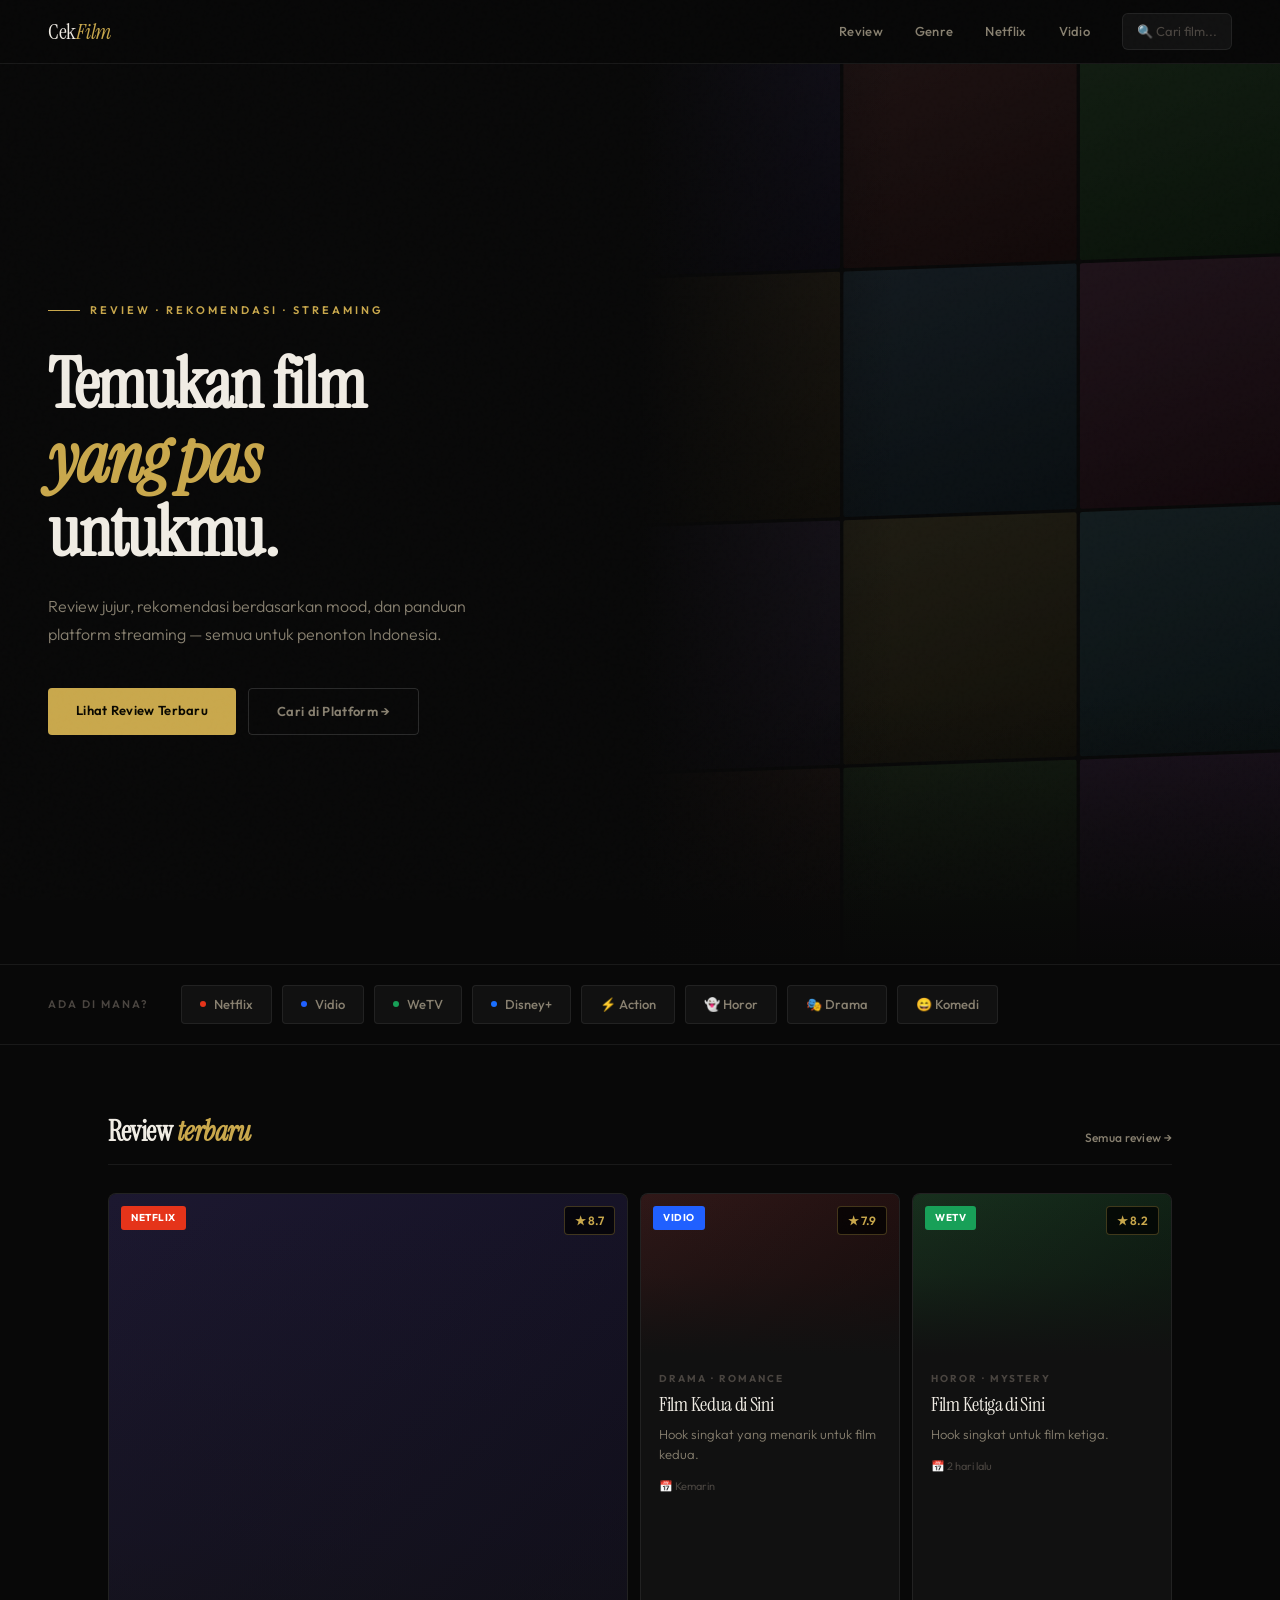
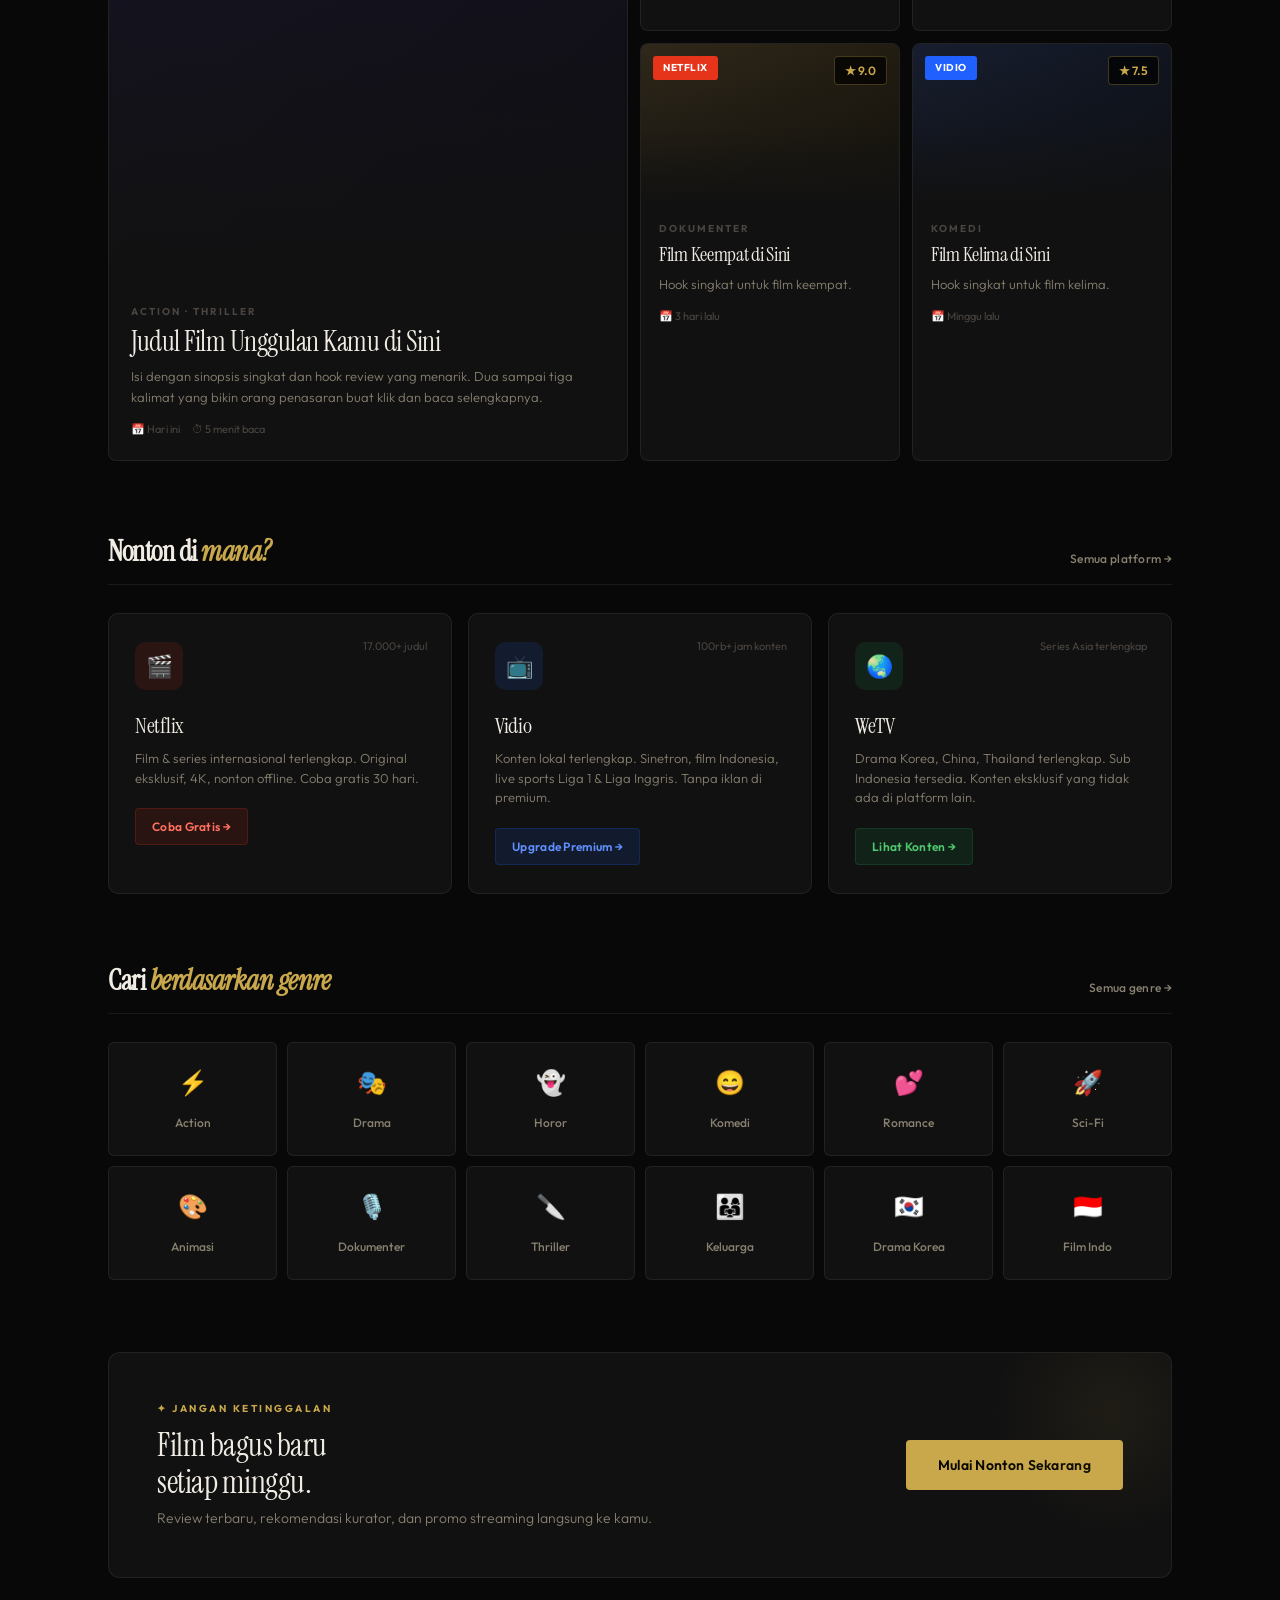
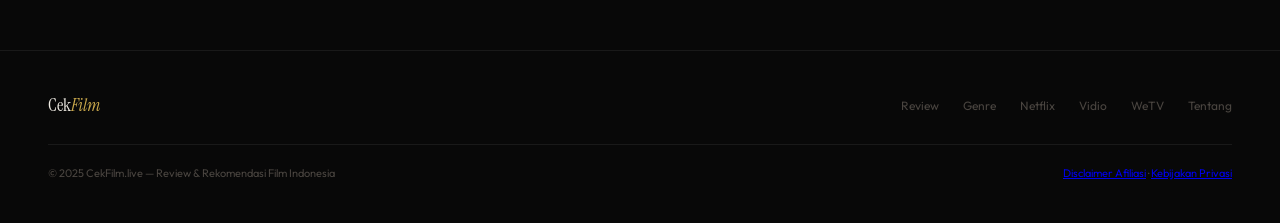
<file: index.html>
<!DOCTYPE html>
<html lang="id">
<head>
<meta charset="UTF-8">
<meta name="viewport" content="width=device-width, initial-scale=1.0">
<title>CekFilm — Review & Rekomendasi Film Indonesia</title>
<meta name="description" content="Review film terpercaya, rekomendasi genre, dan panduan platform streaming terbaik untuk penonton Indonesia.">
<link href="https://fonts.googleapis.com/css2?family=Instrument+Serif:ital@0;1&family=Outfit:wght@300;400;500;600;700&display=swap" rel="stylesheet">
<style>
  :root {
    --bg: #080808;
    --surface: #111111;
    --surface2: #181818;
    --border: rgba(255,255,255,0.07);
    --border2: rgba(255,255,255,0.14);
    --text: #f0ece4;
    --sub: #888070;
    --muted: #4a4540;
    --gold: #c9a84c;
    --gold-dim: rgba(201,168,76,0.15);
    --red: #e5341a;
    --blue: #2060ff;
    --green: #18a058;
  }

  *, *::before, *::after { box-sizing: border-box; margin: 0; padding: 0; }
  html { scroll-behavior: smooth; }

  body {
    background: var(--bg);
    color: var(--text);
    font-family: 'Outfit', sans-serif;
    font-size: 16px;
    line-height: 1.6;
    overflow-x: hidden;
  }

  /* GRAIN OVERLAY */
  body::before {
    content: '';
    position: fixed; inset: 0;
    background-image: url("data:image/svg+xml,%3Csvg viewBox='0 0 256 256' xmlns='http://www.w3.org/2000/svg'%3E%3Cfilter id='noise'%3E%3CfeTurbulence type='fractalNoise' baseFrequency='0.9' numOctaves='4' stitchTiles='stitch'/%3E%3C/filter%3E%3Crect width='100%25' height='100%25' filter='url(%23noise)' opacity='0.04'/%3E%3C/svg%3E");
    pointer-events: none; z-index: 9999; opacity: 0.4;
  }

  /* NAV */
  nav {
    position: fixed; top: 0; left: 0; right: 0; z-index: 100;
    display: flex; align-items: center; justify-content: space-between;
    padding: 0 48px;
    height: 64px;
    background: rgba(8,8,8,0.85);
    backdrop-filter: blur(20px);
    border-bottom: 1px solid var(--border);
  }
  .logo {
    font-family: 'Instrument Serif', serif;
    font-size: 22px;
    color: var(--text);
    text-decoration: none;
    letter-spacing: -0.3px;
  }
  .logo em { color: var(--gold); font-style: italic; }
  .nav-links {
    display: flex; align-items: center; gap: 32px;
  }
  .nav-links a {
    color: var(--sub);
    text-decoration: none;
    font-size: 13px;
    font-weight: 500;
    letter-spacing: 0.3px;
    transition: color .2s;
  }
  .nav-links a:hover { color: var(--text); }
  .nav-search {
    display: flex; align-items: center; gap: 8px;
    background: var(--surface);
    border: 1px solid var(--border);
    border-radius: 6px;
    padding: 7px 14px;
    font-size: 13px;
    color: var(--muted);
    cursor: pointer;
    transition: border-color .2s;
  }
  .nav-search:hover { border-color: var(--border2); }

  /* HERO */
  .hero {
    padding-top: 64px;
    min-height: 100vh;
    display: grid;
    grid-template-columns: 1fr 1fr;
    align-items: center;
    gap: 0;
    position: relative;
    overflow: hidden;
  }
  .hero-left {
    padding: 80px 48px 80px 48px;
    position: relative; z-index: 2;
  }
  .hero-eyebrow {
    display: inline-flex; align-items: center; gap: 10px;
    margin-bottom: 28px;
  }
  .eyebrow-line {
    width: 32px; height: 1px;
    background: var(--gold);
  }
  .eyebrow-text {
    font-size: 11px; font-weight: 600;
    letter-spacing: 3px; text-transform: uppercase;
    color: var(--gold);
  }
  .hero h1 {
    font-family: 'Instrument Serif', serif;
    font-size: clamp(52px, 5.5vw, 80px);
    line-height: 1.05;
    letter-spacing: -1.5px;
    margin-bottom: 24px;
    color: var(--text);
  }
  .hero h1 em { font-style: italic; color: var(--gold); }
  .hero-desc {
    font-size: 16px; color: var(--sub);
    font-weight: 300; line-height: 1.7;
    max-width: 420px; margin-bottom: 40px;
  }
  .hero-actions { display: flex; gap: 12px; flex-wrap: wrap; }
  .btn {
    display: inline-block;
    font-family: 'Outfit', sans-serif;
    font-size: 13px; font-weight: 600;
    padding: 12px 28px;
    border-radius: 4px;
    text-decoration: none;
    border: none; cursor: pointer;
    transition: all .2s;
    letter-spacing: 0.3px;
  }
  .btn-gold {
    background: var(--gold);
    color: #0a0800;
  }
  .btn-gold:hover { background: #dbb85a; transform: translateY(-1px); }
  .btn-ghost {
    background: transparent;
    color: var(--sub);
    border: 1px solid var(--border2);
  }
  .btn-ghost:hover { border-color: rgba(255,255,255,0.3); color: var(--text); }

  .hero-right {
    height: 100vh;
    position: relative;
    overflow: hidden;
  }
  .hero-film-mosaic {
    position: absolute; inset: 0;
    display: grid;
    grid-template-columns: repeat(3, 1fr);
    grid-template-rows: repeat(4, 1fr);
    gap: 3px;
    opacity: 0.6;
    transform: skewY(-2deg) scale(1.1);
    transform-origin: center;
  }
  .mosaic-cell {
    border-radius: 2px;
    transition: opacity .3s;
  }
  .mosaic-cell:hover { opacity: 0.8; }
  .mc1 { background: linear-gradient(160deg, #1e1a2e 0%, #0d0a18 100%); }
  .mc2 { background: linear-gradient(160deg, #2e1a1a 0%, #180a0a 100%); }
  .mc3 { background: linear-gradient(160deg, #1a2e1a 0%, #0a180a 100%); }
  .mc4 { background: linear-gradient(160deg, #2e261a 0%, #18140a 100%); }
  .mc5 { background: linear-gradient(160deg, #1a262e 0%, #0a1318 100%); }
  .mc6 { background: linear-gradient(160deg, #2e1a26 0%, #18080d 100%); }
  .mc7 { background: linear-gradient(160deg, #261e2e 0%, #130f18 100%); }
  .mc8 { background: linear-gradient(160deg, #2e2a1a 0%, #18150a 100%); }
  .mc9 { background: linear-gradient(160deg, #1a2a2e 0%, #0a1518 100%); }
  .mc10 { background: linear-gradient(160deg, #2e1e1a 0%, #180f0a 100%); }
  .mc11 { background: linear-gradient(160deg, #1e2e1a 0%, #0f180a 100%); }
  .mc12 { background: linear-gradient(160deg, #2a1a2e 0%, #150a18 100%); }
  .hero-right-fade {
    position: absolute; inset: 0;
    background: linear-gradient(to right, var(--bg) 0%, transparent 40%),
                linear-gradient(to top, var(--bg) 0%, transparent 30%);
    z-index: 1;
  }

  /* PLATFORM STRIP */
  .platform-strip {
    border-top: 1px solid var(--border);
    border-bottom: 1px solid var(--border);
    padding: 20px 48px;
    display: flex; align-items: center; gap: 0;
    overflow-x: auto;
  }
  .platform-strip::-webkit-scrollbar { display: none; }
  .strip-label {
    font-size: 11px; font-weight: 600;
    letter-spacing: 2px; text-transform: uppercase;
    color: var(--muted);
    margin-right: 32px;
    white-space: nowrap;
    flex-shrink: 0;
  }
  .platform-pills { display: flex; gap: 10px; }
  .platform-pill {
    display: inline-flex; align-items: center; gap: 8px;
    padding: 8px 18px;
    background: var(--surface);
    border: 1px solid var(--border);
    border-radius: 4px;
    font-size: 13px; font-weight: 500;
    color: var(--sub);
    text-decoration: none;
    white-space: nowrap;
    transition: all .2s;
    flex-shrink: 0;
  }
  .platform-pill:hover { border-color: var(--border2); color: var(--text); }
  .platform-pill .dot { width: 6px; height: 6px; border-radius: 50%; flex-shrink: 0; }
  .dot-red { background: var(--red); }
  .dot-blue { background: var(--blue); }
  .dot-green { background: var(--green); }
  .dot-orange { background: #ff6b00; }

  /* MAIN CONTENT */
  .main { max-width: 1160px; margin: 0 auto; padding: 0 48px; }

  /* SECTION HEADER */
  .sec-header {
    display: flex; align-items: flex-end; justify-content: space-between;
    margin-bottom: 28px;
    padding-bottom: 16px;
    border-bottom: 1px solid var(--border);
  }
  .sec-title {
    font-family: 'Instrument Serif', serif;
    font-size: 28px; letter-spacing: -0.5px;
    line-height: 1.1;
  }
  .sec-title em { font-style: italic; color: var(--gold); }
  .sec-link {
    font-size: 12px; font-weight: 500;
    color: var(--sub); text-decoration: none;
    letter-spacing: 0.3px;
    transition: color .2s;
  }
  .sec-link:hover { color: var(--text); }

  /* REVIEW GRID */
  .reviews-section { padding: 72px 0 56px; }
  .review-grid {
    display: grid;
    grid-template-columns: 2fr 1fr 1fr;
    grid-template-rows: auto auto;
    gap: 12px;
  }
  .review-card {
    background: var(--surface);
    border: 1px solid var(--border);
    border-radius: 8px;
    overflow: hidden;
    text-decoration: none;
    display: block;
    transition: border-color .25s, transform .25s;
    position: relative;
  }
  .review-card:hover { border-color: var(--border2); transform: translateY(-2px); }
  .review-card.featured {
    grid-row: 1 / 3;
    display: flex; flex-direction: column;
  }
  .card-poster {
    width: 100%; aspect-ratio: 16/10;
    position: relative; overflow: hidden;
    flex-shrink: 0;
  }
  .review-card.featured .card-poster { aspect-ratio: 3/4; flex: 1; }
  .poster-bg {
    position: absolute; inset: 0;
    transition: transform .4s;
  }
  .review-card:hover .poster-bg { transform: scale(1.03); }
  .poster-overlay {
    position: absolute; inset: 0;
    background: linear-gradient(to top, rgba(17,17,17,1) 0%, rgba(17,17,17,0.3) 50%, transparent 100%);
  }
  .poster-rating {
    position: absolute; top: 12px; right: 12px;
    background: rgba(0,0,0,0.7);
    backdrop-filter: blur(8px);
    border: 1px solid rgba(201,168,76,0.3);
    border-radius: 4px;
    padding: 4px 10px;
    font-size: 12px; font-weight: 600;
    color: var(--gold);
    display: flex; align-items: center; gap: 4px;
  }
  .poster-platform {
    position: absolute; top: 12px; left: 12px;
    padding: 4px 10px;
    border-radius: 3px;
    font-size: 10px; font-weight: 700;
    letter-spacing: 0.5px; text-transform: uppercase;
  }
  .pp-red { background: var(--red); color: #fff; }
  .pp-blue { background: var(--blue); color: #fff; }
  .pp-green { background: var(--green); color: #fff; }
  .card-body { padding: 16px 18px 18px; }
  .review-card.featured .card-body { padding: 20px 22px 22px; }
  .card-genre {
    font-size: 10px; font-weight: 700;
    letter-spacing: 2px; text-transform: uppercase;
    color: var(--muted);
    margin-bottom: 6px;
  }
  .card-title {
    font-family: 'Instrument Serif', serif;
    font-size: 20px; line-height: 1.15;
    letter-spacing: -0.3px;
    color: var(--text);
    margin-bottom: 8px;
  }
  .review-card.featured .card-title { font-size: 28px; letter-spacing: -0.5px; }
  .card-excerpt {
    font-size: 13px; color: var(--sub);
    line-height: 1.55; font-weight: 300;
    display: -webkit-box;
    -webkit-line-clamp: 2;
    -webkit-box-orient: vertical;
    overflow: hidden;
    margin-bottom: 14px;
  }
  .review-card.featured .card-excerpt { -webkit-line-clamp: 3; }
  .card-meta {
    display: flex; align-items: center; gap: 12px;
    font-size: 11px; color: var(--muted);
  }
  .card-meta span { display: flex; align-items: center; gap: 4px; }
  .p1 { background: linear-gradient(135deg, #1c1830 0%, #0e0c1a 100%); }
  .p2 { background: linear-gradient(135deg, #301818 0%, #1a0c0c 100%); }
  .p3 { background: linear-gradient(135deg, #18301e 0%, #0c1a10 100%); }
  .p4 { background: linear-gradient(135deg, #30281a 0%, #1a160c 100%); }
  .p5 { background: linear-gradient(135deg, #181e30 0%, #0c1018 100%); }

  /* PLATFORM SECTION */
  .platform-section { padding: 20px 0 72px; }
  .platform-grid {
    display: grid;
    grid-template-columns: repeat(3, 1fr);
    gap: 16px;
  }
  .platform-card {
    border: 1px solid var(--border);
    border-radius: 10px;
    padding: 28px 26px;
    text-decoration: none;
    display: block;
    position: relative;
    overflow: hidden;
    transition: border-color .25s, transform .2s;
    background: var(--surface);
  }
  .platform-card:hover { transform: translateY(-3px); }
  .platform-card::before {
    content: '';
    position: absolute; top: 0; left: 0; right: 0;
    height: 2px;
    transition: opacity .25s;
    opacity: 0;
  }
  .platform-card:hover::before { opacity: 1; }
  .pc-netflix::before { background: var(--red); }
  .pc-vidio::before { background: var(--blue); }
  .pc-wetv::before { background: var(--green); }
  .pc-netflix:hover { border-color: rgba(229,52,26,0.25); }
  .pc-vidio:hover { border-color: rgba(32,96,255,0.25); }
  .pc-wetv:hover { border-color: rgba(24,160,88,0.25); }
  .pc-icon {
    width: 48px; height: 48px;
    border-radius: 10px;
    display: flex; align-items: center; justify-content: center;
    font-size: 22px;
    margin-bottom: 18px;
  }
  .ic-red { background: rgba(229,52,26,0.12); }
  .ic-blue { background: rgba(32,96,255,0.12); }
  .ic-green { background: rgba(24,160,88,0.12); }
  .pc-name {
    font-family: 'Instrument Serif', serif;
    font-size: 22px; letter-spacing: -0.3px;
    margin-bottom: 6px; color: var(--text);
  }
  .pc-desc {
    font-size: 13px; color: var(--sub);
    line-height: 1.5; font-weight: 300;
    margin-bottom: 20px;
  }
  .pc-cta {
    display: inline-flex; align-items: center; gap: 6px;
    font-size: 12px; font-weight: 600;
    letter-spacing: 0.3px;
    padding: 8px 16px;
    border-radius: 4px;
    transition: opacity .2s;
  }
  .pc-cta:hover { opacity: 0.8; }
  .cta-red { background: rgba(229,52,26,0.12); color: #ff7060; border: 1px solid rgba(229,52,26,0.2); }
  .cta-blue { background: rgba(32,96,255,0.12); color: #6090ff; border: 1px solid rgba(32,96,255,0.2); }
  .cta-green { background: rgba(24,160,88,0.12); color: #50c870; border: 1px solid rgba(24,160,88,0.2); }
  .pc-count {
    position: absolute; top: 24px; right: 24px;
    font-size: 11px; color: var(--muted);
  }

  /* GENRE SECTION */
  .genre-section { padding: 0 0 72px; }
  .genre-grid {
    display: grid;
    grid-template-columns: repeat(6, 1fr);
    gap: 10px;
  }
  .genre-card {
    background: var(--surface);
    border: 1px solid var(--border);
    border-radius: 6px;
    padding: 20px 16px;
    text-align: center;
    text-decoration: none;
    transition: all .2s;
    display: block;
  }
  .genre-card:hover {
    border-color: var(--gold-dim);
    background: rgba(201,168,76,0.04);
    transform: translateY(-2px);
  }
  .genre-emoji { font-size: 24px; display: block; margin-bottom: 8px; }
  .genre-name { font-size: 12px; font-weight: 500; color: var(--sub); }
  .genre-card:hover .genre-name { color: var(--text); }

  /* NEWSLETTER / CTA BANNER */
  .cta-banner {
    margin: 0 0 72px;
    background: var(--surface);
    border: 1px solid var(--border);
    border-radius: 12px;
    padding: 48px;
    display: flex; align-items: center;
    justify-content: space-between;
    gap: 32px;
    position: relative;
    overflow: hidden;
  }
  .cta-banner::before {
    content: '';
    position: absolute; top: -60px; right: -60px;
    width: 240px; height: 240px;
    border-radius: 50%;
    background: radial-gradient(circle, rgba(201,168,76,0.08) 0%, transparent 70%);
    pointer-events: none;
  }
  .cta-banner-left { flex: 1; }
  .cta-banner-eyebrow {
    font-size: 10px; font-weight: 700;
    letter-spacing: 2.5px; text-transform: uppercase;
    color: var(--gold);
    margin-bottom: 10px;
  }
  .cta-banner-title {
    font-family: 'Instrument Serif', serif;
    font-size: 32px; letter-spacing: -0.5px;
    line-height: 1.15; margin-bottom: 8px;
  }
  .cta-banner-sub {
    font-size: 14px; color: var(--sub);
    font-weight: 300; line-height: 1.5;
  }
  .cta-banner-right { flex-shrink: 0; }

  /* FOOTER */
  footer {
    border-top: 1px solid var(--border);
    padding: 40px 48px;
    display: flex; align-items: center;
    justify-content: space-between;
    gap: 24px;
    flex-wrap: wrap;
  }
  .footer-logo {
    font-family: 'Instrument Serif', serif;
    font-size: 18px; color: var(--text);
    text-decoration: none;
  }
  .footer-logo em { color: var(--gold); font-style: italic; }
  .footer-links {
    display: flex; gap: 24px; flex-wrap: wrap;
  }
  .footer-links a {
    font-size: 12px; color: var(--muted);
    text-decoration: none; transition: color .2s;
  }
  .footer-links a:hover { color: var(--sub); }
  .footer-copy {
    font-size: 11px; color: var(--muted);
    width: 100%;
    padding-top: 20px;
    border-top: 1px solid var(--border);
    display: flex; justify-content: space-between; align-items: center;
    flex-wrap: wrap; gap: 8px;
  }

  /* ANIMATIONS */
  @keyframes fadeUp {
    from { opacity: 0; transform: translateY(24px); }
    to { opacity: 1; transform: translateY(0); }
  }
  .hero-left > * {
    opacity: 0;
    animation: fadeUp .7s forwards;
  }
  .hero-eyebrow { animation-delay: .1s; }
  .hero h1 { animation-delay: .2s; }
  .hero-desc { animation-delay: .3s; }
  .hero-actions { animation-delay: .4s; }

  @media (max-width: 900px) {
    nav { padding: 0 20px; }
    .hero { grid-template-columns: 1fr; min-height: auto; }
    .hero-left { padding: 100px 20px 48px; }
    .hero-right { display: none; }
    .platform-strip { padding: 16px 20px; }
    .main { padding: 0 20px; }
    .review-grid { grid-template-columns: 1fr 1fr; }
    .review-card.featured { grid-row: auto; grid-column: 1 / -1; }
    .platform-grid { grid-template-columns: 1fr; }
    .genre-grid { grid-template-columns: repeat(3, 1fr); }
    .cta-banner { flex-direction: column; padding: 32px 24px; }
    footer { padding: 32px 20px; }
  }
</style>
<!-- Google tag (gtag.js) -->
<script async src="https://www.googletagmanager.com/gtag/js?id=G-X715FGME3F"></script>
<script>
  window.dataLayer = window.dataLayer || [];
  function gtag(){dataLayer.push(arguments);}
  gtag('js', new Date());

  gtag('config', 'G-X715FGME3F');
</script>
  
</head>
<body>

<!-- NAV -->
<nav>
  <a href="/" class="logo">Cek<em>Film</em></a>
  <div class="nav-links">
    <a href="/review">Review</a>
    <a href="/genre">Genre</a>
    <a href="/netflix">Netflix</a>
    <a href="/vidio">Vidio</a>
    <div class="nav-search">🔍 Cari film...</div>
  </div>
</nav>

<!-- HERO -->
<div class="hero">
  <div class="hero-left">
    <div class="hero-eyebrow">
      <div class="eyebrow-line"></div>
      <span class="eyebrow-text">Review · Rekomendasi · Streaming</span>
    </div>
    <h1>Temukan film<br><em>yang pas</em><br>untukmu.</h1>
    <p class="hero-desc">Review jujur, rekomendasi berdasarkan mood, dan panduan platform streaming — semua untuk penonton Indonesia.</p>
    <div class="hero-actions">
      <a href="/review" class="btn btn-gold">Lihat Review Terbaru</a>
      <a href="#platform" class="btn btn-ghost">Cari di Platform →</a>
    </div>
  </div>
  <div class="hero-right">
    <div class="hero-film-mosaic">
      <div class="mosaic-cell mc1"></div>
      <div class="mosaic-cell mc2"></div>
      <div class="mosaic-cell mc3"></div>
      <div class="mosaic-cell mc4"></div>
      <div class="mosaic-cell mc5"></div>
      <div class="mosaic-cell mc6"></div>
      <div class="mosaic-cell mc7"></div>
      <div class="mosaic-cell mc8"></div>
      <div class="mosaic-cell mc9"></div>
      <div class="mosaic-cell mc10"></div>
      <div class="mosaic-cell mc11"></div>
      <div class="mosaic-cell mc12"></div>
    </div>
    <div class="hero-right-fade"></div>
  </div>
</div>

<!-- PLATFORM STRIP -->
<div class="platform-strip">
  <span class="strip-label">Ada di mana?</span>
  <div class="platform-pills">
    <a href="/netflix" class="platform-pill"><span class="dot dot-red"></span>Netflix</a>
    <a href="/vidio" class="platform-pill"><span class="dot dot-blue"></span>Vidio</a>
    <a href="/wetv" class="platform-pill"><span class="dot dot-green"></span>WeTV</a>
    <a href="/disney" class="platform-pill"><span class="dot" style="background:#1a6fff"></span>Disney+</a>
    <a href="/genre/action" class="platform-pill">⚡ Action</a>
    <a href="/genre/horror" class="platform-pill">👻 Horor</a>
    <a href="/genre/drama" class="platform-pill">🎭 Drama</a>
    <a href="/genre/komedi" class="platform-pill">😄 Komedi</a>
  </div>
</div>

<!-- MAIN -->
<div class="main">

  <!-- REVIEW TERBARU -->
  <section class="reviews-section">
    <div class="sec-header">
      <h2 class="sec-title">Review <em>terbaru</em></h2>
      <a href="/review" class="sec-link">Semua review →</a>
    </div>
    <div class="review-grid">

      <!-- Featured card -->
      <a href="/review/film-1" class="review-card featured">
        <div class="card-poster">
          <div class="poster-bg p1"></div>
          <div class="poster-overlay"></div>
          <div class="poster-rating">★ 8.7</div>
          <div class="poster-platform pp-red">Netflix</div>
        </div>
        <div class="card-body">
          <div class="card-genre">Action · Thriller</div>
          <div class="card-title">Judul Film Unggulan Kamu di Sini</div>
          <div class="card-excerpt">Isi dengan sinopsis singkat dan hook review yang menarik. Dua sampai tiga kalimat yang bikin orang penasaran buat klik dan baca selengkapnya.</div>
          <div class="card-meta">
            <span>📅 Hari ini</span>
            <span>⏱ 5 menit baca</span>
          </div>
        </div>
      </a>

      <!-- Small cards -->
      <a href="/review/film-2" class="review-card">
        <div class="card-poster">
          <div class="poster-bg p2"></div>
          <div class="poster-overlay"></div>
          <div class="poster-rating">★ 7.9</div>
          <div class="poster-platform pp-blue">Vidio</div>
        </div>
        <div class="card-body">
          <div class="card-genre">Drama · Romance</div>
          <div class="card-title">Film Kedua di Sini</div>
          <div class="card-excerpt">Hook singkat yang menarik untuk film kedua.</div>
          <div class="card-meta"><span>📅 Kemarin</span></div>
        </div>
      </a>

      <a href="/review/film-3" class="review-card">
        <div class="card-poster">
          <div class="poster-bg p3"></div>
          <div class="poster-overlay"></div>
          <div class="poster-rating">★ 8.2</div>
          <div class="poster-platform pp-green">WeTV</div>
        </div>
        <div class="card-body">
          <div class="card-genre">Horor · Mystery</div>
          <div class="card-title">Film Ketiga di Sini</div>
          <div class="card-excerpt">Hook singkat untuk film ketiga.</div>
          <div class="card-meta"><span>📅 2 hari lalu</span></div>
        </div>
      </a>

      <a href="/review/film-4" class="review-card">
        <div class="card-poster">
          <div class="poster-bg p4"></div>
          <div class="poster-overlay"></div>
          <div class="poster-rating">★ 9.0</div>
          <div class="poster-platform pp-red">Netflix</div>
        </div>
        <div class="card-body">
          <div class="card-genre">Dokumenter</div>
          <div class="card-title">Film Keempat di Sini</div>
          <div class="card-excerpt">Hook singkat untuk film keempat.</div>
          <div class="card-meta"><span>📅 3 hari lalu</span></div>
        </div>
      </a>

      <a href="/review/film-5" class="review-card">
        <div class="card-poster">
          <div class="poster-bg p5"></div>
          <div class="poster-overlay"></div>
          <div class="poster-rating">★ 7.5</div>
          <div class="poster-platform pp-blue">Vidio</div>
        </div>
        <div class="card-body">
          <div class="card-genre">Komedi</div>
          <div class="card-title">Film Kelima di Sini</div>
          <div class="card-excerpt">Hook singkat untuk film kelima.</div>
          <div class="card-meta"><span>📅 Minggu lalu</span></div>
        </div>
      </a>

    </div>
  </section>

  <!-- PLATFORM SECTION -->
  <section class="platform-section" id="platform">
    <div class="sec-header">
      <h2 class="sec-title">Nonton di <em>mana?</em></h2>
      <a href="#" class="sec-link">Semua platform →</a>
    </div>
    <div class="platform-grid">
      <a href="/netflix" class="platform-card pc-netflix">
        <div class="pc-count">17.000+ judul</div>
        <div class="pc-icon ic-red">🎬</div>
        <div class="pc-name">Netflix</div>
        <div class="pc-desc">Film & series internasional terlengkap. Original eksklusif, 4K, nonton offline. Coba gratis 30 hari.</div>
        <span class="pc-cta cta-red">Coba Gratis →</span>
      </a>
      <a href="/vidio" class="platform-card pc-vidio">
        <div class="pc-count">100rb+ jam konten</div>
        <div class="pc-icon ic-blue">📺</div>
        <div class="pc-name">Vidio</div>
        <div class="pc-desc">Konten lokal terlengkap. Sinetron, film Indonesia, live sports Liga 1 & Liga Inggris. Tanpa iklan di premium.</div>
        <span class="pc-cta cta-blue">Upgrade Premium →</span>
      </a>
      <a href="/wetv" class="platform-card pc-wetv">
        <div class="pc-count">Series Asia terlengkap</div>
        <div class="pc-icon ic-green">🌏</div>
        <div class="pc-name">WeTV</div>
        <div class="pc-desc">Drama Korea, China, Thailand terlengkap. Sub Indonesia tersedia. Konten eksklusif yang tidak ada di platform lain.</div>
        <span class="pc-cta cta-green">Lihat Konten →</span>
      </a>
    </div>
  </section>

  <!-- GENRE SECTION -->
  <section class="genre-section">
    <div class="sec-header">
      <h2 class="sec-title">Cari <em>berdasarkan genre</em></h2>
      <a href="/genre" class="sec-link">Semua genre →</a>
    </div>
    <div class="genre-grid">
      <a href="/genre/action" class="genre-card">
        <span class="genre-emoji">⚡</span>
        <span class="genre-name">Action</span>
      </a>
      <a href="/genre/drama" class="genre-card">
        <span class="genre-emoji">🎭</span>
        <span class="genre-name">Drama</span>
      </a>
      <a href="/genre/horror" class="genre-card">
        <span class="genre-emoji">👻</span>
        <span class="genre-name">Horor</span>
      </a>
      <a href="/genre/komedi" class="genre-card">
        <span class="genre-emoji">😄</span>
        <span class="genre-name">Komedi</span>
      </a>
      <a href="/genre/romance" class="genre-card">
        <span class="genre-emoji">💕</span>
        <span class="genre-name">Romance</span>
      </a>
      <a href="/genre/sci-fi" class="genre-card">
        <span class="genre-emoji">🚀</span>
        <span class="genre-name">Sci-Fi</span>
      </a>
      <a href="/genre/animasi" class="genre-card">
        <span class="genre-emoji">🎨</span>
        <span class="genre-name">Animasi</span>
      </a>
      <a href="/genre/dokumenter" class="genre-card">
        <span class="genre-emoji">🎙️</span>
        <span class="genre-name">Dokumenter</span>
      </a>
      <a href="/genre/thriller" class="genre-card">
        <span class="genre-emoji">🔪</span>
        <span class="genre-name">Thriller</span>
      </a>
      <a href="/genre/keluarga" class="genre-card">
        <span class="genre-emoji">👨‍👩‍👧</span>
        <span class="genre-name">Keluarga</span>
      </a>
      <a href="/genre/korea" class="genre-card">
        <span class="genre-emoji">🇰🇷</span>
        <span class="genre-name">Drama Korea</span>
      </a>
      <a href="/genre/indonesia" class="genre-card">
        <span class="genre-emoji">🇮🇩</span>
        <span class="genre-name">Film Indo</span>
      </a>
    </div>
  </section>

  <!-- CTA BANNER -->
  <div class="cta-banner">
    <div class="cta-banner-left">
      <div class="cta-banner-eyebrow">✦ Jangan ketinggalan</div>
      <div class="cta-banner-title">Film bagus baru<br>setiap minggu.</div>
      <div class="cta-banner-sub">Review terbaru, rekomendasi kurator, dan promo streaming langsung ke kamu.</div>
    </div>
    <div class="cta-banner-right">
      <a href="#" class="btn btn-gold" style="font-size:14px;padding:14px 32px">Mulai Nonton Sekarang</a>
    </div>
  </div>

</div>

<!-- FOOTER -->
<footer>
  <a href="/" class="footer-logo">Cek<em>Film</em></a>
  <div class="footer-links">
    <a href="/review">Review</a>
    <a href="/genre">Genre</a>
    <a href="/netflix">Netflix</a>
    <a href="/vidio">Vidio</a>
    <a href="/wetv">WeTV</a>
    <a href="/tentang">Tentang</a>
  </div>
  <div class="footer-copy">
    <span>© 2025 CekFilm.live — Review & Rekomendasi Film Indonesia</span>
    <span><a href="/disclaimer">Disclaimer Afiliasi</a> · <a href="/privasi">Kebijakan Privasi</a></span>
  </div>
</footer>

</body>
</html>
</file>
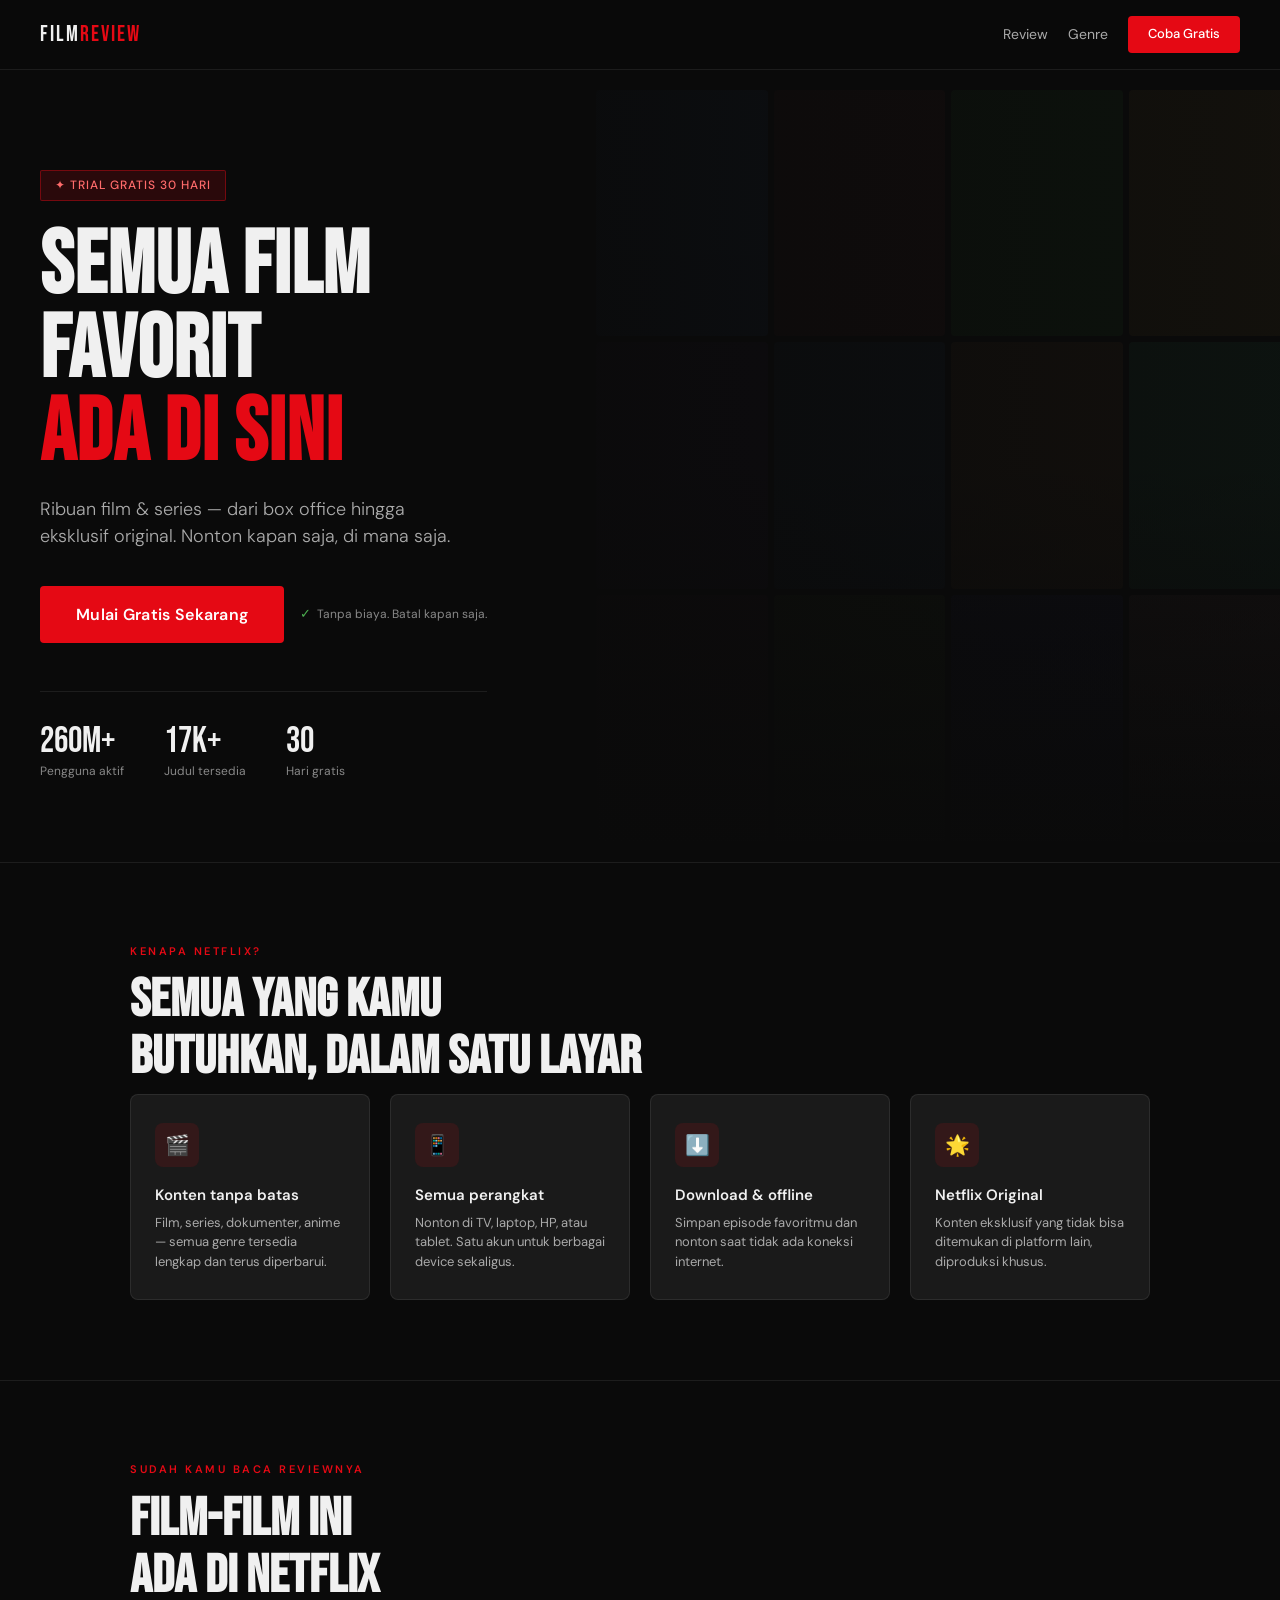
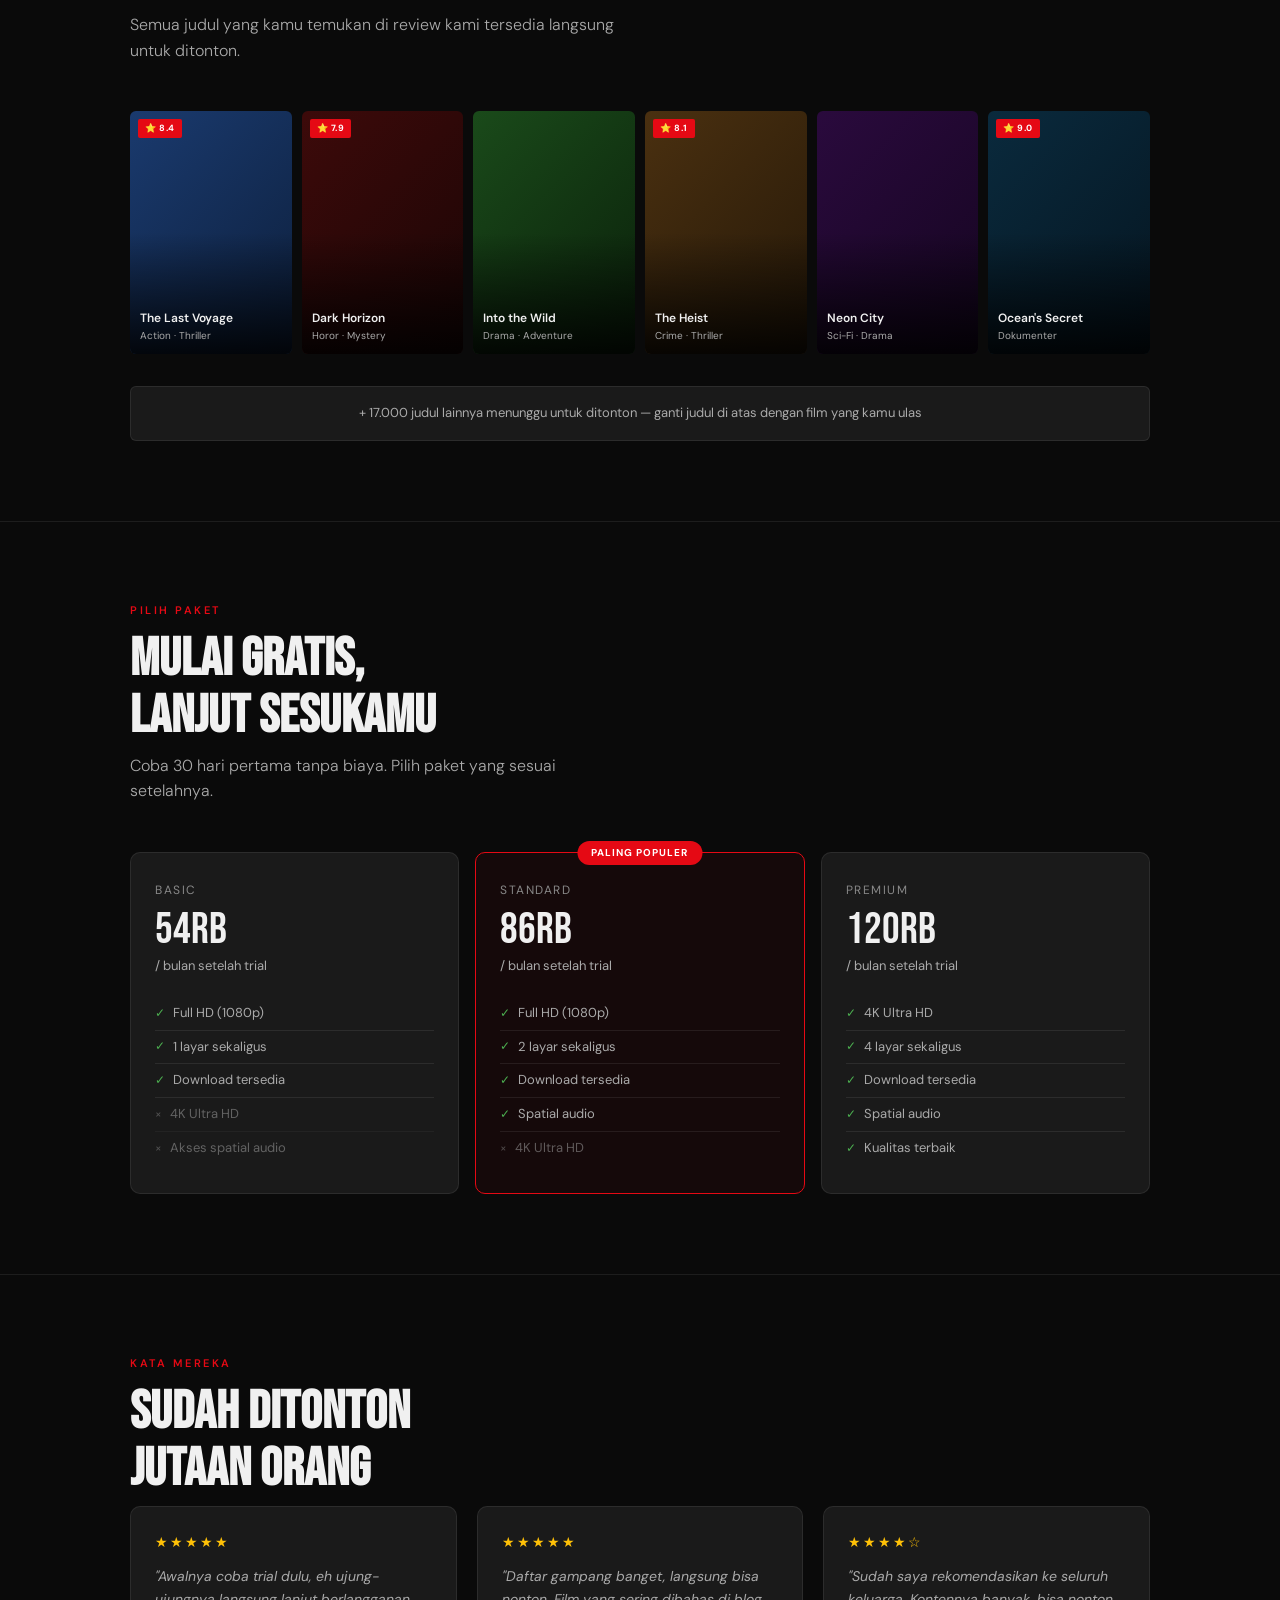
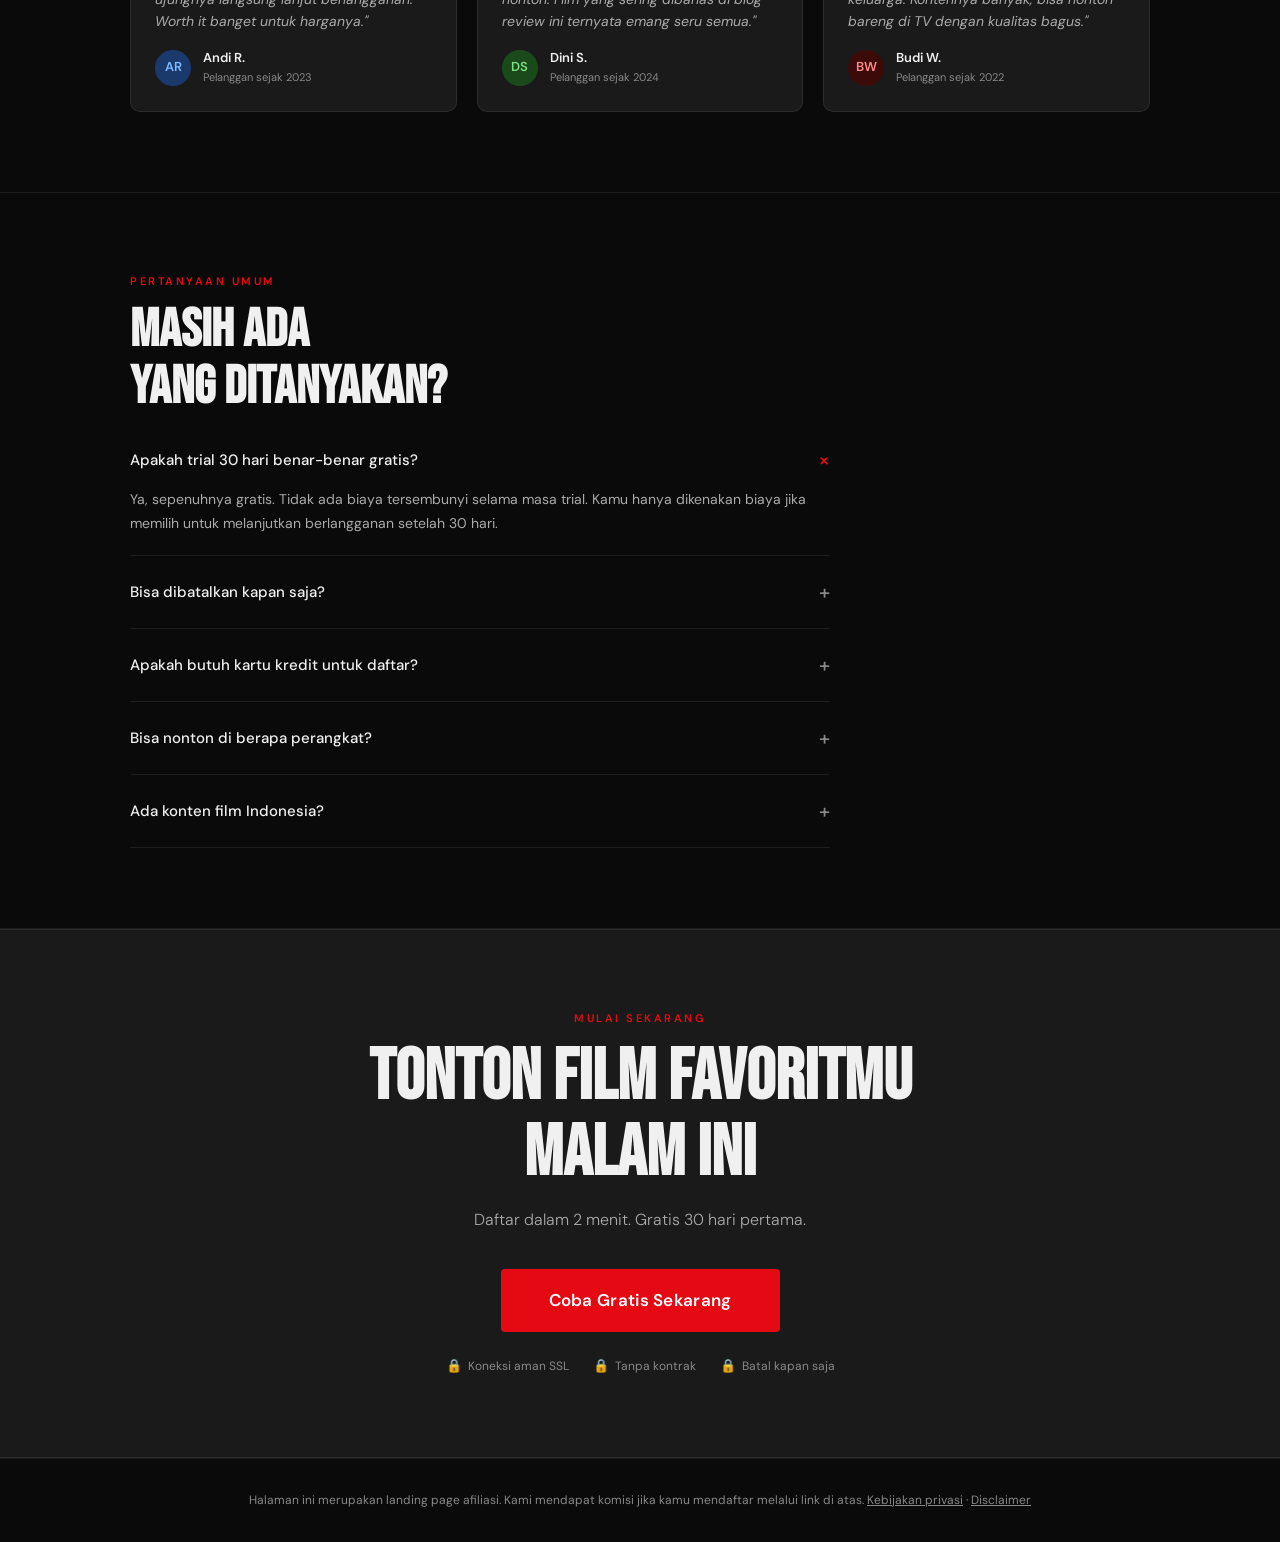
<file: netflix/index.html>
<!DOCTYPE html>
<html lang="id">
<head>
<meta charset="UTF-8">
<meta name="viewport" content="width=device-width, initial-scale=1.0">
<title>Nonton Ribuan Film Favorit — Gratis 30 Hari</title>
<link href="https://fonts.googleapis.com/css2?family=Bebas+Neue&family=DM+Sans:wght@300;400;500;600&display=swap" rel="stylesheet">
<style>
  :root {
    --red: #E50914;
    --red-dark: #b00710;
    --black: #0a0a0a;
    --dark: #141414;
    --card: #1a1a1a;
    --muted: #888;
    --text: #f0f0f0;
    --sub: #aaa;
    --border: rgba(255,255,255,0.08);
  }
  *, *::before, *::after { box-sizing: border-box; margin: 0; padding: 0; }
  html { scroll-behavior: smooth; }
  body {
    background: var(--black);
    color: var(--text);
    font-family: 'DM Sans', sans-serif;
    font-size: 16px;
    line-height: 1.6;
    overflow-x: hidden;
  }

  /* NAV */
  nav {
    position: sticky; top: 0; z-index: 100;
    display: flex; align-items: center; justify-content: space-between;
    padding: 16px 40px;
    background: rgba(10,10,10,0.92);
    backdrop-filter: blur(12px);
    border-bottom: 1px solid var(--border);
  }
  .nav-logo {
    font-family: 'Bebas Neue', sans-serif;
    font-size: 22px;
    letter-spacing: 2px;
    color: var(--text);
  }
  .nav-logo span { color: var(--red); }
  nav a {
    color: var(--sub);
    text-decoration: none;
    font-size: 14px;
    transition: color .2s;
  }
  nav a:hover { color: var(--text); }
  .nav-cta {
    background: var(--red);
    color: #fff !important;
    padding: 8px 20px;
    border-radius: 4px;
    font-weight: 500;
    font-size: 13px;
    transition: background .2s !important;
  }
  .nav-cta:hover { background: var(--red-dark) !important; }

  /* HERO */
  .hero {
    position: relative;
    min-height: 88vh;
    display: flex;
    align-items: center;
    padding: 80px 40px 60px;
    overflow: hidden;
  }
  .hero-bg {
    position: absolute; inset: 0;
    background:
      linear-gradient(to right, rgba(10,10,10,0.97) 40%, rgba(10,10,10,0.5) 100%),
      linear-gradient(to top, rgba(10,10,10,1) 0%, transparent 50%);
    z-index: 1;
  }
  .hero-film-grid {
    position: absolute; right: -20px; top: 0; bottom: 0;
    width: 55%;
    display: grid;
    grid-template-columns: repeat(4, 1fr);
    grid-template-rows: repeat(3, 1fr);
    gap: 6px;
    opacity: 0.35;
    padding: 20px 0;
    z-index: 0;
  }
  .hero-film-grid div {
    border-radius: 4px;
    background: var(--card);
    overflow: hidden;
  }
  .hero-film-grid div:nth-child(1) { background: #1e3a5f; }
  .hero-film-grid div:nth-child(2) { background: #3d1a1a; }
  .hero-film-grid div:nth-child(3) { background: #1a3d1a; }
  .hero-film-grid div:nth-child(4) { background: #3d3018; }
  .hero-film-grid div:nth-child(5) { background: #2a1a3d; }
  .hero-film-grid div:nth-child(6) { background: #1a2a3d; }
  .hero-film-grid div:nth-child(7) { background: #3d2a1a; }
  .hero-film-grid div:nth-child(8) { background: #1a3d2a; }
  .hero-film-grid div:nth-child(9) { background: #3d1a2a; }
  .hero-film-grid div:nth-child(10) { background: #2a3d1a; }
  .hero-film-grid div:nth-child(11) { background: #1a1a3d; }
  .hero-film-grid div:nth-child(12) { background: #3d2a2a; }

  .hero-content {
    position: relative; z-index: 2;
    max-width: 560px;
  }
  .hero-badge {
    display: inline-block;
    background: rgba(229,9,20,0.15);
    border: 1px solid rgba(229,9,20,0.4);
    color: #ff6b6b;
    font-size: 12px;
    font-weight: 500;
    letter-spacing: 1px;
    text-transform: uppercase;
    padding: 5px 14px;
    border-radius: 2px;
    margin-bottom: 24px;
  }
  .hero h1 {
    font-family: 'Bebas Neue', sans-serif;
    font-size: clamp(52px, 8vw, 88px);
    line-height: 0.95;
    letter-spacing: 1px;
    margin-bottom: 20px;
  }
  .hero h1 span { color: var(--red); }
  .hero-sub {
    font-size: 18px;
    color: var(--sub);
    font-weight: 300;
    margin-bottom: 36px;
    max-width: 420px;
    line-height: 1.5;
  }
  .hero-cta-wrap { display: flex; align-items: center; gap: 16px; flex-wrap: wrap; }
  .btn-primary {
    display: inline-block;
    background: var(--red);
    color: #fff;
    font-size: 16px;
    font-weight: 600;
    padding: 16px 36px;
    border-radius: 4px;
    text-decoration: none;
    letter-spacing: 0.3px;
    transition: background .2s, transform .15s;
    border: none; cursor: pointer;
  }
  .btn-primary:hover { background: var(--red-dark); transform: translateY(-1px); }
  .hero-micro {
    font-size: 12px;
    color: var(--muted);
    display: flex; align-items: center; gap: 6px;
  }
  .hero-micro::before { content: '✓'; color: #4caf50; font-size: 13px; }
  .hero-stats {
    display: flex; gap: 40px;
    margin-top: 48px;
    padding-top: 32px;
    border-top: 1px solid var(--border);
  }
  .stat-item { text-align: left; }
  .stat-num {
    font-family: 'Bebas Neue', sans-serif;
    font-size: 36px;
    color: var(--text);
    line-height: 1;
  }
  .stat-label { font-size: 12px; color: var(--muted); margin-top: 2px; }

  /* SECTION WRAPPER */
  section { padding: 80px 40px; max-width: 1100px; margin: 0 auto; }
  .section-label {
    font-size: 11px;
    font-weight: 600;
    letter-spacing: 2.5px;
    text-transform: uppercase;
    color: var(--red);
    margin-bottom: 12px;
  }
  .section-title {
    font-family: 'Bebas Neue', sans-serif;
    font-size: clamp(36px, 5vw, 54px);
    line-height: 1.05;
    margin-bottom: 8px;
  }
  .section-sub {
    font-size: 16px;
    color: var(--sub);
    font-weight: 300;
    max-width: 500px;
    margin-bottom: 48px;
  }

  /* BENEFITS */
  .benefits-grid {
    display: grid;
    grid-template-columns: repeat(auto-fit, minmax(220px, 1fr));
    gap: 20px;
  }
  .benefit-card {
    background: var(--card);
    border: 1px solid var(--border);
    border-radius: 8px;
    padding: 28px 24px;
    transition: border-color .2s;
  }
  .benefit-card:hover { border-color: rgba(229,9,20,0.3); }
  .benefit-icon {
    width: 44px; height: 44px;
    background: rgba(229,9,20,0.12);
    border-radius: 8px;
    display: flex; align-items: center; justify-content: center;
    font-size: 20px;
    margin-bottom: 16px;
  }
  .benefit-title { font-size: 15px; font-weight: 600; margin-bottom: 6px; }
  .benefit-desc { font-size: 13px; color: var(--sub); line-height: 1.5; }

  /* FILM HIGHLIGHT */
  .film-grid {
    display: grid;
    grid-template-columns: repeat(auto-fill, minmax(140px, 1fr));
    gap: 10px;
    margin-bottom: 32px;
  }
  .film-card {
    border-radius: 6px;
    overflow: hidden;
    background: var(--card);
    aspect-ratio: 2/3;
    position: relative;
    cursor: pointer;
    transition: transform .2s;
  }
  .film-card:hover { transform: scale(1.03); z-index: 1; }
  .film-card-bg {
    position: absolute; inset: 0;
    display: flex; align-items: flex-end;
  }
  .film-card-overlay {
    position: absolute; inset: 0;
    background: linear-gradient(to top, rgba(0,0,0,0.85) 0%, transparent 50%);
  }
  .film-card-info {
    position: relative; z-index: 1;
    padding: 10px;
    width: 100%;
  }
  .film-card-title { font-size: 12px; font-weight: 600; line-height: 1.2; }
  .film-card-genre {
    font-size: 10px;
    color: var(--sub);
    margin-top: 3px;
  }
  .film-card-badge {
    position: absolute;
    top: 8px; left: 8px;
    background: var(--red);
    color: #fff;
    font-size: 9px;
    font-weight: 700;
    padding: 2px 7px;
    border-radius: 2px;
    text-transform: uppercase;
    letter-spacing: 0.5px;
  }
  .fc1 { background: linear-gradient(135deg, #1a3a6e 0%, #0d1f3c 100%); }
  .fc2 { background: linear-gradient(135deg, #3d0a0a 0%, #1a0505 100%); }
  .fc3 { background: linear-gradient(135deg, #1a4a1a 0%, #0a200a 100%); }
  .fc4 { background: linear-gradient(135deg, #4a3010 0%, #251808 100%); }
  .fc5 { background: linear-gradient(135deg, #2a0a3d 0%, #150520 100%); }
  .fc6 { background: linear-gradient(135deg, #0a2a3d 0%, #051520 100%); }
  .film-note {
    text-align: center;
    font-size: 13px;
    color: var(--sub);
    padding: 16px;
    background: var(--card);
    border-radius: 6px;
    border: 1px solid var(--border);
  }

  /* PRICING */
  .pricing-grid {
    display: grid;
    grid-template-columns: repeat(auto-fit, minmax(200px, 1fr));
    gap: 16px;
  }
  .price-card {
    background: var(--card);
    border: 1px solid var(--border);
    border-radius: 10px;
    padding: 28px 24px;
    position: relative;
    transition: border-color .2s;
  }
  .price-card.featured {
    border-color: var(--red);
    background: rgba(229,9,20,0.05);
  }
  .price-badge {
    position: absolute; top: -12px; left: 50%; transform: translateX(-50%);
    background: var(--red);
    color: #fff;
    font-size: 10px;
    font-weight: 700;
    padding: 4px 14px;
    border-radius: 20px;
    letter-spacing: 1px;
    text-transform: uppercase;
    white-space: nowrap;
  }
  .price-tier { font-size: 12px; color: var(--muted); text-transform: uppercase; letter-spacing: 1.5px; margin-bottom: 8px; }
  .price-amount {
    font-family: 'Bebas Neue', sans-serif;
    font-size: 44px;
    line-height: 1;
    margin-bottom: 4px;
  }
  .price-period { font-size: 13px; color: var(--sub); margin-bottom: 20px; }
  .price-features { list-style: none; }
  .price-features li {
    font-size: 13px;
    color: var(--sub);
    padding: 6px 0;
    border-bottom: 1px solid var(--border);
    display: flex; align-items: center; gap: 8px;
  }
  .price-features li:last-child { border-bottom: none; }
  .price-features li::before { content: '✓'; color: #4caf50; font-size: 12px; flex-shrink: 0; }
  .price-features li.no::before { content: '×'; color: var(--muted); }
  .price-features li.no { opacity: 0.5; }

  /* TESTIMONIALS */
  .testi-grid {
    display: grid;
    grid-template-columns: repeat(auto-fit, minmax(280px, 1fr));
    gap: 20px;
  }
  .testi-card {
    background: var(--card);
    border: 1px solid var(--border);
    border-radius: 10px;
    padding: 24px;
  }
  .testi-stars { color: #ffc107; font-size: 14px; margin-bottom: 12px; letter-spacing: 2px; }
  .testi-text { font-size: 14px; color: var(--sub); line-height: 1.6; margin-bottom: 16px; font-style: italic; }
  .testi-author { display: flex; align-items: center; gap: 12px; }
  .testi-avatar {
    width: 36px; height: 36px; border-radius: 50%;
    display: flex; align-items: center; justify-content: center;
    font-size: 13px; font-weight: 600;
    flex-shrink: 0;
  }
  .av1 { background: #1a3a6e; color: #7eb8ff; }
  .av2 { background: #1a4a1a; color: #7edd7e; }
  .av3 { background: #3d0a0a; color: #ff8a8a; }
  .testi-name { font-size: 13px; font-weight: 600; }
  .testi-meta { font-size: 11px; color: var(--muted); }

  /* FAQ */
  .faq-list { max-width: 700px; }
  .faq-item {
    border-bottom: 1px solid var(--border);
    padding: 20px 0;
  }
  .faq-q {
    font-size: 15px;
    font-weight: 500;
    cursor: pointer;
    display: flex; justify-content: space-between; align-items: center;
    gap: 16px;
    user-select: none;
  }
  .faq-q:hover { color: var(--red); }
  .faq-icon { font-size: 20px; color: var(--muted); flex-shrink: 0; transition: transform .2s; }
  .faq-a {
    font-size: 14px;
    color: var(--sub);
    line-height: 1.7;
    max-height: 0;
    overflow: hidden;
    transition: max-height .3s ease, padding .3s;
  }
  .faq-item.open .faq-a { max-height: 200px; padding-top: 12px; }
  .faq-item.open .faq-icon { transform: rotate(45deg); color: var(--red); }

  /* FINAL CTA */
  .final-cta {
    text-align: center;
    background: var(--card);
    border-top: 1px solid var(--border);
    border-bottom: 1px solid var(--border);
    padding: 80px 40px;
  }
  .final-cta .section-title { margin-bottom: 16px; }
  .final-cta .section-sub { margin: 0 auto 36px; }
  .trust-badges {
    display: flex; align-items: center; justify-content: center;
    gap: 24px; flex-wrap: wrap;
    margin-top: 24px;
  }
  .trust-badge {
    font-size: 12px;
    color: var(--muted);
    display: flex; align-items: center; gap: 6px;
  }
  .trust-badge::before { content: '🔒'; font-size: 13px; }

  /* FOOTER */
  footer {
    padding: 32px 40px;
    text-align: center;
    font-size: 12px;
    color: var(--muted);
    border-top: 1px solid var(--border);
  }
  footer a { color: var(--muted); text-decoration: underline; }

  /* DIVIDER FULL WIDTH */
  .full-divider { border: none; border-top: 1px solid var(--border); }

  @media (max-width: 600px) {
    nav { padding: 14px 20px; }
    .hero { padding: 60px 20px 40px; }
    section { padding: 60px 20px; }
    .hero-stats { gap: 24px; }
    .hero-film-grid { display: none; }
    .hero-bg { background: linear-gradient(to bottom, rgba(10,10,10,0.9), rgba(10,10,10,1)); }
  }
</style>
  <!-- Google tag (gtag.js) -->
<script async src="https://www.googletagmanager.com/gtag/js?id=G-X715FGME3F"></script>
<script>
  window.dataLayer = window.dataLayer || [];
  function gtag(){dataLayer.push(arguments);}
  gtag('js', new Date());

  gtag('config', 'G-X715FGME3F');
</script>
</head>
<body>

<!-- NAV -->
<nav>
  <div class="nav-logo">Film<span>Review</span></div>
  <div style="display:flex;gap:20px;align-items:center">
    <a href="#">Review</a>
    <a href="#">Genre</a>
    <a href="#" class="nav-cta">Coba Gratis</a>
  </div>
</nav>

<!-- HERO -->
<div class="hero">
  <div class="hero-bg"></div>
  <div class="hero-film-grid">
    <div></div><div></div><div></div><div></div>
    <div></div><div></div><div></div><div></div>
    <div></div><div></div><div></div><div></div>
  </div>
  <div class="hero-content">
    <div class="hero-badge">✦ Trial Gratis 30 Hari</div>
    <h1>Semua Film<br>Favorit<br><span>Ada di Sini</span></h1>
    <p class="hero-sub">Ribuan film & series — dari box office hingga eksklusif original. Nonton kapan saja, di mana saja.</p>
    <div class="hero-cta-wrap">
      <a href="#cta" class="btn-primary">Mulai Gratis Sekarang</a>
      <span class="hero-micro">Tanpa biaya. Batal kapan saja.</span>
    </div>
    <div class="hero-stats">
      <div class="stat-item">
        <div class="stat-num">260M+</div>
        <div class="stat-label">Pengguna aktif</div>
      </div>
      <div class="stat-item">
        <div class="stat-num">17K+</div>
        <div class="stat-label">Judul tersedia</div>
      </div>
      <div class="stat-item">
        <div class="stat-num">30</div>
        <div class="stat-label">Hari gratis</div>
      </div>
    </div>
  </div>
</div>

<hr class="full-divider">

<!-- BENEFITS -->
<section>
  <div class="section-label">Kenapa Netflix?</div>
  <h2 class="section-title">Semua yang kamu<br>butuhkan, dalam satu layar</h2>
  <div class="benefits-grid">
    <div class="benefit-card">
      <div class="benefit-icon">🎬</div>
      <div class="benefit-title">Konten tanpa batas</div>
      <div class="benefit-desc">Film, series, dokumenter, anime — semua genre tersedia lengkap dan terus diperbarui.</div>
    </div>
    <div class="benefit-card">
      <div class="benefit-icon">📱</div>
      <div class="benefit-title">Semua perangkat</div>
      <div class="benefit-desc">Nonton di TV, laptop, HP, atau tablet. Satu akun untuk berbagai device sekaligus.</div>
    </div>
    <div class="benefit-card">
      <div class="benefit-icon">⬇️</div>
      <div class="benefit-title">Download & offline</div>
      <div class="benefit-desc">Simpan episode favoritmu dan nonton saat tidak ada koneksi internet.</div>
    </div>
    <div class="benefit-card">
      <div class="benefit-icon">🌟</div>
      <div class="benefit-title">Netflix Original</div>
      <div class="benefit-desc">Konten eksklusif yang tidak bisa ditemukan di platform lain, diproduksi khusus.</div>
    </div>
  </div>
</section>

<hr class="full-divider">

<!-- FILM HIGHLIGHT -->
<section>
  <div class="section-label">Sudah kamu baca reviewnya</div>
  <h2 class="section-title">Film-film ini<br>ada di Netflix</h2>
  <p class="section-sub">Semua judul yang kamu temukan di review kami tersedia langsung untuk ditonton.</p>
  <div class="film-grid">
    <div class="film-card fc1">
      <div class="film-card-bg">
        <div class="film-card-overlay"></div>
        <div class="film-card-info">
          <div class="film-card-title">The Last Voyage</div>
          <div class="film-card-genre">Action · Thriller</div>
        </div>
      </div>
      <div class="film-card-badge">⭐ 8.4</div>
    </div>
    <div class="film-card fc2">
      <div class="film-card-bg">
        <div class="film-card-overlay"></div>
        <div class="film-card-info">
          <div class="film-card-title">Dark Horizon</div>
          <div class="film-card-genre">Horor · Mystery</div>
        </div>
      </div>
      <div class="film-card-badge">⭐ 7.9</div>
    </div>
    <div class="film-card fc3">
      <div class="film-card-bg">
        <div class="film-card-overlay"></div>
        <div class="film-card-info">
          <div class="film-card-title">Into the Wild</div>
          <div class="film-card-genre">Drama · Adventure</div>
        </div>
      </div>
    </div>
    <div class="film-card fc4">
      <div class="film-card-bg">
        <div class="film-card-overlay"></div>
        <div class="film-card-info">
          <div class="film-card-title">The Heist</div>
          <div class="film-card-genre">Crime · Thriller</div>
        </div>
      </div>
      <div class="film-card-badge">⭐ 8.1</div>
    </div>
    <div class="film-card fc5">
      <div class="film-card-bg">
        <div class="film-card-overlay"></div>
        <div class="film-card-info">
          <div class="film-card-title">Neon City</div>
          <div class="film-card-genre">Sci-Fi · Drama</div>
        </div>
      </div>
    </div>
    <div class="film-card fc6">
      <div class="film-card-bg">
        <div class="film-card-overlay"></div>
        <div class="film-card-info">
          <div class="film-card-title">Ocean's Secret</div>
          <div class="film-card-genre">Dokumenter</div>
        </div>
      </div>
      <div class="film-card-badge">⭐ 9.0</div>
    </div>
  </div>
  <div class="film-note">+ 17.000 judul lainnya menunggu untuk ditonton — ganti judul di atas dengan film yang kamu ulas</div>
</section>

<hr class="full-divider">

<!-- PRICING -->
<section>
  <div class="section-label">Pilih paket</div>
  <h2 class="section-title">Mulai gratis,<br>lanjut sesukamu</h2>
  <p class="section-sub">Coba 30 hari pertama tanpa biaya. Pilih paket yang sesuai setelahnya.</p>
  <div class="pricing-grid">
    <div class="price-card">
      <div class="price-tier">Basic</div>
      <div class="price-amount">54rb</div>
      <div class="price-period">/ bulan setelah trial</div>
      <ul class="price-features">
        <li>Full HD (1080p)</li>
        <li>1 layar sekaligus</li>
        <li>Download tersedia</li>
        <li class="no">4K Ultra HD</li>
        <li class="no">Akses spatial audio</li>
      </ul>
    </div>
    <div class="price-card featured">
      <div class="price-badge">Paling populer</div>
      <div class="price-tier">Standard</div>
      <div class="price-amount">86rb</div>
      <div class="price-period">/ bulan setelah trial</div>
      <ul class="price-features">
        <li>Full HD (1080p)</li>
        <li>2 layar sekaligus</li>
        <li>Download tersedia</li>
        <li>Spatial audio</li>
        <li class="no">4K Ultra HD</li>
      </ul>
    </div>
    <div class="price-card">
      <div class="price-tier">Premium</div>
      <div class="price-amount">120rb</div>
      <div class="price-period">/ bulan setelah trial</div>
      <ul class="price-features">
        <li>4K Ultra HD</li>
        <li>4 layar sekaligus</li>
        <li>Download tersedia</li>
        <li>Spatial audio</li>
        <li>Kualitas terbaik</li>
      </ul>
    </div>
  </div>
</section>

<hr class="full-divider">

<!-- TESTIMONIALS -->
<section>
  <div class="section-label">Kata mereka</div>
  <h2 class="section-title">Sudah ditonton<br>jutaan orang</h2>
  <div class="testi-grid">
    <div class="testi-card">
      <div class="testi-stars">★★★★★</div>
      <p class="testi-text">"Awalnya coba trial dulu, eh ujung-ujungnya langsung lanjut berlangganan. Worth it banget untuk harganya."</p>
      <div class="testi-author">
        <div class="testi-avatar av1">AR</div>
        <div>
          <div class="testi-name">Andi R.</div>
          <div class="testi-meta">Pelanggan sejak 2023</div>
        </div>
      </div>
    </div>
    <div class="testi-card">
      <div class="testi-stars">★★★★★</div>
      <p class="testi-text">"Daftar gampang banget, langsung bisa nonton. Film yang sering dibahas di blog review ini ternyata emang seru semua."</p>
      <div class="testi-author">
        <div class="testi-avatar av2">DS</div>
        <div>
          <div class="testi-name">Dini S.</div>
          <div class="testi-meta">Pelanggan sejak 2024</div>
        </div>
      </div>
    </div>
    <div class="testi-card">
      <div class="testi-stars">★★★★☆</div>
      <p class="testi-text">"Sudah saya rekomendasikan ke seluruh keluarga. Kontennya banyak, bisa nonton bareng di TV dengan kualitas bagus."</p>
      <div class="testi-author">
        <div class="testi-avatar av3">BW</div>
        <div>
          <div class="testi-name">Budi W.</div>
          <div class="testi-meta">Pelanggan sejak 2022</div>
        </div>
      </div>
    </div>
  </div>
</section>

<hr class="full-divider">

<!-- FAQ -->
<section>
  <div class="section-label">Pertanyaan umum</div>
  <h2 class="section-title">Masih ada<br>yang ditanyakan?</h2>
  <div class="faq-list" id="faqList">
    <div class="faq-item open">
      <div class="faq-q">Apakah trial 30 hari benar-benar gratis? <span class="faq-icon">+</span></div>
      <div class="faq-a">Ya, sepenuhnya gratis. Tidak ada biaya tersembunyi selama masa trial. Kamu hanya dikenakan biaya jika memilih untuk melanjutkan berlangganan setelah 30 hari.</div>
    </div>
    <div class="faq-item">
      <div class="faq-q">Bisa dibatalkan kapan saja? <span class="faq-icon">+</span></div>
      <div class="faq-a">Tentu. Kamu bisa membatalkan kapan saja sebelum masa trial berakhir dan tidak akan dikenakan biaya apapun. Prosesnya mudah, bisa langsung dari pengaturan akun.</div>
    </div>
    <div class="faq-item">
      <div class="faq-q">Apakah butuh kartu kredit untuk daftar? <span class="faq-icon">+</span></div>
      <div class="faq-a">Netflix meminta metode pembayaran saat pendaftaran, namun tidak akan ditagih selama masa trial. Kamu bisa menggunakan kartu debit, kartu kredit, atau metode pembayaran lokal yang tersedia.</div>
    </div>
    <div class="faq-item">
      <div class="faq-q">Bisa nonton di berapa perangkat? <span class="faq-icon">+</span></div>
      <div class="faq-a">Tergantung paket yang dipilih — Basic: 1 layar, Standard: 2 layar, Premium: 4 layar secara bersamaan. Semua paket bisa diinstal di perangkat tidak terbatas.</div>
    </div>
    <div class="faq-item">
      <div class="faq-q">Ada konten film Indonesia? <span class="faq-icon">+</span></div>
      <div class="faq-a">Ada! Netflix menyediakan konten original Indonesia yang berkualitas, plus subtitle Bahasa Indonesia untuk sebagian besar film internasional.</div>
    </div>
  </div>
</section>

<hr class="full-divider">

<!-- FINAL CTA -->
<div class="final-cta" id="cta">
  <div class="section-label">Mulai sekarang</div>
  <h2 class="section-title" style="font-family:'Bebas Neue',sans-serif;font-size:clamp(40px,6vw,72px);line-height:1.05;margin-bottom:16px">Tonton film favoritmu<br>malam ini</h2>
  <p class="section-sub" style="margin:0 auto 36px">Daftar dalam 2 menit. Gratis 30 hari pertama.</p>
  <a href="#" class="btn-primary" style="font-size:17px;padding:18px 48px">Coba Gratis Sekarang</a>
  <div class="trust-badges">
    <span class="trust-badge">Koneksi aman SSL</span>
    <span class="trust-badge">Tanpa kontrak</span>
    <span class="trust-badge">Batal kapan saja</span>
  </div>
</div>

<!-- FOOTER -->
<footer>
  <p>Halaman ini merupakan landing page afiliasi. Kami mendapat komisi jika kamu mendaftar melalui link di atas. <a href="#">Kebijakan privasi</a> · <a href="#">Disclaimer</a></p>
</footer>

<script>
document.querySelectorAll('.faq-q').forEach(q => {
  q.addEventListener('click', () => {
    const item = q.parentElement;
    const isOpen = item.classList.contains('open');
    document.querySelectorAll('.faq-item').forEach(i => i.classList.remove('open'));
    if (!isOpen) item.classList.add('open');
  });
});
</script>
</body>
</html>
</file>
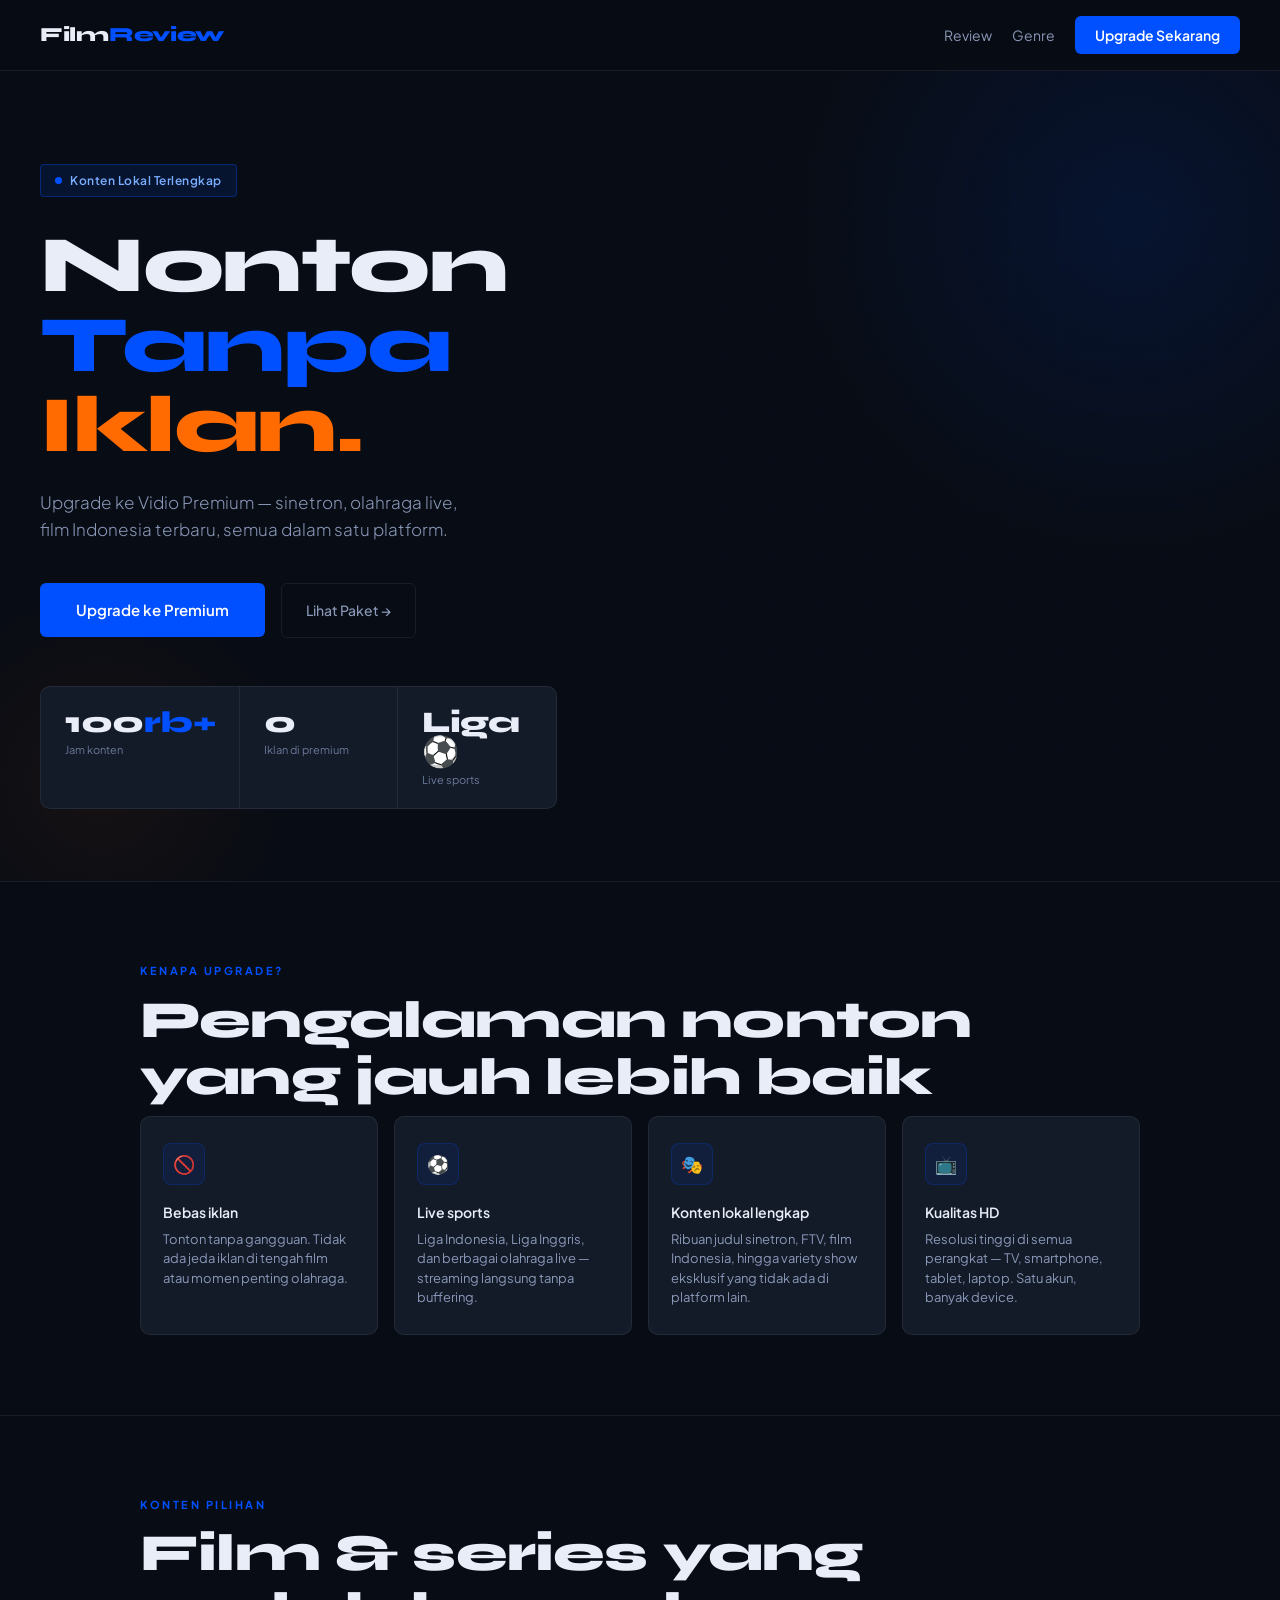
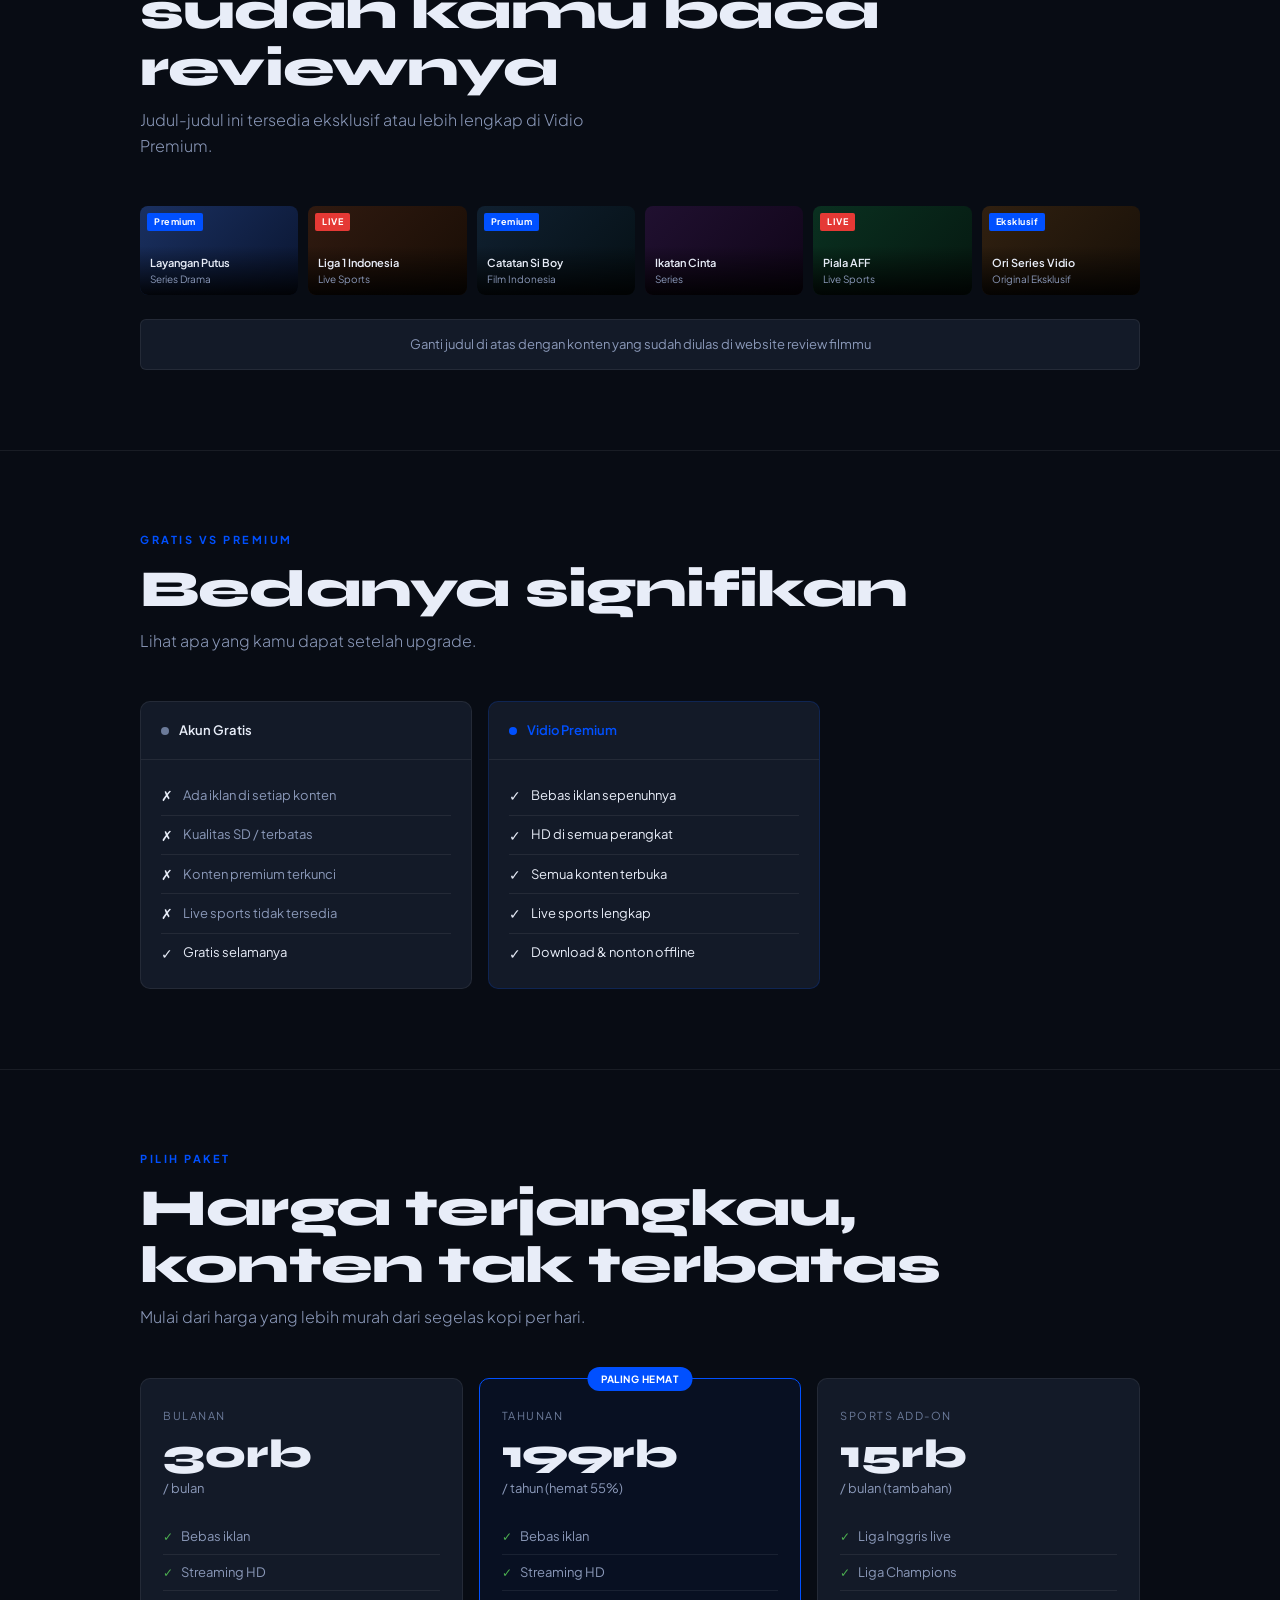
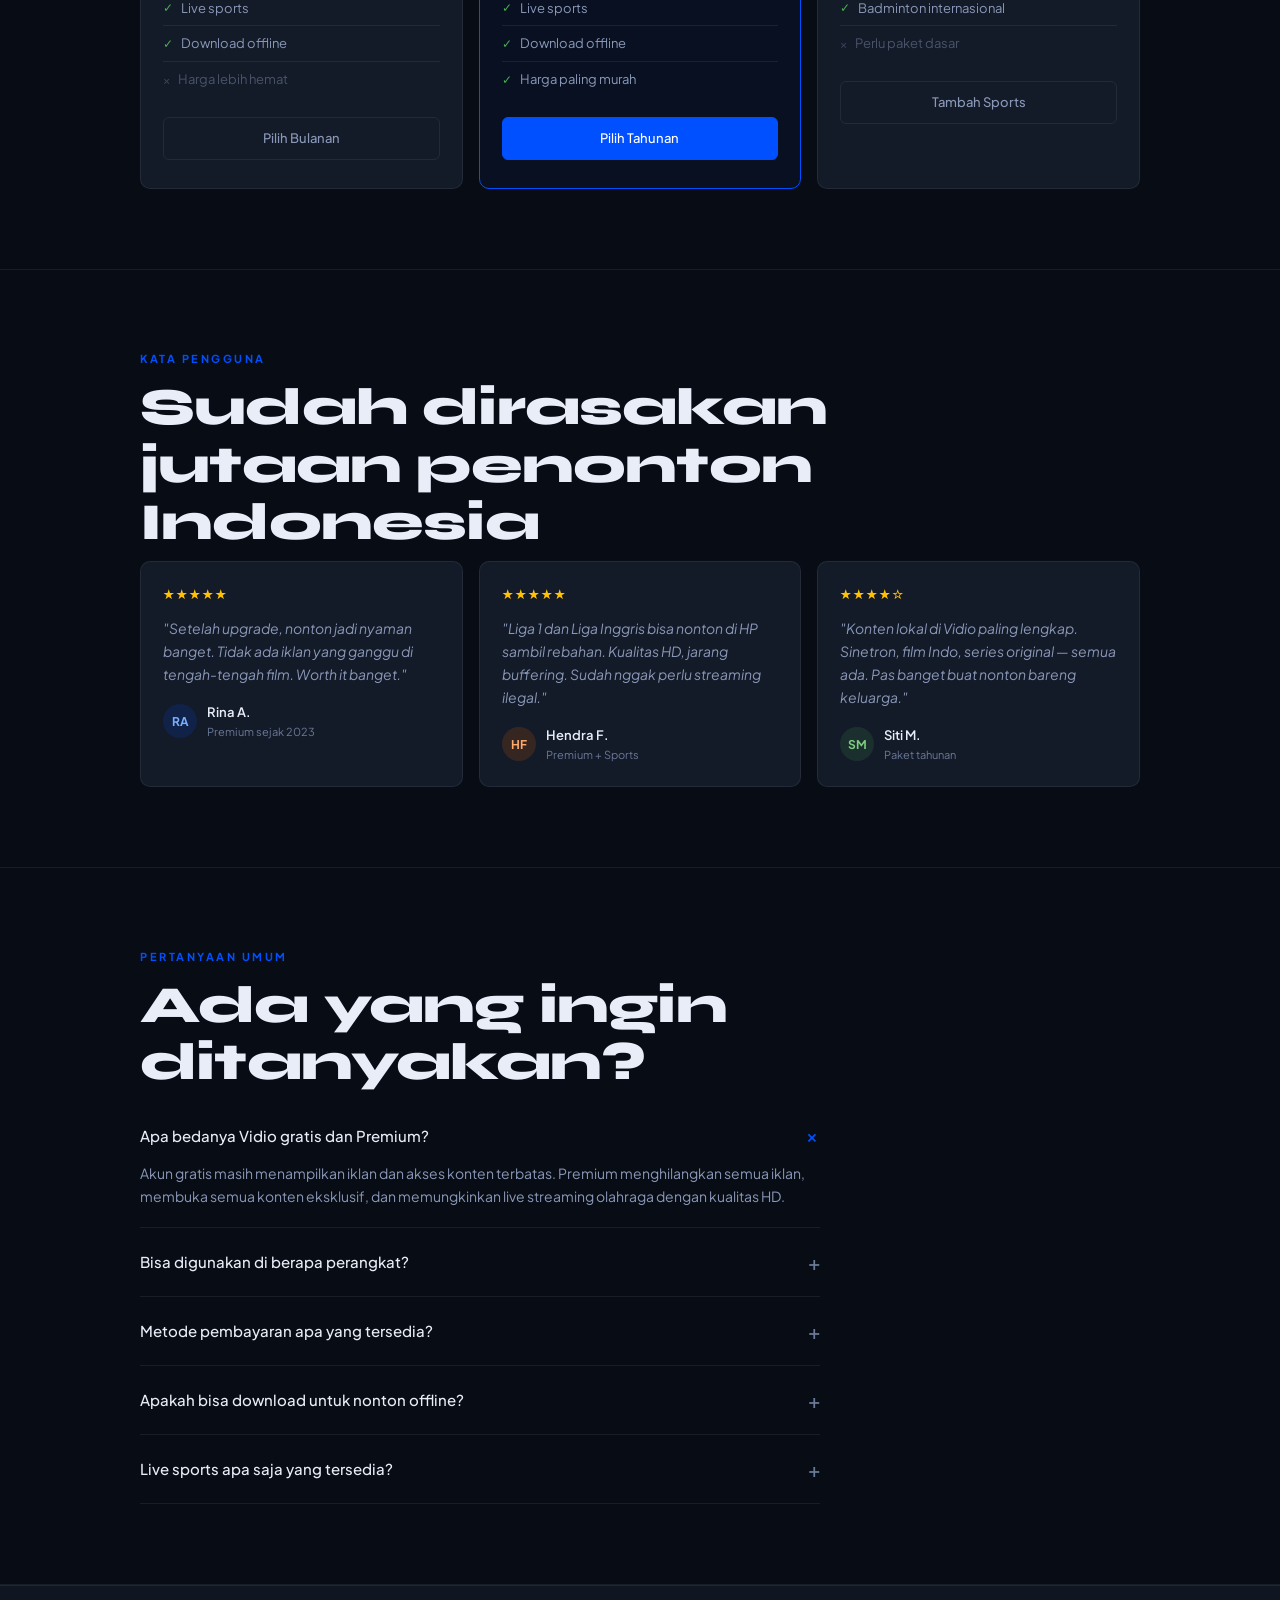
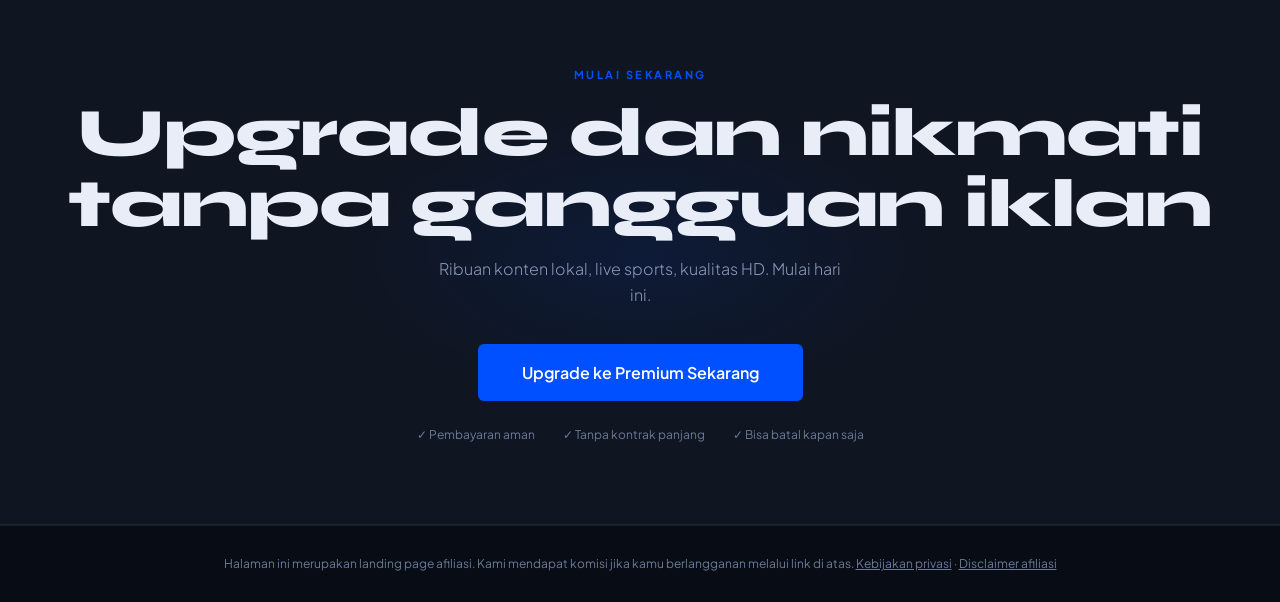
<file: vidio/index.html>
<!DOCTYPE html>
<html lang="id">
<head>
<meta charset="UTF-8">
<meta name="viewport" content="width=device-width, initial-scale=1.0">
<title>Nonton Tanpa Iklan — Upgrade Vidio Premium</title>
<link href="https://fonts.googleapis.com/css2?family=Syne:wght@400;600;700;800&family=Plus+Jakarta+Sans:wght@300;400;500;600&display=swap" rel="stylesheet">
<style>
  :root {
    --blue: #0050FF;
    --blue-mid: #0041cc;
    --blue-light: #e8efff;
    --accent: #FF6B00;
    --black: #080c14;
    --dark: #0f1521;
    --card: #131a28;
    --card2: #1a2236;
    --muted: #6b7a99;
    --sub: #8a98b8;
    --text: #e8edf8;
    --border: rgba(255,255,255,0.07);
    --border2: rgba(0,80,255,0.2);
  }
  *, *::before, *::after { box-sizing: border-box; margin: 0; padding: 0; }
  html { scroll-behavior: smooth; }
  body {
    background: var(--black);
    color: var(--text);
    font-family: 'Plus Jakarta Sans', sans-serif;
    font-size: 16px;
    line-height: 1.6;
    overflow-x: hidden;
  }

  /* NAV */
  nav {
    position: sticky; top: 0; z-index: 100;
    display: flex; align-items: center; justify-content: space-between;
    padding: 16px 40px;
    background: rgba(8,12,20,0.94);
    backdrop-filter: blur(16px);
    border-bottom: 1px solid var(--border);
  }
  .nav-logo {
    font-family: 'Syne', sans-serif;
    font-size: 20px;
    font-weight: 800;
    color: var(--text);
    letter-spacing: -0.3px;
  }
  .nav-logo span { color: var(--blue); }
  .nav-links { display: flex; gap: 20px; align-items: center; }
  .nav-links a {
    color: var(--sub);
    text-decoration: none;
    font-size: 14px;
    transition: color .2s;
  }
  .nav-links a:hover { color: var(--text); }
  .nav-cta {
    background: var(--blue);
    color: #fff !important;
    padding: 8px 20px;
    border-radius: 6px;
    font-weight: 600;
    font-size: 13px;
    transition: background .2s !important;
  }
  .nav-cta:hover { background: var(--blue-mid) !important; }

  /* HERO */
  .hero {
    position: relative;
    min-height: 90vh;
    display: flex;
    align-items: center;
    padding: 80px 40px 60px;
    overflow: hidden;
  }
  .hero-deco {
    position: absolute;
    top: -200px; right: -200px;
    width: 700px; height: 700px;
    border-radius: 50%;
    background: radial-gradient(circle, rgba(0,80,255,0.12) 0%, transparent 70%);
    pointer-events: none;
  }
  .hero-deco2 {
    position: absolute;
    bottom: -100px; left: -100px;
    width: 400px; height: 400px;
    border-radius: 50%;
    background: radial-gradient(circle, rgba(255,107,0,0.06) 0%, transparent 70%);
    pointer-events: none;
  }
  .hero-lines {
    position: absolute; right: 0; top: 0; bottom: 0;
    width: 50%;
    overflow: hidden;
    opacity: 0.15;
  }
  .hero-lines::before {
    content: '';
    position: absolute;
    top: 10%; left: 5%;
    width: 90%; height: 80%;
    background:
      repeating-linear-gradient(0deg, transparent, transparent 48px, rgba(0,80,255,0.3) 49px),
      repeating-linear-gradient(90deg, transparent, transparent 48px, rgba(0,80,255,0.3) 49px);
  }

  .hero-content {
    position: relative; z-index: 2;
    max-width: 580px;
  }
  .hero-badge {
    display: inline-flex; align-items: center; gap: 8px;
    background: rgba(0,80,255,0.12);
    border: 1px solid rgba(0,80,255,0.35);
    color: #7aaeff;
    font-size: 12px;
    font-weight: 600;
    letter-spacing: 0.5px;
    padding: 6px 14px;
    border-radius: 4px;
    margin-bottom: 28px;
  }
  .hero-badge-dot {
    width: 7px; height: 7px; border-radius: 50%;
    background: var(--blue);
    animation: pulse 2s infinite;
  }
  @keyframes pulse { 0%,100%{opacity:1;transform:scale(1)} 50%{opacity:.5;transform:scale(1.3)} }
  .hero h1 {
    font-family: 'Syne', sans-serif;
    font-size: clamp(44px, 7vw, 80px);
    font-weight: 800;
    line-height: 1.0;
    letter-spacing: -1.5px;
    margin-bottom: 24px;
  }
  .hero h1 .blue { color: var(--blue); }
  .hero h1 .accent { color: var(--accent); }
  .hero-sub {
    font-size: 17px;
    color: var(--sub);
    font-weight: 300;
    margin-bottom: 40px;
    max-width: 440px;
    line-height: 1.6;
  }
  .hero-cta-wrap { display: flex; align-items: center; gap: 16px; flex-wrap: wrap; margin-bottom: 48px; }
  .btn-primary {
    display: inline-block;
    background: var(--blue);
    color: #fff;
    font-size: 15px;
    font-weight: 600;
    padding: 15px 36px;
    border-radius: 6px;
    text-decoration: none;
    transition: background .2s, transform .15s;
    border: none; cursor: pointer;
    font-family: 'Plus Jakarta Sans', sans-serif;
  }
  .btn-primary:hover { background: var(--blue-mid); transform: translateY(-1px); }
  .btn-secondary {
    display: inline-block;
    background: transparent;
    color: var(--sub);
    font-size: 14px;
    font-weight: 500;
    padding: 15px 24px;
    border-radius: 6px;
    text-decoration: none;
    border: 1px solid var(--border);
    transition: border-color .2s, color .2s;
    cursor: pointer;
    font-family: 'Plus Jakarta Sans', sans-serif;
  }
  .btn-secondary:hover { border-color: var(--border2); color: var(--text); }
  .hero-stats {
    display: flex; gap: 0;
    background: var(--card);
    border: 1px solid var(--border);
    border-radius: 10px;
    overflow: hidden;
  }
  .stat-item {
    flex: 1;
    padding: 20px 24px;
    border-right: 1px solid var(--border);
  }
  .stat-item:last-child { border-right: none; }
  .stat-num {
    font-family: 'Syne', sans-serif;
    font-size: 30px;
    font-weight: 800;
    color: var(--text);
    line-height: 1;
    letter-spacing: -0.5px;
  }
  .stat-num span { color: var(--blue); }
  .stat-label { font-size: 11px; color: var(--muted); margin-top: 4px; }

  /* SECTION */
  section { padding: 80px 40px; max-width: 1080px; margin: 0 auto; }
  .section-label {
    font-size: 11px; font-weight: 700;
    letter-spacing: 2.5px; text-transform: uppercase;
    color: var(--blue); margin-bottom: 12px;
  }
  .section-title {
    font-family: 'Syne', sans-serif;
    font-size: clamp(32px, 4.5vw, 52px);
    font-weight: 800;
    line-height: 1.1;
    letter-spacing: -0.8px;
    margin-bottom: 10px;
  }
  .section-sub {
    font-size: 16px; color: var(--sub);
    font-weight: 300; max-width: 480px;
    margin-bottom: 48px; line-height: 1.6;
  }
  .full-divider { border: none; border-top: 1px solid var(--border); }

  /* BENEFITS */
  .benefits-grid {
    display: grid;
    grid-template-columns: repeat(auto-fit, minmax(220px, 1fr));
    gap: 16px;
  }
  .benefit-card {
    background: var(--card);
    border: 1px solid var(--border);
    border-radius: 10px;
    padding: 26px 22px;
    position: relative;
    overflow: hidden;
    transition: border-color .2s;
  }
  .benefit-card:hover { border-color: var(--border2); }
  .benefit-card::before {
    content: '';
    position: absolute; top: 0; left: 0; right: 0;
    height: 2px;
    background: var(--blue);
    opacity: 0;
    transition: opacity .2s;
  }
  .benefit-card:hover::before { opacity: 1; }
  .benefit-icon {
    width: 42px; height: 42px;
    background: rgba(0,80,255,0.1);
    border: 1px solid rgba(0,80,255,0.2);
    border-radius: 8px;
    display: flex; align-items: center; justify-content: center;
    font-size: 18px; margin-bottom: 16px;
  }
  .benefit-title { font-size: 14px; font-weight: 600; margin-bottom: 6px; }
  .benefit-desc { font-size: 13px; color: var(--sub); line-height: 1.5; }

  /* KONTEN LOKAL */
  .konten-grid {
    display: grid;
    grid-template-columns: repeat(auto-fill, minmax(150px, 1fr));
    gap: 10px;
    margin-bottom: 24px;
  }
  .konten-card {
    border-radius: 8px;
    overflow: hidden;
    background: var(--card);
    aspect-ratio: 16/9;
    position: relative;
    cursor: pointer;
    transition: transform .2s;
  }
  .konten-card:hover { transform: scale(1.04); z-index: 1; }
  .konten-bg {
    position: absolute; inset: 0;
    display: flex; align-items: flex-end;
  }
  .konten-overlay {
    position: absolute; inset: 0;
    background: linear-gradient(to top, rgba(0,0,0,0.88) 0%, transparent 55%);
  }
  .konten-info {
    position: relative; z-index: 1;
    padding: 8px 10px; width: 100%;
  }
  .konten-title { font-size: 11px; font-weight: 600; line-height: 1.2; }
  .konten-type { font-size: 10px; color: var(--sub); margin-top: 2px; }
  .konten-live {
    position: absolute; top: 7px; left: 7px;
    background: #e53935;
    color: #fff;
    font-size: 9px; font-weight: 700;
    padding: 2px 7px; border-radius: 2px;
    letter-spacing: 0.5px;
    text-transform: uppercase;
  }
  .konten-premium-tag {
    position: absolute; top: 7px; left: 7px;
    background: var(--blue);
    color: #fff;
    font-size: 9px; font-weight: 700;
    padding: 2px 7px; border-radius: 2px;
    letter-spacing: 0.5px;
  }
  .kc1 { background: linear-gradient(135deg, #1a3060 0%, #0a1530 100%); }
  .kc2 { background: linear-gradient(135deg, #301a10 0%, #180d05 100%); }
  .kc3 { background: linear-gradient(135deg, #102030 0%, #051015 100%); }
  .kc4 { background: linear-gradient(135deg, #201030 0%, #100518 100%); }
  .kc5 { background: linear-gradient(135deg, #0a3020 0%, #051810 100%); }
  .kc6 { background: linear-gradient(135deg, #302010 0%, #181008 100%); }
  .konten-note {
    text-align: center;
    font-size: 13px; color: var(--sub);
    padding: 14px;
    background: var(--card);
    border-radius: 6px;
    border: 1px solid var(--border);
  }

  /* COMPARISON */
  .compare-wrap {
    display: grid;
    grid-template-columns: 1fr 1fr;
    gap: 16px;
    max-width: 680px;
  }
  .compare-card {
    background: var(--card);
    border: 1px solid var(--border);
    border-radius: 10px;
    overflow: hidden;
  }
  .compare-card.premium { border-color: var(--border2); }
  .compare-header {
    padding: 18px 20px;
    border-bottom: 1px solid var(--border);
    display: flex; align-items: center; gap: 10px;
  }
  .compare-dot { width: 8px; height: 8px; border-radius: 50%; }
  .compare-dot.free { background: var(--muted); }
  .compare-dot.prem { background: var(--blue); }
  .compare-label { font-size: 13px; font-weight: 600; }
  .compare-body { padding: 16px 20px; }
  .compare-item {
    display: flex; align-items: center; gap: 10px;
    padding: 8px 0;
    border-bottom: 1px solid var(--border);
    font-size: 13px;
  }
  .compare-item:last-child { border-bottom: none; }
  .ci-icon { font-size: 14px; flex-shrink: 0; }
  .ci-text { color: var(--sub); }
  .ci-text.good { color: var(--text); }

  /* PRICING */
  .pricing-grid {
    display: grid;
    grid-template-columns: repeat(auto-fit, minmax(200px, 1fr));
    gap: 16px;
  }
  .price-card {
    background: var(--card);
    border: 1px solid var(--border);
    border-radius: 10px;
    padding: 28px 22px;
    position: relative;
    transition: border-color .2s;
  }
  .price-card:hover { border-color: var(--border2); }
  .price-card.featured {
    border-color: var(--blue);
    background: rgba(0,80,255,0.06);
  }
  .price-badge {
    position: absolute; top: -12px; left: 50%; transform: translateX(-50%);
    background: var(--blue);
    color: #fff;
    font-size: 10px; font-weight: 700;
    padding: 4px 14px; border-radius: 20px;
    letter-spacing: 0.5px; text-transform: uppercase;
    white-space: nowrap;
  }
  .price-tier {
    font-size: 11px; color: var(--muted);
    text-transform: uppercase; letter-spacing: 1.5px; margin-bottom: 10px;
  }
  .price-amount {
    font-family: 'Syne', sans-serif;
    font-size: 40px; font-weight: 800;
    line-height: 1; letter-spacing: -1px; margin-bottom: 4px;
  }
  .price-period { font-size: 13px; color: var(--sub); margin-bottom: 20px; }
  .price-features { list-style: none; }
  .price-features li {
    font-size: 13px; color: var(--sub);
    padding: 7px 0;
    border-bottom: 1px solid var(--border);
    display: flex; align-items: center; gap: 8px;
  }
  .price-features li:last-child { border-bottom: none; }
  .price-features li::before { content: '✓'; color: #4caf50; font-size: 12px; flex-shrink: 0; }
  .price-features li.no::before { content: '×'; color: var(--muted); }
  .price-features li.no { opacity: 0.45; }
  .price-cta {
    display: block;
    text-align: center;
    margin-top: 20px;
    background: transparent;
    border: 1px solid var(--border);
    color: var(--sub);
    font-size: 13px; font-weight: 500;
    padding: 10px;
    border-radius: 6px;
    text-decoration: none;
    transition: border-color .2s, color .2s;
    cursor: pointer;
    font-family: 'Plus Jakarta Sans', sans-serif;
  }
  .price-cta:hover { border-color: var(--border2); color: var(--text); }
  .price-cta.main {
    background: var(--blue); border-color: var(--blue);
    color: #fff;
  }
  .price-cta.main:hover { background: var(--blue-mid); border-color: var(--blue-mid); }

  /* TESTIMONIAL */
  .testi-grid {
    display: grid;
    grid-template-columns: repeat(auto-fit, minmax(260px, 1fr));
    gap: 16px;
  }
  .testi-card {
    background: var(--card);
    border: 1px solid var(--border);
    border-radius: 10px;
    padding: 22px;
    transition: border-color .2s;
  }
  .testi-card:hover { border-color: var(--border2); }
  .testi-stars { color: #ffc107; font-size: 13px; margin-bottom: 12px; letter-spacing: 2px; }
  .testi-text { font-size: 14px; color: var(--sub); line-height: 1.65; margin-bottom: 16px; font-style: italic; }
  .testi-author { display: flex; align-items: center; gap: 10px; }
  .testi-avatar {
    width: 34px; height: 34px; border-radius: 50%;
    display: flex; align-items: center; justify-content: center;
    font-size: 12px; font-weight: 700; flex-shrink: 0;
  }
  .av1 { background: rgba(0,80,255,0.15); color: #7aaeff; }
  .av2 { background: rgba(255,107,0,0.15); color: #ffaa6b; }
  .av3 { background: rgba(76,175,80,0.15); color: #7ecc80; }
  .testi-name { font-size: 13px; font-weight: 600; }
  .testi-meta { font-size: 11px; color: var(--muted); }

  /* FAQ */
  .faq-list { max-width: 680px; }
  .faq-item { border-bottom: 1px solid var(--border); padding: 18px 0; }
  .faq-q {
    font-size: 15px; font-weight: 500;
    cursor: pointer;
    display: flex; justify-content: space-between; align-items: center;
    gap: 16px; user-select: none;
    transition: color .2s;
  }
  .faq-q:hover { color: var(--blue); }
  .faq-icon { font-size: 20px; color: var(--muted); flex-shrink: 0; transition: transform .2s, color .2s; }
  .faq-a {
    font-size: 14px; color: var(--sub);
    line-height: 1.7;
    max-height: 0; overflow: hidden;
    transition: max-height .3s ease, padding .3s;
  }
  .faq-item.open .faq-a { max-height: 200px; padding-top: 10px; }
  .faq-item.open .faq-icon { transform: rotate(45deg); color: var(--blue); }

  /* FINAL CTA */
  .final-cta {
    text-align: center;
    background: var(--dark);
    border-top: 1px solid var(--border);
    border-bottom: 1px solid var(--border);
    padding: 80px 40px;
    position: relative;
    overflow: hidden;
  }
  .final-cta-deco {
    position: absolute;
    top: 50%; left: 50%; transform: translate(-50%,-50%);
    width: 600px; height: 300px;
    border-radius: 50%;
    background: radial-gradient(ellipse, rgba(0,80,255,0.1) 0%, transparent 70%);
    pointer-events: none;
  }
  .final-cta-content { position: relative; z-index: 1; }
  .trust-row {
    display: flex; align-items: center; justify-content: center;
    gap: 28px; flex-wrap: wrap;
    margin-top: 24px;
  }
  .trust-item {
    font-size: 12px; color: var(--muted);
    display: flex; align-items: center; gap: 6px;
  }
  .trust-item::before { color: #4caf50; }

  footer {
    padding: 28px 40px;
    text-align: center;
    font-size: 12px; color: var(--muted);
    border-top: 1px solid var(--border);
  }
  footer a { color: var(--muted); text-decoration: underline; }

  @media (max-width: 600px) {
    nav { padding: 14px 20px; }
    .hero { padding: 60px 20px 40px; min-height: auto; }
    section { padding: 56px 20px; }
    .hero-lines { display: none; }
    .hero-deco { display: none; }
    .compare-wrap { grid-template-columns: 1fr; }
    .stat-item { padding: 16px; }
  }
</style>
  <!-- Google tag (gtag.js) -->
<script async src="https://www.googletagmanager.com/gtag/js?id=G-X715FGME3F"></script>
<script>
  window.dataLayer = window.dataLayer || [];
  function gtag(){dataLayer.push(arguments);}
  gtag('js', new Date());

  gtag('config', 'G-X715FGME3F');
</script>
</head>
<body>

<!-- NAV -->
<nav>
  <div class="nav-logo">Film<span>Review</span></div>
  <div class="nav-links">
    <a href="#">Review</a>
    <a href="#">Genre</a>
    <a href="#cta" class="nav-cta">Upgrade Sekarang</a>
  </div>
</nav>

<!-- HERO -->
<div class="hero">
  <div class="hero-deco"></div>
  <div class="hero-deco2"></div>
  <div class="hero-lines"></div>
  <div class="hero-content">
    <div class="hero-badge">
      <span class="hero-badge-dot"></span>
      Konten Lokal Terlengkap
    </div>
    <h1>Nonton<br><span class="blue">Tanpa</span><br><span class="accent">Iklan.</span></h1>
    <p class="hero-sub">Upgrade ke Vidio Premium — sinetron, olahraga live, film Indonesia terbaru, semua dalam satu platform.</p>
    <div class="hero-cta-wrap">
      <a href="#cta" class="btn-primary">Upgrade ke Premium</a>
      <a href="#paket" class="btn-secondary">Lihat Paket →</a>
    </div>
    <div class="hero-stats">
      <div class="stat-item">
        <div class="stat-num">100<span>rb+</span></div>
        <div class="stat-label">Jam konten</div>
      </div>
      <div class="stat-item">
        <div class="stat-num">0</div>
        <div class="stat-label">Iklan di premium</div>
      </div>
      <div class="stat-item">
        <div class="stat-num">Liga<span>⚽</span></div>
        <div class="stat-label">Live sports</div>
      </div>
    </div>
  </div>
</div>

<hr class="full-divider">

<!-- BENEFITS -->
<section>
  <div class="section-label">Kenapa upgrade?</div>
  <h2 class="section-title">Pengalaman nonton<br>yang jauh lebih baik</h2>
  <div class="benefits-grid">
    <div class="benefit-card">
      <div class="benefit-icon">🚫</div>
      <div class="benefit-title">Bebas iklan</div>
      <div class="benefit-desc">Tonton tanpa gangguan. Tidak ada jeda iklan di tengah film atau momen penting olahraga.</div>
    </div>
    <div class="benefit-card">
      <div class="benefit-icon">⚽</div>
      <div class="benefit-title">Live sports</div>
      <div class="benefit-desc">Liga Indonesia, Liga Inggris, dan berbagai olahraga live — streaming langsung tanpa buffering.</div>
    </div>
    <div class="benefit-card">
      <div class="benefit-icon">🎭</div>
      <div class="benefit-title">Konten lokal lengkap</div>
      <div class="benefit-desc">Ribuan judul sinetron, FTV, film Indonesia, hingga variety show eksklusif yang tidak ada di platform lain.</div>
    </div>
    <div class="benefit-card">
      <div class="benefit-icon">📺</div>
      <div class="benefit-title">Kualitas HD</div>
      <div class="benefit-desc">Resolusi tinggi di semua perangkat — TV, smartphone, tablet, laptop. Satu akun, banyak device.</div>
    </div>
  </div>
</section>

<hr class="full-divider">

<!-- KONTEN LOKAL HIGHLIGHT -->
<section>
  <div class="section-label">Konten pilihan</div>
  <h2 class="section-title">Film & series yang<br>sudah kamu baca reviewnya</h2>
  <p class="section-sub">Judul-judul ini tersedia eksklusif atau lebih lengkap di Vidio Premium.</p>
  <div class="konten-grid">
    <div class="konten-card kc1">
      <div class="konten-bg">
        <div class="konten-overlay"></div>
        <div class="konten-info">
          <div class="konten-title">Layangan Putus</div>
          <div class="konten-type">Series Drama</div>
        </div>
      </div>
      <div class="konten-premium-tag">Premium</div>
    </div>
    <div class="konten-card kc2">
      <div class="konten-bg">
        <div class="konten-overlay"></div>
        <div class="konten-info">
          <div class="konten-title">Liga 1 Indonesia</div>
          <div class="konten-type">Live Sports</div>
        </div>
      </div>
      <div class="konten-live">Live</div>
    </div>
    <div class="konten-card kc3">
      <div class="konten-bg">
        <div class="konten-overlay"></div>
        <div class="konten-info">
          <div class="konten-title">Catatan Si Boy</div>
          <div class="konten-type">Film Indonesia</div>
        </div>
      </div>
      <div class="konten-premium-tag">Premium</div>
    </div>
    <div class="konten-card kc4">
      <div class="konten-bg">
        <div class="konten-overlay"></div>
        <div class="konten-info">
          <div class="konten-title">Ikatan Cinta</div>
          <div class="konten-type">Series</div>
        </div>
      </div>
    </div>
    <div class="konten-card kc5">
      <div class="konten-bg">
        <div class="konten-overlay"></div>
        <div class="konten-info">
          <div class="konten-title">Piala AFF</div>
          <div class="konten-type">Live Sports</div>
        </div>
      </div>
      <div class="konten-live">Live</div>
    </div>
    <div class="konten-card kc6">
      <div class="konten-bg">
        <div class="konten-overlay"></div>
        <div class="konten-info">
          <div class="konten-title">Ori Series Vidio</div>
          <div class="konten-type">Original Eksklusif</div>
        </div>
      </div>
      <div class="konten-premium-tag">Eksklusif</div>
    </div>
  </div>
  <div class="konten-note">Ganti judul di atas dengan konten yang sudah diulas di website review filmmu</div>
</section>

<hr class="full-divider">

<!-- COMPARISON -->
<section>
  <div class="section-label">Gratis vs Premium</div>
  <h2 class="section-title">Bedanya signifikan</h2>
  <p class="section-sub">Lihat apa yang kamu dapat setelah upgrade.</p>
  <div class="compare-wrap">
    <div class="compare-card">
      <div class="compare-header">
        <div class="compare-dot free"></div>
        <div class="compare-label">Akun Gratis</div>
      </div>
      <div class="compare-body">
        <div class="compare-item"><span class="ci-icon">✗</span><span class="ci-text">Ada iklan di setiap konten</span></div>
        <div class="compare-item"><span class="ci-icon">✗</span><span class="ci-text">Kualitas SD / terbatas</span></div>
        <div class="compare-item"><span class="ci-icon">✗</span><span class="ci-text">Konten premium terkunci</span></div>
        <div class="compare-item"><span class="ci-icon">✗</span><span class="ci-text">Live sports tidak tersedia</span></div>
        <div class="compare-item"><span class="ci-icon">✓</span><span class="ci-text good">Gratis selamanya</span></div>
      </div>
    </div>
    <div class="compare-card premium">
      <div class="compare-header">
        <div class="compare-dot prem"></div>
        <div class="compare-label" style="color:var(--blue)">Vidio Premium</div>
      </div>
      <div class="compare-body">
        <div class="compare-item"><span class="ci-icon">✓</span><span class="ci-text good">Bebas iklan sepenuhnya</span></div>
        <div class="compare-item"><span class="ci-icon">✓</span><span class="ci-text good">HD di semua perangkat</span></div>
        <div class="compare-item"><span class="ci-icon">✓</span><span class="ci-text good">Semua konten terbuka</span></div>
        <div class="compare-item"><span class="ci-icon">✓</span><span class="ci-text good">Live sports lengkap</span></div>
        <div class="compare-item"><span class="ci-icon">✓</span><span class="ci-text good">Download & nonton offline</span></div>
      </div>
    </div>
  </div>
</section>

<hr class="full-divider">

<!-- PRICING -->
<section id="paket">
  <div class="section-label">Pilih paket</div>
  <h2 class="section-title">Harga terjangkau,<br>konten tak terbatas</h2>
  <p class="section-sub">Mulai dari harga yang lebih murah dari segelas kopi per hari.</p>
  <div class="pricing-grid">
    <div class="price-card">
      <div class="price-tier">Bulanan</div>
      <div class="price-amount">30rb</div>
      <div class="price-period">/ bulan</div>
      <ul class="price-features">
        <li>Bebas iklan</li>
        <li>Streaming HD</li>
        <li>Live sports</li>
        <li>Download offline</li>
        <li class="no">Harga lebih hemat</li>
      </ul>
      <a href="#cta" class="price-cta">Pilih Bulanan</a>
    </div>
    <div class="price-card featured">
      <div class="price-badge">Paling Hemat</div>
      <div class="price-tier">Tahunan</div>
      <div class="price-amount">199rb</div>
      <div class="price-period">/ tahun (hemat 55%)</div>
      <ul class="price-features">
        <li>Bebas iklan</li>
        <li>Streaming HD</li>
        <li>Live sports</li>
        <li>Download offline</li>
        <li>Harga paling murah</li>
      </ul>
      <a href="#cta" class="price-cta main">Pilih Tahunan</a>
    </div>
    <div class="price-card">
      <div class="price-tier">Sports Add-on</div>
      <div class="price-amount">15rb</div>
      <div class="price-period">/ bulan (tambahan)</div>
      <ul class="price-features">
        <li>Liga Inggris live</li>
        <li>Liga Champions</li>
        <li>Badminton internasional</li>
        <li class="no">Perlu paket dasar</li>
      </ul>
      <a href="#cta" class="price-cta">Tambah Sports</a>
    </div>
  </div>
</section>

<hr class="full-divider">

<!-- TESTIMONIALS -->
<section>
  <div class="section-label">Kata pengguna</div>
  <h2 class="section-title">Sudah dirasakan<br>jutaan penonton Indonesia</h2>
  <div class="testi-grid">
    <div class="testi-card">
      <div class="testi-stars">★★★★★</div>
      <p class="testi-text">"Setelah upgrade, nonton jadi nyaman banget. Tidak ada iklan yang ganggu di tengah-tengah film. Worth it banget."</p>
      <div class="testi-author">
        <div class="testi-avatar av1">RA</div>
        <div>
          <div class="testi-name">Rina A.</div>
          <div class="testi-meta">Premium sejak 2023</div>
        </div>
      </div>
    </div>
    <div class="testi-card">
      <div class="testi-stars">★★★★★</div>
      <p class="testi-text">"Liga 1 dan Liga Inggris bisa nonton di HP sambil rebahan. Kualitas HD, jarang buffering. Sudah nggak perlu streaming ilegal."</p>
      <div class="testi-author">
        <div class="testi-avatar av2">HF</div>
        <div>
          <div class="testi-name">Hendra F.</div>
          <div class="testi-meta">Premium + Sports</div>
        </div>
      </div>
    </div>
    <div class="testi-card">
      <div class="testi-stars">★★★★☆</div>
      <p class="testi-text">"Konten lokal di Vidio paling lengkap. Sinetron, film Indo, series original — semua ada. Pas banget buat nonton bareng keluarga."</p>
      <div class="testi-author">
        <div class="testi-avatar av3">SM</div>
        <div>
          <div class="testi-name">Siti M.</div>
          <div class="testi-meta">Paket tahunan</div>
        </div>
      </div>
    </div>
  </div>
</section>

<hr class="full-divider">

<!-- FAQ -->
<section>
  <div class="section-label">Pertanyaan umum</div>
  <h2 class="section-title">Ada yang ingin<br>ditanyakan?</h2>
  <div class="faq-list" id="faqList">
    <div class="faq-item open">
      <div class="faq-q">Apa bedanya Vidio gratis dan Premium? <span class="faq-icon">+</span></div>
      <div class="faq-a">Akun gratis masih menampilkan iklan dan akses konten terbatas. Premium menghilangkan semua iklan, membuka semua konten eksklusif, dan memungkinkan live streaming olahraga dengan kualitas HD.</div>
    </div>
    <div class="faq-item">
      <div class="faq-q">Bisa digunakan di berapa perangkat? <span class="faq-icon">+</span></div>
      <div class="faq-a">Satu akun Vidio Premium bisa digunakan di maksimal 3 perangkat secara bergantian. Tersedia untuk smartphone, tablet, smart TV, dan browser di komputer.</div>
    </div>
    <div class="faq-item">
      <div class="faq-q">Metode pembayaran apa yang tersedia? <span class="faq-icon">+</span></div>
      <div class="faq-a">Vidio mendukung berbagai metode pembayaran lokal: transfer bank, e-wallet (GoPay, OVO, DANA), minimarket (Alfamart, Indomaret), kartu kredit, dan tagihan operator.</div>
    </div>
    <div class="faq-item">
      <div class="faq-q">Apakah bisa download untuk nonton offline? <span class="faq-icon">+</span></div>
      <div class="faq-a">Ya, pengguna Premium bisa mengunduh konten pilihan untuk ditonton tanpa koneksi internet. Tersedia di aplikasi Vidio di Android dan iOS.</div>
    </div>
    <div class="faq-item">
      <div class="faq-q">Live sports apa saja yang tersedia? <span class="faq-icon">+</span></div>
      <div class="faq-a">Vidio menyiarkan Liga 1 Indonesia, Liga Inggris (EPL), Liga Champions, badminton (BWF), dan berbagai olahraga internasional lainnya — tergantung paket yang dipilih.</div>
    </div>
  </div>
</section>

<hr class="full-divider">

<!-- FINAL CTA -->
<div class="final-cta" id="cta">
  <div class="final-cta-deco"></div>
  <div class="final-cta-content">
    <div class="section-label" style="margin-bottom:14px">Mulai sekarang</div>
    <h2 style="font-family:'Syne',sans-serif;font-size:clamp(38px,6vw,68px);font-weight:800;line-height:1.05;letter-spacing:-1px;margin-bottom:16px">Upgrade dan nikmati<br>tanpa gangguan iklan</h2>
    <p style="font-size:16px;color:var(--sub);font-weight:300;max-width:420px;margin:0 auto 36px;line-height:1.6">Ribuan konten lokal, live sports, kualitas HD. Mulai hari ini.</p>
    <a href="#" class="btn-primary" style="font-size:16px;padding:16px 44px">Upgrade ke Premium Sekarang</a>
    <div class="trust-row">
      <span class="trust-item">✓ Pembayaran aman</span>
      <span class="trust-item">✓ Tanpa kontrak panjang</span>
      <span class="trust-item">✓ Bisa batal kapan saja</span>
    </div>
  </div>
</div>

<!-- FOOTER -->
<footer>
  <p>Halaman ini merupakan landing page afiliasi. Kami mendapat komisi jika kamu berlangganan melalui link di atas. <a href="#">Kebijakan privasi</a> · <a href="#">Disclaimer afiliasi</a></p>
</footer>

<script>
document.querySelectorAll('.faq-q').forEach(q => {
  q.addEventListener('click', () => {
    const item = q.parentElement;
    const isOpen = item.classList.contains('open');
    document.querySelectorAll('.faq-item').forEach(i => i.classList.remove('open'));
    if (!isOpen) item.classList.add('open');
  });
});
</script>
</body>
</html>
</file>
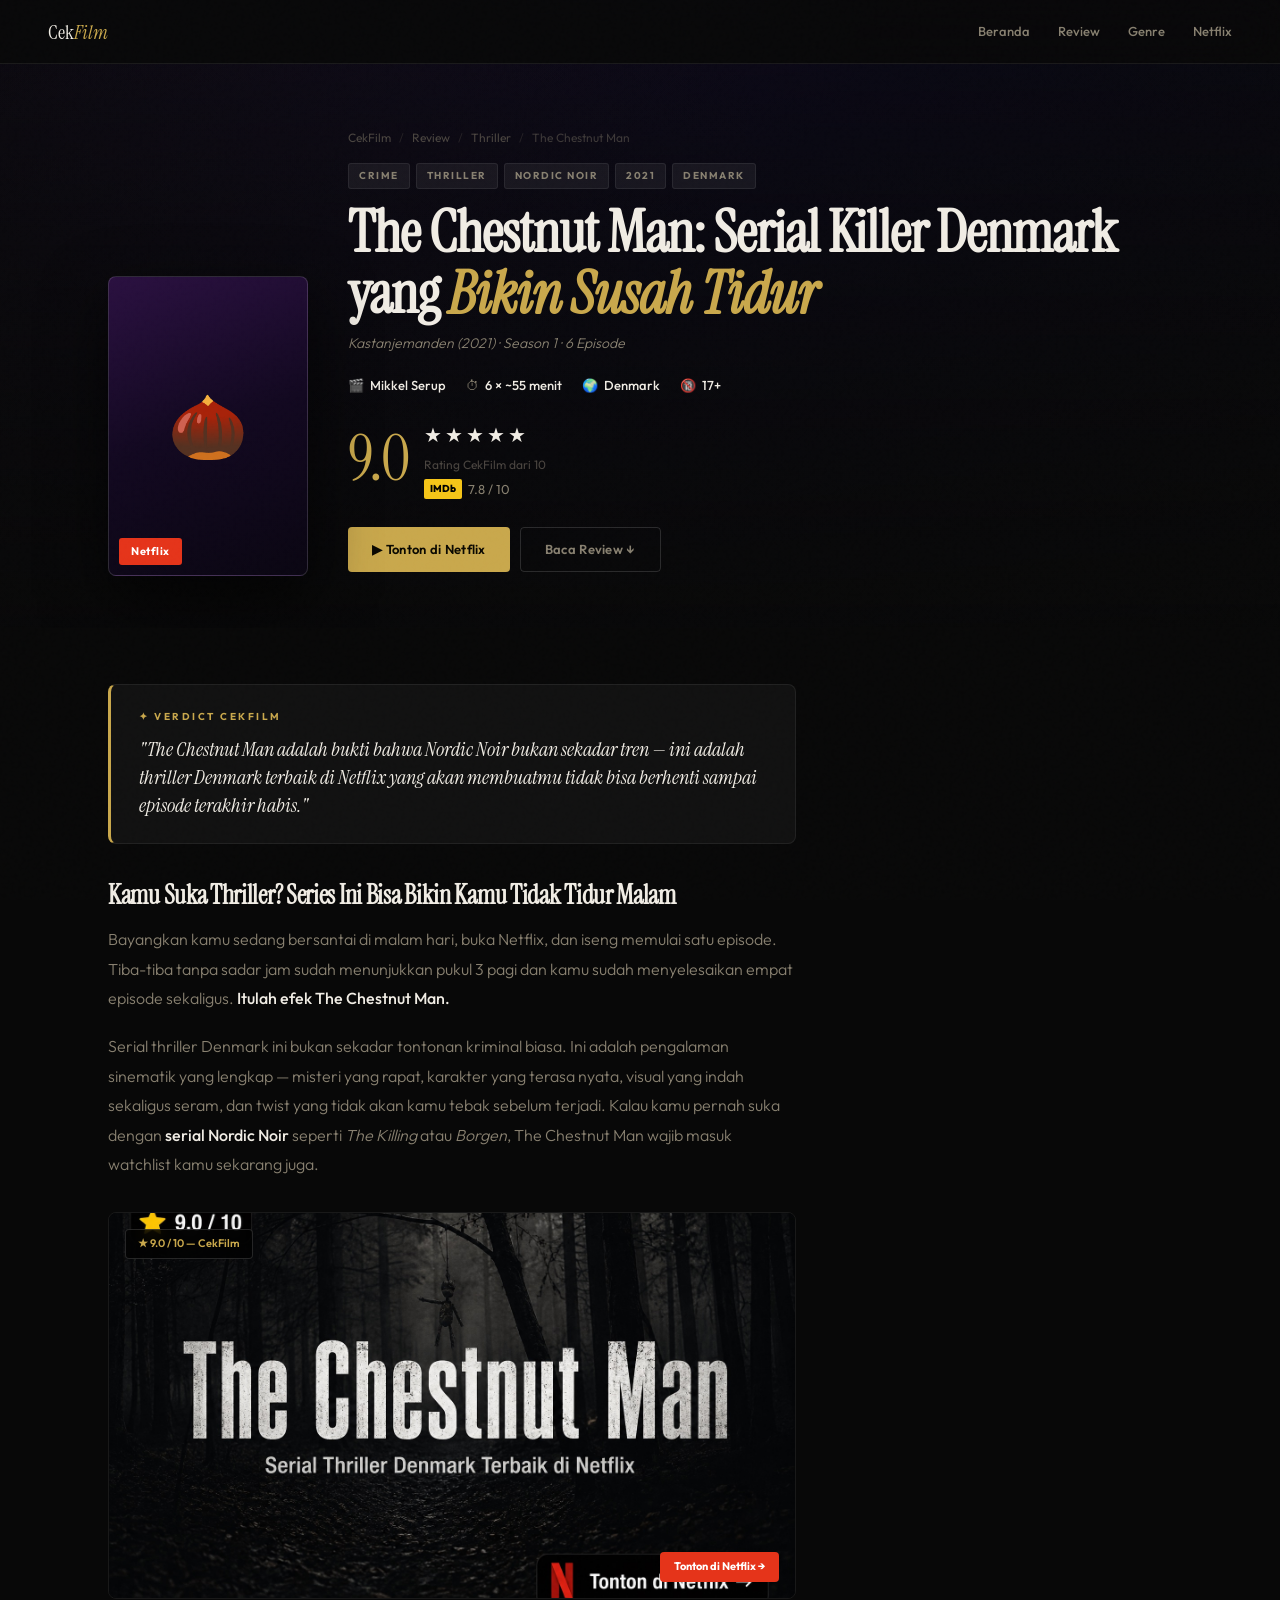
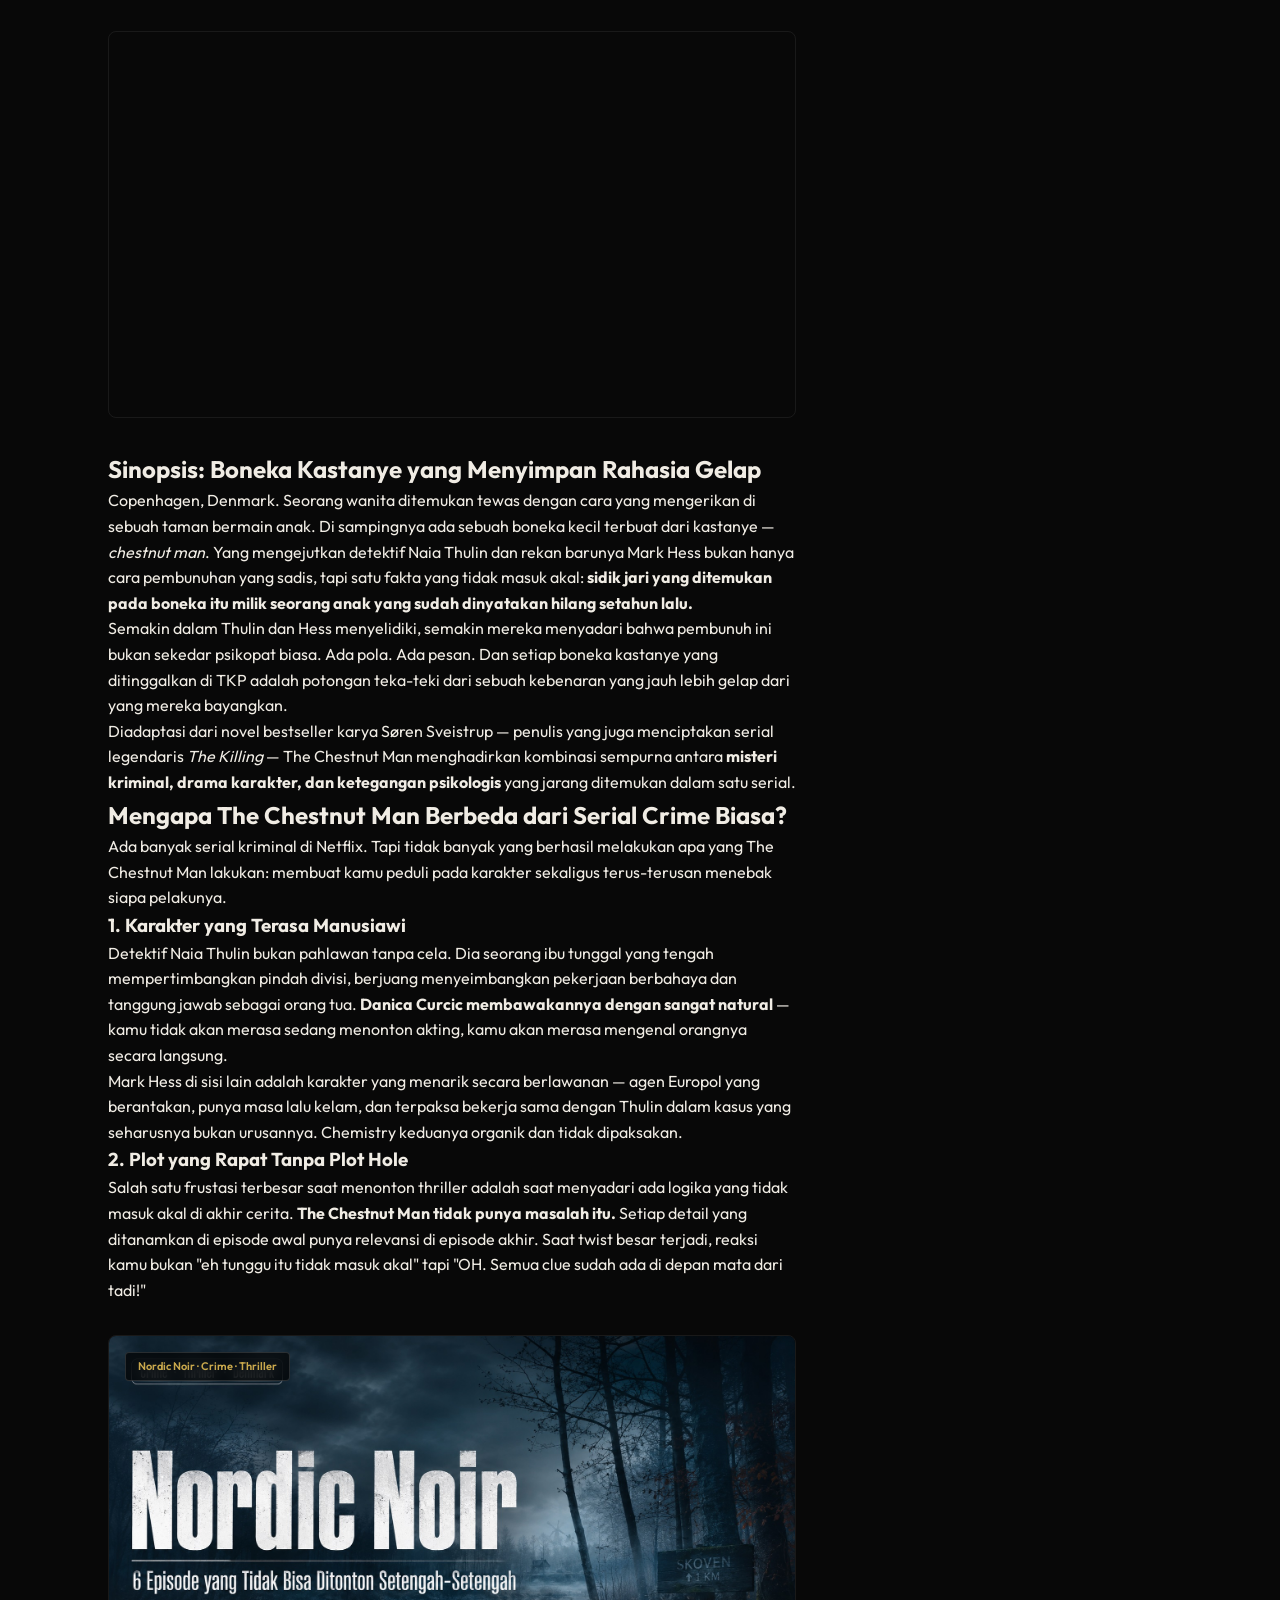
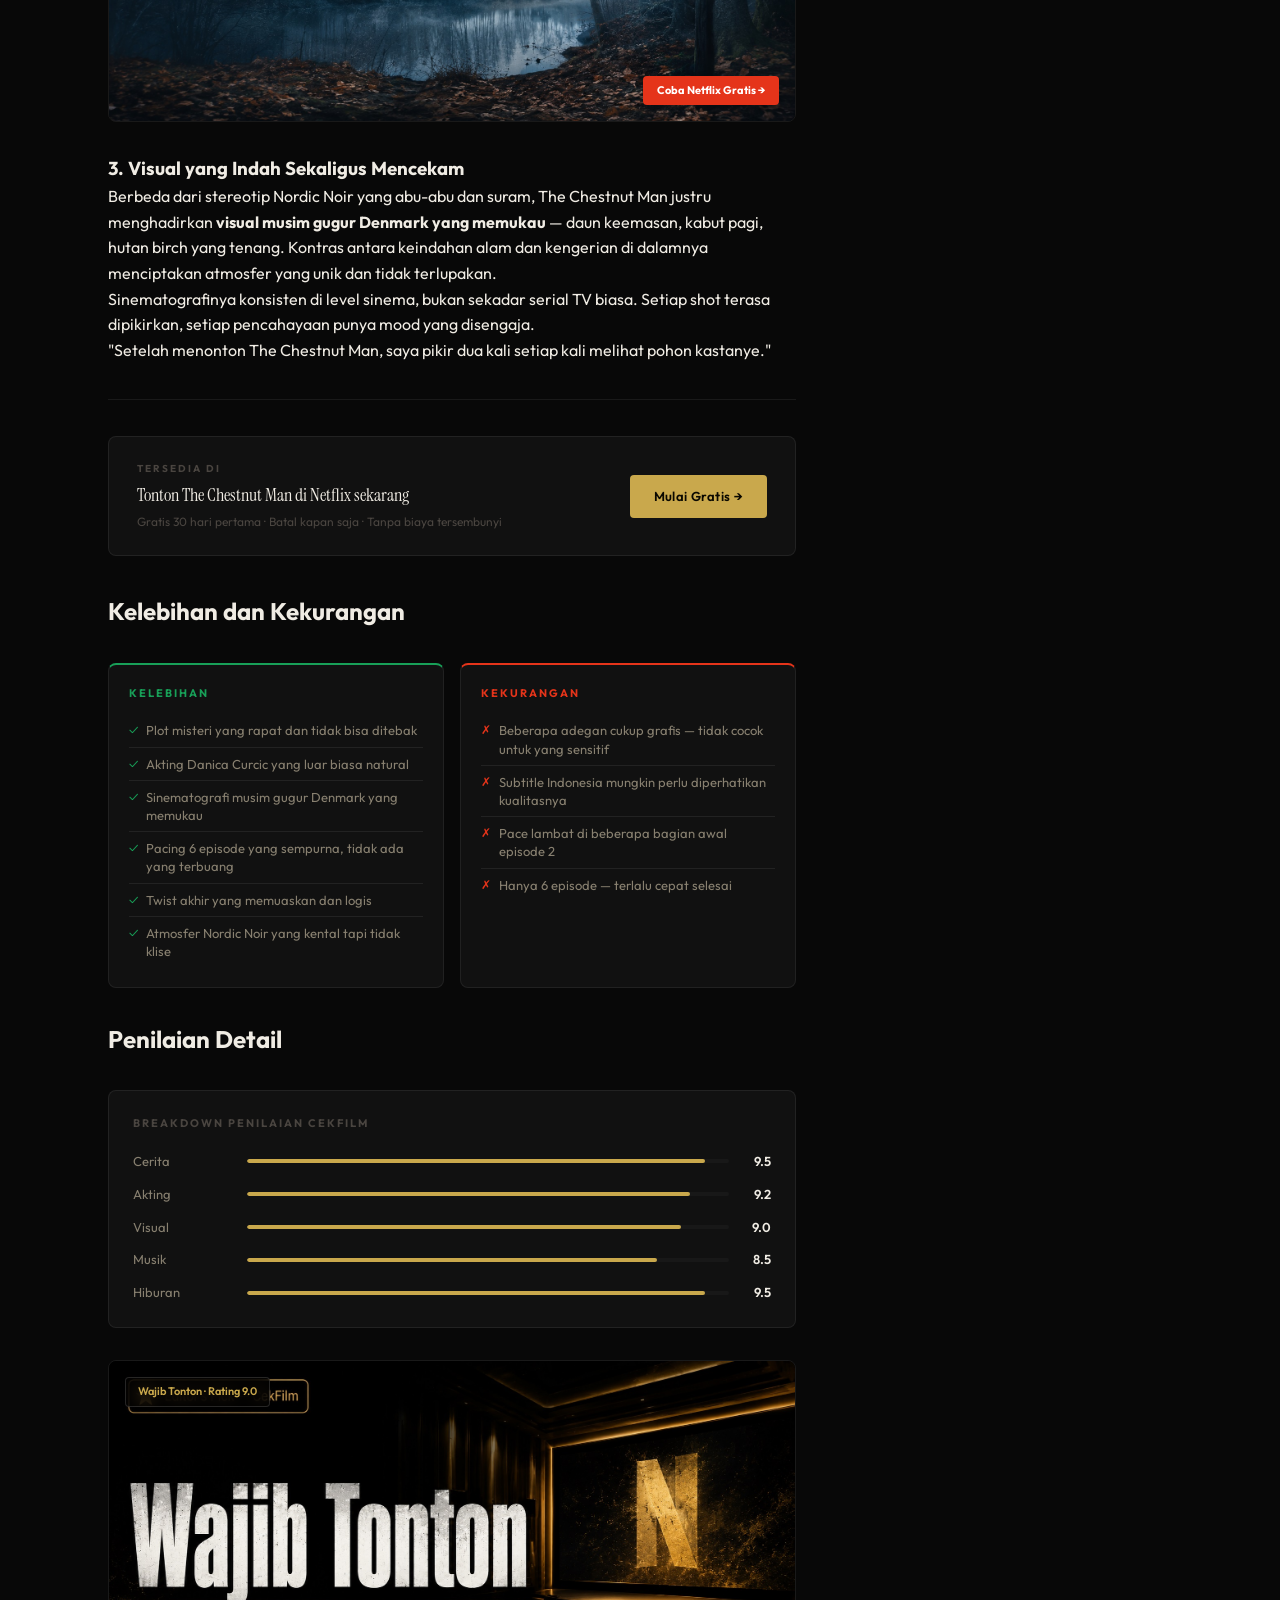
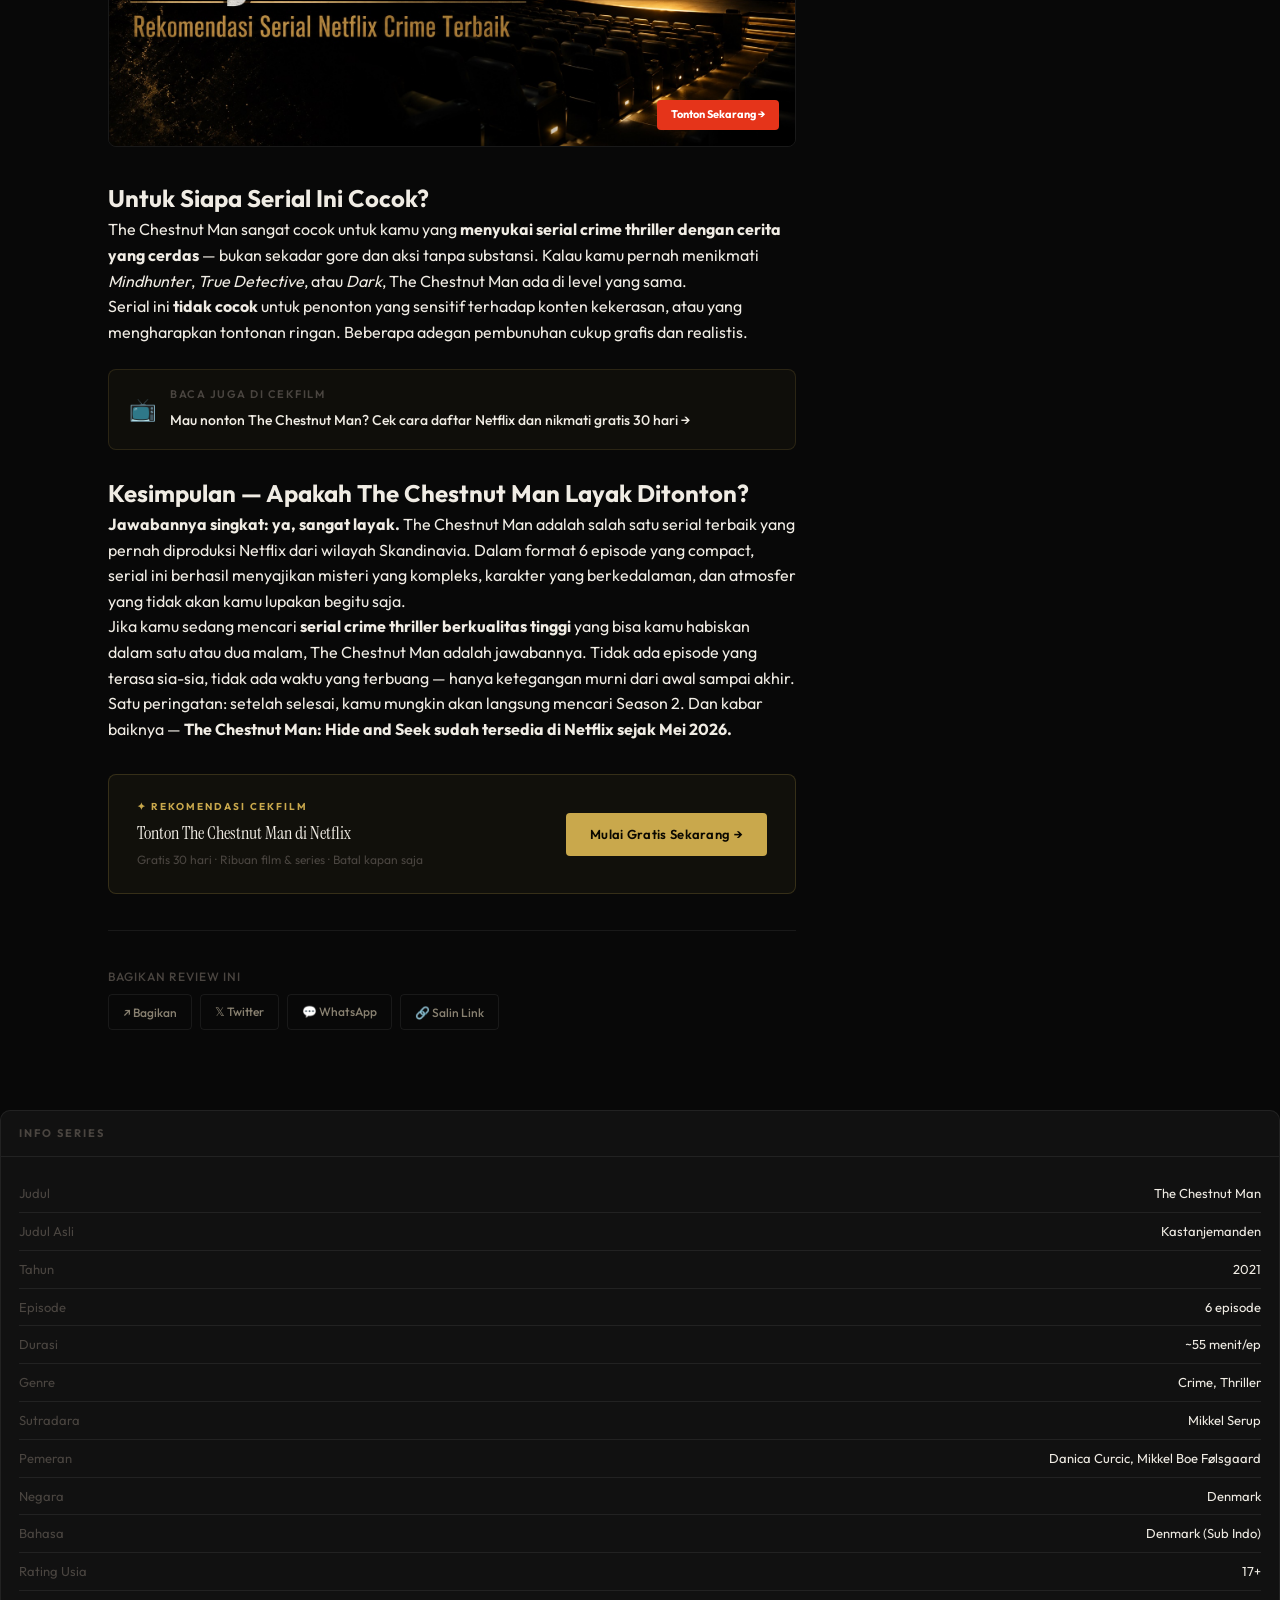
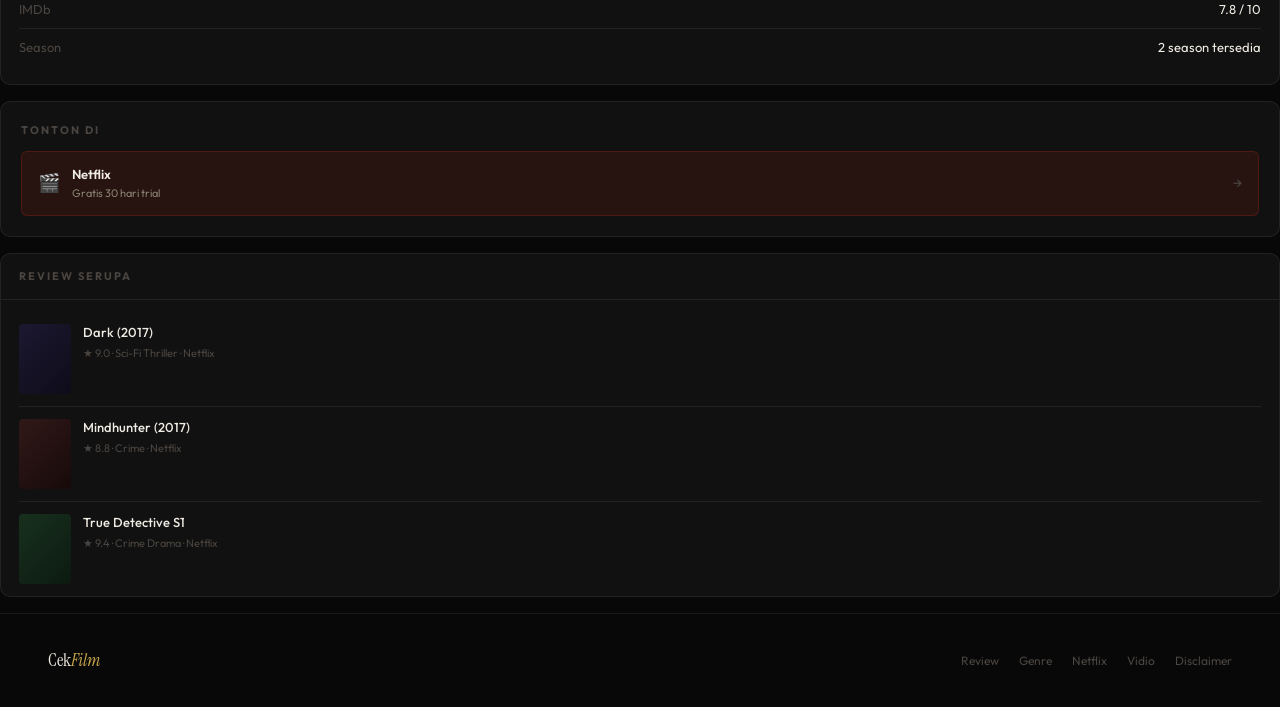
<file: review/review-the-chestnut-man-netflix-serial-thriller-denmark-terbaik/index.html>
<!DOCTYPE html>
<html lang="id">
<head>
<meta charset="UTF-8">
<meta name="viewport" content="width=device-width, initial-scale=1.0">
<title>Review The Chestnut Man Netflix: Serial Killer Denmark yang Bikin Susah Tidur</title>
<meta name="description" content="Review The Chestnut Man Netflix — serial thriller Denmark 6 episode yang menegangkan dari awal sampai akhir. Apakah layak ditonton? Cek rating, sinopsis, dan verdict lengkapnya di CekFilm.">
<meta property="og:title" content="Review The Chestnut Man Netflix: Serial Killer Denmark yang Bikin Susah Tidur">
<meta property="og:description" content="Serial thriller Denmark terbaik di Netflix? The Chestnut Man hadir dengan misteri gelap, karakter kuat, dan twist yang tidak tertebak. Review lengkap di CekFilm.">
<meta property="og:type" content="article">
<meta property="og:url" content="https://www.cekfilm.live/review/review-the-chestnut-man-netflix-serial-thriller-denmark-terbaik/">
<link rel="canonical" href="https://www.cekfilm.live/review/review-the-chestnut-man-netflix-serial-thriller-denmark-terbaik/">
<link href="https://fonts.googleapis.com/css2?family=Instrument+Serif:ital@0;1&family=Outfit:wght@300;400;500;600;700&display=swap" rel="stylesheet">

<!-- Google tag (gtag.js) -->
<script async src="https://www.googletagmanager.com/gtag/js?id=G-X715FGME3F"></script>
<script>
  window.dataLayer = window.dataLayer || [];
  function gtag(){dataLayer.push(arguments);}
  gtag('js', new Date());
  gtag('config', 'G-X715FGME3F');
</script>

<style>
  :root {
    --bg: #080808;
    --surface: #111111;
    --surface2: #181818;
    --border: rgba(255,255,255,0.07);
    --border2: rgba(255,255,255,0.14);
    --text: #f0ece4;
    --sub: #888070;
    --muted: #4a4540;
    --gold: #c9a84c;
    --gold-dim: rgba(201,168,76,0.15);
    --red: #e5341a;
    --blue: #2060ff;
    --green: #18a058;
  }
  *, *::before, *::after { box-sizing: border-box; margin: 0; padding: 0; }
  html { scroll-behavior: smooth; }
  body {
    background: var(--bg);
    color: var(--text);
    font-family: 'Outfit', sans-serif;
    font-size: 16px;
    line-height: 1.6;
    overflow-x: hidden;
  }
  body::before {
    content: '';
    position: fixed; inset: 0;
    background-image: url("data:image/svg+xml,%3Csvg viewBox='0 0 256 256' xmlns='http://www.w3.org/2000/svg'%3E%3Cfilter id='noise'%3E%3CfeTurbulence type='fractalNoise' baseFrequency='0.9' numOctaves='4' stitchTiles='stitch'/%3E%3C/filter%3E%3Crect width='100%25' height='100%25' filter='url(%23noise)' opacity='0.04'/%3E%3C/svg%3E");
    pointer-events: none; z-index: 9999; opacity: 0.4;
  }

  /* NAV */
  nav {
    position: fixed; top: 0; left: 0; right: 0; z-index: 100;
    display: flex; align-items: center; justify-content: space-between;
    padding: 0 48px; height: 64px;
    background: rgba(8,8,8,0.88);
    backdrop-filter: blur(20px);
    border-bottom: 1px solid var(--border);
  }
  .logo { font-family: 'Instrument Serif', serif; font-size: 20px; color: var(--text); text-decoration: none; }
  .logo em { color: var(--gold); font-style: italic; }
  .nav-links { display: flex; align-items: center; gap: 28px; }
  .nav-links a { color: var(--sub); text-decoration: none; font-size: 13px; font-weight: 500; transition: color .2s; }
  .nav-links a:hover { color: var(--text); }

  /* HERO */
  .review-hero { padding-top: 64px; position: relative; overflow: hidden; }
  .hero-backdrop {
    position: absolute; inset: 0;
    background: linear-gradient(135deg, #1a0f2e 0%, #0a0818 50%, #080808 100%);
  }
  .hero-backdrop-fade {
    position: absolute; inset: 0;
    background: linear-gradient(to bottom, rgba(8,8,8,0.2) 0%, rgba(8,8,8,0.97) 100%),
                linear-gradient(to right, rgba(8,8,8,0.7) 0%, transparent 60%);
  }
  .hero-content {
    position: relative; z-index: 2;
    max-width: 1160px; margin: 0 auto;
    padding: 64px 48px 52px;
    display: grid; grid-template-columns: auto 1fr;
    gap: 40px; align-items: end;
  }
  .hero-poster {
    width: 200px; aspect-ratio: 2/3;
    border-radius: 8px; overflow: hidden;
    border: 1px solid var(--border2); flex-shrink: 0;
    box-shadow: 0 24px 64px rgba(0,0,0,0.7);
    background: linear-gradient(160deg, #2a1040 0%, #120820 50%, #0a0612 100%);
    display: flex; align-items: center; justify-content: center;
    font-size: 64px; position: relative;
  }
  .poster-platform-tag {
    position: absolute; bottom: 10px; left: 10px;
    padding: 5px 12px; border-radius: 3px;
    font-size: 11px; font-weight: 700; letter-spacing: 0.5px;
    background: var(--red); color: #fff;
  }
  .hero-info { padding-bottom: 4px; }
  .hero-breadcrumb {
    display: flex; align-items: center; gap: 8px;
    font-size: 12px; color: var(--muted); margin-bottom: 16px;
  }
  .hero-breadcrumb a { color: var(--muted); text-decoration: none; transition: color .2s; }
  .hero-breadcrumb a:hover { color: var(--sub); }
  .hero-breadcrumb span { opacity: 0.4; }
  .hero-genres { display: flex; gap: 6px; flex-wrap: wrap; margin-bottom: 14px; }
  .genre-tag {
    font-size: 10px; font-weight: 700; letter-spacing: 1.5px; text-transform: uppercase;
    padding: 4px 10px; background: rgba(255,255,255,0.06);
    border: 1px solid var(--border); border-radius: 3px; color: var(--sub);
  }
  .hero-title {
    font-family: 'Instrument Serif', serif;
    font-size: clamp(32px, 4.5vw, 58px);
    line-height: 1.05; letter-spacing: -1px; margin-bottom: 8px;
  }
  .hero-title em { font-style: italic; color: var(--gold); }
  .hero-original { font-size: 14px; color: var(--sub); font-weight: 300; margin-bottom: 20px; font-style: italic; }
  .hero-meta-row { display: flex; align-items: center; gap: 20px; flex-wrap: wrap; margin-bottom: 24px; }
  .meta-item { display: flex; align-items: center; gap: 6px; font-size: 13px; color: var(--sub); }
  .meta-item strong { color: var(--text); font-weight: 500; }
  .rating-display { display: flex; align-items: center; gap: 16px; margin-bottom: 28px; }
  .rating-score { font-family: 'Instrument Serif', serif; font-size: 64px; line-height: 1; color: var(--gold); letter-spacing: -2px; }
  .rating-right { display: flex; flex-direction: column; gap: 4px; }
  .rating-stars { font-size: 20px; letter-spacing: 3px; }
  .rating-label { font-size: 12px; color: var(--muted); }
  .rating-imdb { display: flex; align-items: center; gap: 6px; font-size: 13px; color: var(--sub); }
  .imdb-badge { background: #f5c518; color: #000; font-size: 10px; font-weight: 800; padding: 2px 6px; border-radius: 2px; }
  .hero-cta-row { display: flex; gap: 10px; flex-wrap: wrap; }
  .btn {
    display: inline-flex; align-items: center; gap: 8px;
    font-family: 'Outfit', sans-serif; font-size: 13px; font-weight: 600;
    padding: 11px 24px; border-radius: 4px; text-decoration: none;
    border: none; cursor: pointer; transition: all .2s; letter-spacing: 0.3px;
  }
  .btn-gold { background: var(--gold); color: #0a0800; }
  .btn-gold:hover { background: #dbb85a; transform: translateY(-1px); }
  .btn-ghost { background: transparent; color: var(--sub); border: 1px solid var(--border2); }
  .btn-ghost:hover { border-color: rgba(255,255,255,0.3); color: var(--text); }

  /* LAYOUT */
  .review-layout {
    max-width: 1160px; margin: 0 auto;
    padding: 56px 48px 80px;
    display: grid; grid-template-columns: 1fr 320px;
    gap: 56px; align-items: start;
  }

  /* IMAGE BLOCK */
  .article-image {
    width: 100%; border-radius: 8px; overflow: hidden;
    margin: 32px 0; position: relative;
    background: linear-gradient(135deg, #1a0f2e, #0a0818);
    aspect-ratio: 16/9;
    display: flex; align-items: center; justify-content: center;
    border: 1px solid var(--border);
  }
  .article-image-inner {
    width: 100%; height: 100%;
    display: flex; flex-direction: column;
    align-items: center; justify-content: center;
    gap: 12px; padding: 24px; text-align: center;
  }
  .img-emoji { font-size: 48px; }
  .img-title { font-family: 'Instrument Serif', serif; font-size: 22px; color: var(--text); font-style: italic; }
  .img-sub { font-size: 13px; color: var(--sub); }
  .img-badge {
    position: absolute; top: 16px; left: 16px;
    background: rgba(0,0,0,0.7); backdrop-filter: blur(8px);
    border: 1px solid var(--border2); border-radius: 4px;
    padding: 5px 12px; font-size: 11px; font-weight: 600; color: var(--gold);
  }
  .img-cta-badge {
    position: absolute; bottom: 16px; right: 16px;
    background: var(--red); color: #fff;
    font-size: 11px; font-weight: 700; padding: 6px 14px;
    border-radius: 4px; text-decoration: none; transition: opacity .2s;
  }
  .img-cta-badge:hover { opacity: 0.85; }

  /* ARTICLE */
  .review-main {}
  .section-divider { border: none; border-top: 1px solid var(--border); margin: 36px 0; }
  .verdict-box {
    background: var(--surface); border: 1px solid var(--border);
    border-left: 3px solid var(--gold); border-radius: 8px;
    padding: 24px 28px; margin-bottom: 36px;
  }
  .verdict-label { font-size: 10px; font-weight: 700; letter-spacing: 2.5px; text-transform: uppercase; color: var(--gold); margin-bottom: 10px; }
  .verdict-text { font-family: 'Instrument Serif', serif; font-size: 20px; line-height: 1.4; font-style: italic; color: var(--text); }
  .article-body h2 {
    font-family: 'Instrument Serif', serif; font-size: 26px;
    letter-spacing: -0.3px; line-height: 1.2; margin: 36px 0 14px; color: var(--text);
  }
  .article-body h2:first-child { margin-top: 0; }
  .article-body h3 {
    font-size: 18px; font-weight: 600; margin: 24px 0 10px; color: var(--text);
  }
  .article-body p { font-size: 16px; color: var(--sub); line-height: 1.85; font-weight: 300; margin-bottom: 18px; }
  .article-body p strong { color: var(--text); font-weight: 500; }
  .article-body blockquote {
    border-left: 2px solid var(--gold); padding: 4px 0 4px 20px;
    margin: 28px 0; font-family: 'Instrument Serif', serif;
    font-size: 19px; font-style: italic; color: var(--text); line-height: 1.5;
  }
  .pro-con { display: grid; grid-template-columns: 1fr 1fr; gap: 16px; margin: 32px 0; }
  .pro-box, .con-box { background: var(--surface); border: 1px solid var(--border); border-radius: 8px; padding: 20px; }
  .pro-box { border-top: 2px solid #18a058; }
  .con-box { border-top: 2px solid #e5341a; }
  .pro-con-label { font-size: 11px; font-weight: 700; letter-spacing: 2px; text-transform: uppercase; margin-bottom: 12px; }
  .pro-box .pro-con-label { color: #18a058; }
  .con-box .pro-con-label { color: #e5341a; }
  .pro-con-list { list-style: none; }
  .pro-con-list li { font-size: 13px; color: var(--sub); padding: 7px 0; border-bottom: 1px solid var(--border); display: flex; align-items: flex-start; gap: 8px; line-height: 1.4; }
  .pro-con-list li:last-child { border-bottom: none; }
  .pro-box li::before { content: '✓'; color: #18a058; font-size: 12px; flex-shrink: 0; margin-top: 1px; }
  .con-box li::before { content: '✗'; color: #e5341a; font-size: 12px; flex-shrink: 0; margin-top: 1px; }
  .score-breakdown { background: var(--surface); border: 1px solid var(--border); border-radius: 8px; padding: 24px; margin: 32px 0; }
  .score-breakdown-title { font-size: 11px; font-weight: 700; letter-spacing: 2px; text-transform: uppercase; color: var(--muted); margin-bottom: 18px; }
  .score-row { display: flex; align-items: center; gap: 14px; margin-bottom: 12px; }
  .score-row:last-child { margin-bottom: 0; }
  .score-aspect { font-size: 13px; color: var(--sub); width: 100px; flex-shrink: 0; }
  .score-bar-wrap { flex: 1; height: 4px; background: var(--surface2); border-radius: 2px; overflow: hidden; }
  .score-bar { height: 100%; border-radius: 2px; background: var(--gold); }
  .score-val { font-size: 13px; font-weight: 600; color: var(--text); width: 28px; text-align: right; flex-shrink: 0; }
  .cta-inline {
    background: var(--surface); border: 1px solid var(--border); border-radius: 8px;
    padding: 24px 28px; margin: 36px 0;
    display: flex; align-items: center; justify-content: space-between; gap: 20px;
  }
  .cta-inline-label { font-size: 10px; font-weight: 700; letter-spacing: 2px; text-transform: uppercase; color: var(--muted); margin-bottom: 4px; }
  .cta-inline-text { font-family: 'Instrument Serif', serif; font-size: 18px; color: var(--text); }
  .cta-inline-sub { font-size: 12px; color: var(--muted); margin-top: 2px; }
  .internal-link-box {
    background: rgba(201,168,76,0.04); border: 1px solid rgba(201,168,76,0.15);
    border-radius: 8px; padding: 16px 20px; margin: 24px 0;
    display: flex; align-items: center; gap: 14px;
  }
  .il-icon { font-size: 22px; flex-shrink: 0; }
  .il-label { font-size: 11px; color: var(--muted); text-transform: uppercase; letter-spacing: 1.5px; font-weight: 600; margin-bottom: 3px; }
  .il-text { font-size: 14px; color: var(--text); text-decoration: none; font-weight: 500; }
  .il-text:hover { color: var(--gold); }
  .share-row { display: flex; gap: 8px; flex-wrap: wrap; }
  .share-btn {
    display: inline-flex; align-items: center; gap: 6px;
    font-size: 12px; font-weight: 500; padding: 7px 14px; border-radius: 4px;
    text-decoration: none; border: 1px solid var(--border); color: var(--sub);
    transition: border-color .2s, color .2s; cursor: pointer; background: transparent;
    font-family: 'Outfit', sans-serif;
  }
  .share-btn:hover { border-color: var(--border2); color: var(--text); }

  /* SIDEBAR */
  .review-sidebar { position: sticky; top: 80px; }
  .sidebar-card { background: var(--surface); border: 1px solid var(--border); border-radius: 10px; overflow: hidden; margin-bottom: 16px; }
  .sidebar-header { padding: 14px 18px; border-bottom: 1px solid var(--border); font-size: 11px; font-weight: 700; letter-spacing: 2px; text-transform: uppercase; color: var(--muted); }
  .sidebar-body { padding: 18px; }
  .info-table { width: 100%; }
  .info-row { display: flex; justify-content: space-between; align-items: flex-start; gap: 12px; padding: 8px 0; border-bottom: 1px solid var(--border); font-size: 13px; }
  .info-row:last-child { border-bottom: none; }
  .info-key { color: var(--muted); flex-shrink: 0; }
  .info-val { color: var(--text); text-align: right; font-weight: 400; }
  .stream-cta { background: var(--surface); border: 1px solid var(--border); border-radius: 10px; padding: 20px; margin-bottom: 16px; }
  .stream-cta-label { font-size: 11px; font-weight: 700; letter-spacing: 2px; text-transform: uppercase; color: var(--muted); margin-bottom: 12px; }
  .stream-btn {
    display: flex; align-items: center; gap: 12px; padding: 12px 16px;
    border-radius: 6px; text-decoration: none; margin-bottom: 8px;
    transition: opacity .2s; border: 1px solid transparent;
  }
  .stream-btn:last-child { margin-bottom: 0; }
  .sb-netflix { background: rgba(229,52,26,0.1); border-color: rgba(229,52,26,0.2); }
  .sb-netflix:hover { opacity: 0.85; }
  .sb-icon { font-size: 18px; flex-shrink: 0; }
  .sb-info { flex: 1; }
  .sb-name { font-size: 13px; font-weight: 600; color: var(--text); }
  .sb-sub { font-size: 11px; color: var(--sub); }
  .sb-arrow { color: var(--muted); font-size: 14px; }
  .related-card { display: flex; gap: 12px; padding: 12px 0; border-bottom: 1px solid var(--border); text-decoration: none; transition: opacity .2s; }
  .related-card:hover { opacity: 0.75; }
  .related-card:last-child { border-bottom: none; padding-bottom: 0; }
  .related-thumb { width: 52px; height: 70px; border-radius: 4px; flex-shrink: 0; overflow: hidden; }
  .rt1 { width:100%;height:100%;background: linear-gradient(135deg, #1c1830, #0e0c1a); }
  .rt2 { width:100%;height:100%;background: linear-gradient(135deg, #301818, #180a0a); }
  .rt3 { width:100%;height:100%;background: linear-gradient(135deg, #18301e, #0c1a10); }
  .related-info { flex: 1; }
  .related-title { font-size: 13px; font-weight: 500; color: var(--text); line-height: 1.3; margin-bottom: 4px; }
  .related-meta { font-size: 11px; color: var(--muted); }

  footer { border-top: 1px solid var(--border); padding: 32px 48px; display: flex; align-items: center; justify-content: space-between; flex-wrap: wrap; gap: 16px; }
  .footer-logo { font-family: 'Instrument Serif', serif; font-size: 18px; color: var(--text); text-decoration: none; }
  .footer-logo em { color: var(--gold); font-style: italic; }
  .footer-links { display: flex; gap: 20px; }
  .footer-links a { font-size: 12px; color: var(--muted); text-decoration: none; transition: color .2s; }
  .footer-links a:hover { color: var(--sub); }

  @media (max-width: 900px) {
    nav { padding: 0 20px; }
    .hero-content { grid-template-columns: 1fr; gap: 24px; padding: 48px 20px 36px; }
    .hero-poster { width: 120px; }
    .review-layout { grid-template-columns: 1fr; padding: 36px 20px 60px; gap: 40px; }
    .review-sidebar { position: static; }
    .pro-con { grid-template-columns: 1fr; }
    .cta-inline { flex-direction: column; align-items: flex-start; }
    footer { padding: 28px 20px; }
  }
</style>
</head>
<body>

<nav>
  <a href="/" class="logo">Cek<em>Film</em></a>
  <div class="nav-links">
    <a href="/">Beranda</a>
    <a href="/review">Review</a>
    <a href="/genre">Genre</a>
    <a href="/netflix">Netflix</a>
  </div>
</nav>

<div class="review-hero">
  <div class="hero-backdrop"></div>
  <div class="hero-backdrop-fade"></div>
  <div class="hero-content">
    <div class="hero-poster">
      🌰
      <div class="poster-platform-tag">Netflix</div>
    </div>
    <div class="hero-info">
      <div class="hero-breadcrumb">
        <a href="/">CekFilm</a>
        <span>/</span>
        <a href="/review">Review</a>
        <span>/</span>
        <a href="/genre/thriller">Thriller</a>
        <span>/</span>
        <span style="color:var(--sub)">The Chestnut Man</span>
      </div>
      <div class="hero-genres">
        <span class="genre-tag">Crime</span>
        <span class="genre-tag">Thriller</span>
        <span class="genre-tag">Nordic Noir</span>
        <span class="genre-tag">2021</span>
        <span class="genre-tag">Denmark</span>
      </div>
      <h1 class="hero-title">The Chestnut Man: Serial Killer Denmark yang <em>Bikin Susah Tidur</em></h1>
      <p class="hero-original">Kastanjemanden (2021) · Season 1 · 6 Episode</p>
      <div class="hero-meta-row">
        <div class="meta-item">🎬 <strong>Mikkel Serup</strong></div>
        <div class="meta-item">⏱ <strong>6 × ~55 menit</strong></div>
        <div class="meta-item">🌍 <strong>Denmark</strong></div>
        <div class="meta-item">🔞 <strong>17+</strong></div>
      </div>
      <div class="rating-display">
        <div class="rating-score">9.0</div>
        <div class="rating-right">
          <div class="rating-stars">★★★★★</div>
          <div class="rating-label">Rating CekFilm dari 10</div>
          <div class="rating-imdb">
            <span class="imdb-badge">IMDb</span>
            <span style="color:var(--sub)">7.8 / 10</span>
          </div>
        </div>
      </div>
      <div class="hero-cta-row">
        <a href="/netflix" class="btn btn-gold">▶ Tonton di Netflix</a>
        <a href="#review" class="btn btn-ghost">Baca Review ↓</a>
      </div>
    </div>
  </div>
</div>

<div class="review-layout" id="review">
  <main class="review-main">

    <div class="verdict-box">
      <div class="verdict-label">✦ Verdict CekFilm</div>
      <div class="verdict-text">"The Chestnut Man adalah bukti bahwa Nordic Noir bukan sekadar tren — ini adalah thriller Denmark terbaik di Netflix yang akan membuatmu tidak bisa berhenti sampai episode terakhir habis."</div>
    </div>

    <div class="article-body">

      <h2>Kamu Suka Thriller? Series Ini Bisa Bikin Kamu Tidak Tidur Malam</h2>
      <p>Bayangkan kamu sedang bersantai di malam hari, buka Netflix, dan iseng memulai satu episode. Tiba-tiba tanpa sadar jam sudah menunjukkan pukul 3 pagi dan kamu sudah menyelesaikan empat episode sekaligus. <strong>Itulah efek The Chestnut Man.</strong></p>
      <p>Serial thriller Denmark ini bukan sekadar tontonan kriminal biasa. Ini adalah pengalaman sinematik yang lengkap — misteri yang rapat, karakter yang terasa nyata, visual yang indah sekaligus seram, dan twist yang tidak akan kamu tebak sebelum terjadi. Kalau kamu pernah suka dengan <strong>serial Nordic Noir</strong> seperti <em>The Killing</em> atau <em>Borgen</em>, The Chestnut Man wajib masuk watchlist kamu sekarang juga.</p>

      <!-- IMAGE 1: Hook + Keyword Utama -->
     <div class="article-image" style="background:none;padding:0">
  <img src="chestnut-man-nordic-noir-netflix.jpg" alt="The Chestnut Man Nordic Noir Terbaik di Netflix" style="width:100%;height:100%;object-fit:cover;display:block">
  <div class="img-badge">★ 9.0 / 10 — CekFilm</div>
  <a href="/netflix" class="img-cta-badge">Tonton di Netflix →</a>
</div>
</div><!-- TRAILER -->
<div style="margin:32px 0;border-radius:8px;overflow:hidden;aspect-ratio:16/9;border:1px solid var(--border)">
  <iframe 
    width="100%" 
    height="100%" 
    src="https://www.youtube.com/embed/A-wR8zBgLbk" 
    title="The Chestnut Man — Official Trailer | Netflix"
    frameborder="0" 
    allow="accelerometer; autoplay; clipboard-write; encrypted-media; gyroscope; picture-in-picture" 
    allowfullscreen
    style="display:block">
  </iframe>
</div>
      <h2>Sinopsis: Boneka Kastanye yang Menyimpan Rahasia Gelap</h2>
      <p>Copenhagen, Denmark. Seorang wanita ditemukan tewas dengan cara yang mengerikan di sebuah taman bermain anak. Di sampingnya ada sebuah boneka kecil terbuat dari kastanye — <em>chestnut man</em>. Yang mengejutkan detektif Naia Thulin dan rekan barunya Mark Hess bukan hanya cara pembunuhan yang sadis, tapi satu fakta yang tidak masuk akal: <strong>sidik jari yang ditemukan pada boneka itu milik seorang anak yang sudah dinyatakan hilang setahun lalu.</strong></p>
      <p>Semakin dalam Thulin dan Hess menyelidiki, semakin mereka menyadari bahwa pembunuh ini bukan sekedar psikopat biasa. Ada pola. Ada pesan. Dan setiap boneka kastanye yang ditinggalkan di TKP adalah potongan teka-teki dari sebuah kebenaran yang jauh lebih gelap dari yang mereka bayangkan.</p>
      <p>Diadaptasi dari novel bestseller karya Søren Sveistrup — penulis yang juga menciptakan serial legendaris <em>The Killing</em> — The Chestnut Man menghadirkan kombinasi sempurna antara <strong>misteri kriminal, drama karakter, dan ketegangan psikologis</strong> yang jarang ditemukan dalam satu serial.</p>

      <h2>Mengapa The Chestnut Man Berbeda dari Serial Crime Biasa?</h2>
      <p>Ada banyak serial kriminal di Netflix. Tapi tidak banyak yang berhasil melakukan apa yang The Chestnut Man lakukan: membuat kamu peduli pada karakter sekaligus terus-terusan menebak siapa pelakunya.</p>

      <h3>1. Karakter yang Terasa Manusiawi</h3>
      <p>Detektif Naia Thulin bukan pahlawan tanpa cela. Dia seorang ibu tunggal yang tengah mempertimbangkan pindah divisi, berjuang menyeimbangkan pekerjaan berbahaya dan tanggung jawab sebagai orang tua. <strong>Danica Curcic membawakannya dengan sangat natural</strong> — kamu tidak akan merasa sedang menonton akting, kamu akan merasa mengenal orangnya secara langsung.</p>
      <p>Mark Hess di sisi lain adalah karakter yang menarik secara berlawanan — agen Europol yang berantakan, punya masa lalu kelam, dan terpaksa bekerja sama dengan Thulin dalam kasus yang seharusnya bukan urusannya. Chemistry keduanya organik dan tidak dipaksakan.</p>

      <h3>2. Plot yang Rapat Tanpa Plot Hole</h3>
      <p>Salah satu frustasi terbesar saat menonton thriller adalah saat menyadari ada logika yang tidak masuk akal di akhir cerita. <strong>The Chestnut Man tidak punya masalah itu.</strong> Setiap detail yang ditanamkan di episode awal punya relevansi di episode akhir. Saat twist besar terjadi, reaksi kamu bukan "eh tunggu itu tidak masuk akal" tapi "OH. Semua clue sudah ada di depan mata dari tadi!"</p>

      <!-- IMAGE 2: Keyword Turunan "serial thriller Denmark Netflix" + CTA -->
      <div class="article-image" style="background:none;padding:0">
  <img src="chestnut-man-serial-thriller-denmark.jpg" alt="Serial Thriller Denmark Terbaik di Netflix" style="width:100%;height:100%;object-fit:cover;display:block">
  <div class="img-badge">Nordic Noir · Crime · Thriller</div>
  <a href="/netflix" class="img-cta-badge">Coba Netflix Gratis →</a>
</div>

      <h3>3. Visual yang Indah Sekaligus Mencekam</h3>
      <p>Berbeda dari stereotip Nordic Noir yang abu-abu dan suram, The Chestnut Man justru menghadirkan <strong>visual musim gugur Denmark yang memukau</strong> — daun keemasan, kabut pagi, hutan birch yang tenang. Kontras antara keindahan alam dan kengerian di dalamnya menciptakan atmosfer yang unik dan tidak terlupakan.</p>
      <p>Sinematografinya konsisten di level sinema, bukan sekadar serial TV biasa. Setiap shot terasa dipikirkan, setiap pencahayaan punya mood yang disengaja.</p>

      <blockquote>"Setelah menonton The Chestnut Man, saya pikir dua kali setiap kali melihat pohon kastanye."</blockquote>

      <hr class="section-divider">

      <!-- CTA INLINE -->
      <div class="cta-inline">
        <div class="cta-inline-left">
          <div class="cta-inline-label">Tersedia di</div>
          <div class="cta-inline-text">Tonton The Chestnut Man di Netflix sekarang</div>
          <div class="cta-inline-sub">Gratis 30 hari pertama · Batal kapan saja · Tanpa biaya tersembunyi</div>
        </div>
        <a href="/netflix" class="btn btn-gold">Mulai Gratis →</a>
      </div>

      <h2>Kelebihan dan Kekurangan</h2>
      <div class="pro-con">
        <div class="pro-box">
          <div class="pro-con-label">Kelebihan</div>
          <ul class="pro-con-list">
            <li>Plot misteri yang rapat dan tidak bisa ditebak</li>
            <li>Akting Danica Curcic yang luar biasa natural</li>
            <li>Sinematografi musim gugur Denmark yang memukau</li>
            <li>Pacing 6 episode yang sempurna, tidak ada yang terbuang</li>
            <li>Twist akhir yang memuaskan dan logis</li>
            <li>Atmosfer Nordic Noir yang kental tapi tidak klise</li>
          </ul>
        </div>
        <div class="con-box">
          <div class="pro-con-label">Kekurangan</div>
          <ul class="pro-con-list">
            <li>Beberapa adegan cukup grafis — tidak cocok untuk yang sensitif</li>
            <li>Subtitle Indonesia mungkin perlu diperhatikan kualitasnya</li>
            <li>Pace lambat di beberapa bagian awal episode 2</li>
            <li>Hanya 6 episode — terlalu cepat selesai</li>
          </ul>
        </div>
      </div>

      <h2>Penilaian Detail</h2>
      <div class="score-breakdown">
        <div class="score-breakdown-title">Breakdown Penilaian CekFilm</div>
        <div class="score-row">
          <span class="score-aspect">Cerita</span>
          <div class="score-bar-wrap"><div class="score-bar" style="width:95%"></div></div>
          <span class="score-val">9.5</span>
        </div>
        <div class="score-row">
          <span class="score-aspect">Akting</span>
          <div class="score-bar-wrap"><div class="score-bar" style="width:92%"></div></div>
          <span class="score-val">9.2</span>
        </div>
        <div class="score-row">
          <span class="score-aspect">Visual</span>
          <div class="score-bar-wrap"><div class="score-bar" style="width:90%"></div></div>
          <span class="score-val">9.0</span>
        </div>
        <div class="score-row">
          <span class="score-aspect">Musik</span>
          <div class="score-bar-wrap"><div class="score-bar" style="width:85%"></div></div>
          <span class="score-val">8.5</span>
        </div>
        <div class="score-row">
          <span class="score-aspect">Hiburan</span>
          <div class="score-bar-wrap"><div class="score-bar" style="width:95%"></div></div>
          <span class="score-val">9.5</span>
        </div>
      </div>

      <!-- IMAGE 3: Keyword Turunan "rekomendasi serial Netflix crime" + CTA -->
      <div class="article-image" style="background:none;padding:0">
  <img src="chestnut-man-rekomendasi-netflix-crime.jpg" alt="Rekomendasi Serial Netflix Crime Terbaik" style="width:100%;height:100%;object-fit:cover;display:block">
  <div class="img-badge">Wajib Tonton · Rating 9.0</div>
  <a href="/netflix" class="img-cta-badge">Tonton Sekarang →</a>
</div>

      <h2>Untuk Siapa Serial Ini Cocok?</h2>
      <p>The Chestnut Man sangat cocok untuk kamu yang <strong>menyukai serial crime thriller dengan cerita yang cerdas</strong> — bukan sekadar gore dan aksi tanpa substansi. Kalau kamu pernah menikmati <em>Mindhunter</em>, <em>True Detective</em>, atau <em>Dark</em>, The Chestnut Man ada di level yang sama.</p>
      <p>Serial ini <strong>tidak cocok</strong> untuk penonton yang sensitif terhadap konten kekerasan, atau yang mengharapkan tontonan ringan. Beberapa adegan pembunuhan cukup grafis dan realistis.</p>

      <!-- INTERNAL LINK -->
      <div class="internal-link-box">
        <div class="il-icon">📺</div>
        <div>
          <div class="il-label">Baca juga di CekFilm</div>
          <a href="/netflix" class="il-text">Mau nonton The Chestnut Man? Cek cara daftar Netflix dan nikmati gratis 30 hari →</a>
        </div>
      </div>

      <h2>Kesimpulan — Apakah The Chestnut Man Layak Ditonton?</h2>
      <p><strong>Jawabannya singkat: ya, sangat layak.</strong> The Chestnut Man adalah salah satu serial terbaik yang pernah diproduksi Netflix dari wilayah Skandinavia. Dalam format 6 episode yang compact, serial ini berhasil menyajikan misteri yang kompleks, karakter yang berkedalaman, dan atmosfer yang tidak akan kamu lupakan begitu saja.</p>
      <p>Jika kamu sedang mencari <strong>serial crime thriller berkualitas tinggi</strong> yang bisa kamu habiskan dalam satu atau dua malam, The Chestnut Man adalah jawabannya. Tidak ada episode yang terasa sia-sia, tidak ada waktu yang terbuang — hanya ketegangan murni dari awal sampai akhir.</p>
      <p>Satu peringatan: setelah selesai, kamu mungkin akan langsung mencari Season 2. Dan kabar baiknya — <strong>The Chestnut Man: Hide and Seek sudah tersedia di Netflix sejak Mei 2026.</strong></p>

      <!-- CTA FINAL -->
      <div class="cta-inline" style="margin-top:32px;background:rgba(201,168,76,0.05);border-color:rgba(201,168,76,0.2)">
        <div class="cta-inline-left">
          <div class="cta-inline-label" style="color:var(--gold)">✦ Rekomendasi CekFilm</div>
          <div class="cta-inline-text">Tonton The Chestnut Man di Netflix</div>
          <div class="cta-inline-sub">Gratis 30 hari · Ribuan film & series · Batal kapan saja</div>
        </div>
        <a href="/netflix" class="btn btn-gold">Mulai Gratis Sekarang →</a>
      </div>

      <hr class="section-divider">
      <div style="margin-bottom:8px;font-size:12px;color:var(--muted);font-weight:500;letter-spacing:1px;text-transform:uppercase">Bagikan review ini</div>
      <div class="share-row">
        <button class="share-btn" onclick="navigator.share && navigator.share({title:document.title,url:location.href})">↗ Bagikan</button>
        <a href="https://twitter.com/intent/tweet?url=https://www.cekfilm.live/review/review-the-chestnut-man-netflix-serial-thriller-denmark-terbaik/&text=Review The Chestnut Man Netflix — Serial Thriller Denmark yang Bikin Susah Tidur" target="_blank" class="share-btn">𝕏 Twitter</a>
        <a href="https://wa.me/?text=Review The Chestnut Man Netflix — Serial Thriller Denmark yang Bikin Susah Tidur https://www.cekfilm.live/review/review-the-chestnut-man-netflix-serial-thriller-denmark-terbaik/" target="_blank" class="share-btn">💬 WhatsApp</a>
        <button class="share-btn" onclick="navigator.clipboard.writeText(location.href)">🔗 Salin Link</button>
      </div>

    </div>
  </main>

  <aside class="review-sidebar">
    <div class="sidebar-card">
      <div class="sidebar-header">Info Series</div>
      <div class="sidebar-body">
        <div class="info-table">
          <div class="info-row"><span class="info-key">Judul</span><span class="info-val">The Chestnut Man</span></div>
          <div class="info-row"><span class="info-key">Judul Asli</span><span class="info-val">Kastanjemanden</span></div>
          <div class="info-row"><span class="info-key">Tahun</span><span class="info-val">2021</span></div>
          <div class="info-row"><span class="info-key">Episode</span><span class="info-val">6 episode</span></div>
          <div class="info-row"><span class="info-key">Durasi</span><span class="info-val">~55 menit/ep</span></div>
          <div class="info-row"><span class="info-key">Genre</span><span class="info-val">Crime, Thriller</span></div>
          <div class="info-row"><span class="info-key">Sutradara</span><span class="info-val">Mikkel Serup</span></div>
          <div class="info-row"><span class="info-key">Pemeran</span><span class="info-val">Danica Curcic, Mikkel Boe Følsgaard</span></div>
          <div class="info-row"><span class="info-key">Negara</span><span class="info-val">Denmark</span></div>
          <div class="info-row"><span class="info-key">Bahasa</span><span class="info-val">Denmark (Sub Indo)</span></div>
          <div class="info-row"><span class="info-key">Rating Usia</span><span class="info-val">17+</span></div>
          <div class="info-row"><span class="info-key">IMDb</span><span class="info-val">7.8 / 10</span></div>
          <div class="info-row"><span class="info-key">Season</span><span class="info-val">2 season tersedia</span></div>
        </div>
      </div>
    </div>

    <div class="stream-cta">
      <div class="stream-cta-label">Tonton di</div>
      <a href="/netflix" class="stream-btn sb-netflix">
        <span class="sb-icon">🎬</span>
        <div class="sb-info">
          <div class="sb-name">Netflix</div>
          <div class="sb-sub">Gratis 30 hari trial</div>
        </div>
        <span class="sb-arrow">→</span>
      </a>
    </div>

    <div class="sidebar-card">
      <div class="sidebar-header">Review Serupa</div>
      <div class="sidebar-body" style="padding:12px 18px">
        <a href="/review" class="related-card">
          <div class="related-thumb"><div class="rt1"></div></div>
          <div class="related-info">
            <div class="related-title">Dark (2017)</div>
            <div class="related-meta">★ 9.0 · Sci-Fi Thriller · Netflix</div>
          </div>
        </a>
        <a href="/review" class="related-card">
          <div class="related-thumb"><div class="rt2"></div></div>
          <div class="related-info">
            <div class="related-title">Mindhunter (2017)</div>
            <div class="related-meta">★ 8.8 · Crime · Netflix</div>
          </div>
        </a>
        <a href="/review" class="related-card">
          <div class="related-thumb"><div class="rt3"></div></div>
          <div class="related-info">
            <div class="related-title">True Detective S1</div>
            <div class="related-meta">★ 9.4 · Crime Drama · Netflix</div>
          </div>
        </a>
      </div>
    </div>
  </aside>
</div>

<footer>
  <a href="/" class="footer-logo">Cek<em>Film</em></a>
  <div class="footer-links">
    <a href="/review">Review</a>
    <a href="/genre">Genre</a>
    <a href="/netflix">Netflix</a>
    <a href="/vidio">Vidio</a>
    <a href="/disclaimer">Disclaimer</a>
  </div>
</footer>

</body>
</html>
</file>
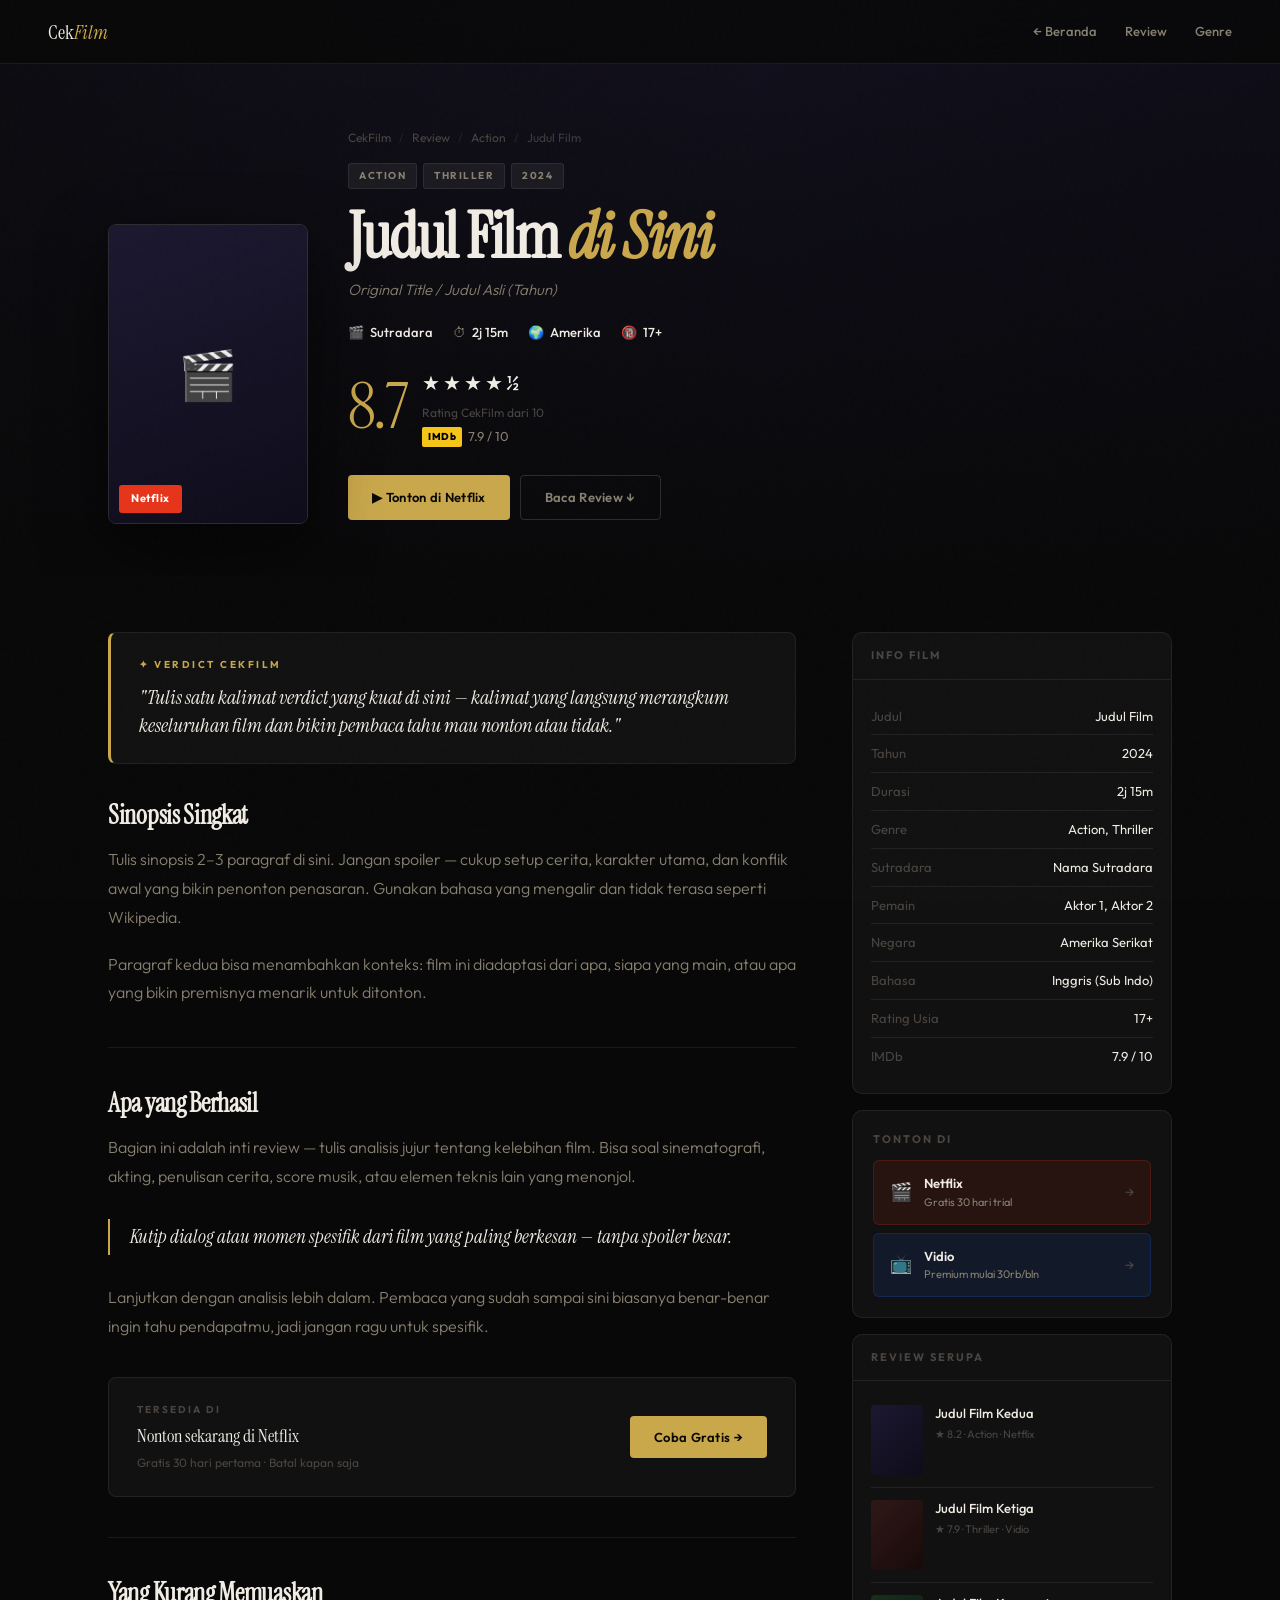
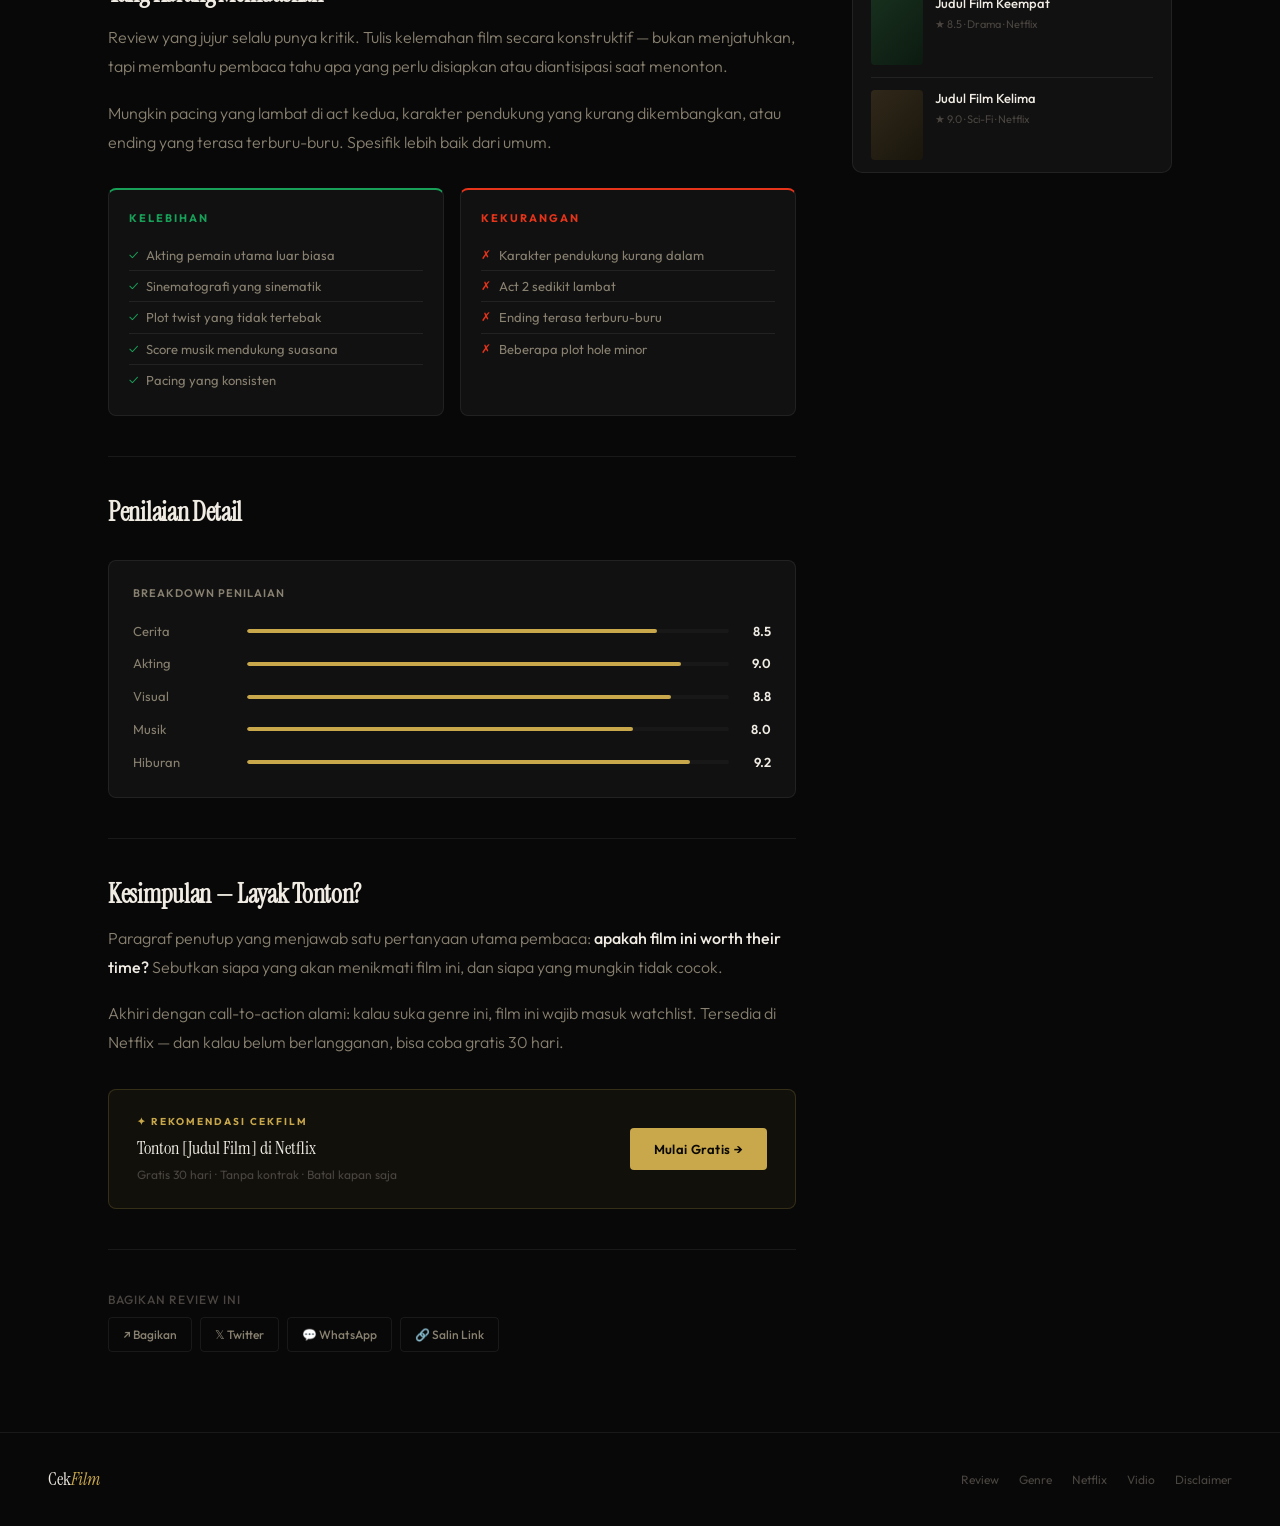
<file: review/template.html>
<!DOCTYPE html>
<html lang="id">
<head>
<meta charset="UTF-8">
<meta name="viewport" content="width=device-width, initial-scale=1.0">
<title>[Judul Film] — Review | CekFilm</title>
<meta name="description" content="Review [Judul Film]: [satu kalimat hook]. Rating, sinopsis, dan rekomendasi dari CekFilm.">
<link href="https://fonts.googleapis.com/css2?family=Instrument+Serif:ital@0;1&family=Outfit:wght@300;400;500;600;700&display=swap" rel="stylesheet">
<style>
  :root {
    --bg: #080808;
    --surface: #111111;
    --surface2: #181818;
    --border: rgba(255,255,255,0.07);
    --border2: rgba(255,255,255,0.14);
    --text: #f0ece4;
    --sub: #888070;
    --muted: #4a4540;
    --gold: #c9a84c;
    --gold-dim: rgba(201,168,76,0.15);
    --red: #e5341a;
    --blue: #2060ff;
    --green: #18a058;
  }
  *, *::before, *::after { box-sizing: border-box; margin: 0; padding: 0; }
  html { scroll-behavior: smooth; }
  body {
    background: var(--bg);
    color: var(--text);
    font-family: 'Outfit', sans-serif;
    font-size: 16px;
    line-height: 1.6;
    overflow-x: hidden;
  }
  body::before {
    content: '';
    position: fixed; inset: 0;
    background-image: url("data:image/svg+xml,%3Csvg viewBox='0 0 256 256' xmlns='http://www.w3.org/2000/svg'%3E%3Cfilter id='noise'%3E%3CfeTurbulence type='fractalNoise' baseFrequency='0.9' numOctaves='4' stitchTiles='stitch'/%3E%3C/filter%3E%3Crect width='100%25' height='100%25' filter='url(%23noise)' opacity='0.04'/%3E%3C/svg%3E");
    pointer-events: none; z-index: 9999; opacity: 0.4;
  }

  /* NAV */
  nav {
    position: fixed; top: 0; left: 0; right: 0; z-index: 100;
    display: flex; align-items: center; justify-content: space-between;
    padding: 0 48px; height: 64px;
    background: rgba(8,8,8,0.88);
    backdrop-filter: blur(20px);
    border-bottom: 1px solid var(--border);
  }
  .logo {
    font-family: 'Instrument Serif', serif;
    font-size: 20px; color: var(--text);
    text-decoration: none;
  }
  .logo em { color: var(--gold); font-style: italic; }
  .nav-links { display: flex; align-items: center; gap: 28px; }
  .nav-links a {
    color: var(--sub); text-decoration: none;
    font-size: 13px; font-weight: 500;
    transition: color .2s;
  }
  .nav-links a:hover { color: var(--text); }
  .nav-back {
    display: flex; align-items: center; gap: 6px;
    font-size: 13px; color: var(--sub);
    text-decoration: none; transition: color .2s;
  }
  .nav-back:hover { color: var(--text); }

  /* HERO REVIEW */
  .review-hero {
    padding-top: 64px;
    position: relative;
    overflow: hidden;
  }
  .hero-backdrop {
    position: absolute; inset: 0;
    background: linear-gradient(135deg, #1c1830 0%, #0e0c1a 100%);
    /* Ganti dengan background-image: url('poster.jpg'); background-size: cover; */
  }
  .hero-backdrop-fade {
    position: absolute; inset: 0;
    background:
      linear-gradient(to bottom, rgba(8,8,8,0.3) 0%, rgba(8,8,8,0.95) 100%),
      linear-gradient(to right, rgba(8,8,8,0.6) 0%, transparent 60%);
  }
  .hero-content {
    position: relative; z-index: 2;
    max-width: 1160px; margin: 0 auto;
    padding: 64px 48px 52px;
    display: grid;
    grid-template-columns: auto 1fr;
    gap: 40px;
    align-items: end;
  }
  .hero-poster {
    width: 200px;
    aspect-ratio: 2/3;
    border-radius: 8px;
    overflow: hidden;
    border: 1px solid var(--border2);
    flex-shrink: 0;
    position: relative;
    box-shadow: 0 24px 64px rgba(0,0,0,0.6);
  }
  .poster-inner {
    width: 100%; height: 100%;
    background: linear-gradient(160deg, #1c1830 0%, #0e0c1a 100%);
    /* Ganti: background-image: url('poster.jpg'); background-size: cover; */
    display: flex; align-items: center; justify-content: center;
    font-size: 48px;
  }
  .poster-platform-tag {
    position: absolute; bottom: 10px; left: 10px;
    padding: 5px 12px; border-radius: 3px;
    font-size: 11px; font-weight: 700;
    letter-spacing: 0.5px;
  }
  .pt-red { background: var(--red); color: #fff; }
  .pt-blue { background: var(--blue); color: #fff; }
  .pt-green { background: var(--green); color: #fff; }

  .hero-info { padding-bottom: 4px; }
  .hero-breadcrumb {
    display: flex; align-items: center; gap: 8px;
    font-size: 12px; color: var(--muted);
    margin-bottom: 16px;
  }
  .hero-breadcrumb a { color: var(--muted); text-decoration: none; transition: color .2s; }
  .hero-breadcrumb a:hover { color: var(--sub); }
  .hero-breadcrumb span { opacity: 0.4; }
  .hero-genres {
    display: flex; gap: 6px; flex-wrap: wrap;
    margin-bottom: 14px;
  }
  .genre-tag {
    font-size: 10px; font-weight: 700;
    letter-spacing: 1.5px; text-transform: uppercase;
    padding: 4px 10px;
    background: rgba(255,255,255,0.06);
    border: 1px solid var(--border);
    border-radius: 3px;
    color: var(--sub);
  }
  .hero-title {
    font-family: 'Instrument Serif', serif;
    font-size: clamp(36px, 5vw, 64px);
    line-height: 1.05;
    letter-spacing: -1.5px;
    margin-bottom: 8px;
  }
  .hero-title em { font-style: italic; color: var(--gold); }
  .hero-original {
    font-size: 15px; color: var(--sub);
    font-weight: 300; margin-bottom: 20px;
    font-style: italic;
  }
  .hero-meta-row {
    display: flex; align-items: center; gap: 20px;
    flex-wrap: wrap; margin-bottom: 24px;
  }
  .meta-item {
    display: flex; align-items: center; gap: 6px;
    font-size: 13px; color: var(--sub);
  }
  .meta-item strong { color: var(--text); font-weight: 500; }

  /* RATING DISPLAY */
  .rating-display {
    display: flex; align-items: center; gap: 16px;
    margin-bottom: 28px;
  }
  .rating-score {
    font-family: 'Instrument Serif', serif;
    font-size: 64px; line-height: 1;
    color: var(--gold); letter-spacing: -2px;
  }
  .rating-right { display: flex; flex-direction: column; gap: 4px; }
  .rating-stars { font-size: 20px; letter-spacing: 3px; }
  .rating-label { font-size: 12px; color: var(--muted); }
  .rating-imdb {
    display: flex; align-items: center; gap: 6px;
    font-size: 13px; color: var(--sub);
  }
  .imdb-badge {
    background: #f5c518; color: #000;
    font-size: 10px; font-weight: 800;
    padding: 2px 6px; border-radius: 2px;
    letter-spacing: 0.5px;
  }

  .hero-cta-row { display: flex; gap: 10px; flex-wrap: wrap; }
  .btn {
    display: inline-flex; align-items: center; gap: 8px;
    font-family: 'Outfit', sans-serif;
    font-size: 13px; font-weight: 600;
    padding: 11px 24px; border-radius: 4px;
    text-decoration: none; border: none; cursor: pointer;
    transition: all .2s; letter-spacing: 0.3px;
  }
  .btn-gold { background: var(--gold); color: #0a0800; }
  .btn-gold:hover { background: #dbb85a; transform: translateY(-1px); }
  .btn-ghost {
    background: transparent; color: var(--sub);
    border: 1px solid var(--border2);
  }
  .btn-ghost:hover { border-color: rgba(255,255,255,0.3); color: var(--text); }

  /* LAYOUT */
  .review-layout {
    max-width: 1160px; margin: 0 auto;
    padding: 56px 48px 80px;
    display: grid;
    grid-template-columns: 1fr 320px;
    gap: 56px;
    align-items: start;
  }

  /* MAIN CONTENT */
  .review-main {}
  .section-divider {
    border: none; border-top: 1px solid var(--border);
    margin: 40px 0;
  }

  /* VERDICT BOX */
  .verdict-box {
    background: var(--surface);
    border: 1px solid var(--border);
    border-left: 3px solid var(--gold);
    border-radius: 8px;
    padding: 24px 28px;
    margin-bottom: 36px;
  }
  .verdict-label {
    font-size: 10px; font-weight: 700;
    letter-spacing: 2.5px; text-transform: uppercase;
    color: var(--gold); margin-bottom: 10px;
  }
  .verdict-text {
    font-family: 'Instrument Serif', serif;
    font-size: 20px; line-height: 1.4;
    font-style: italic; color: var(--text);
  }

  /* ARTICLE BODY */
  .article-body h2 {
    font-family: 'Instrument Serif', serif;
    font-size: 26px; letter-spacing: -0.3px;
    line-height: 1.2; margin: 36px 0 14px;
    color: var(--text);
  }
  .article-body h2:first-child { margin-top: 0; }
  .article-body p {
    font-size: 16px; color: var(--sub);
    line-height: 1.8; font-weight: 300;
    margin-bottom: 18px;
  }
  .article-body p strong { color: var(--text); font-weight: 500; }
  .article-body blockquote {
    border-left: 2px solid var(--gold);
    padding: 4px 0 4px 20px;
    margin: 28px 0;
    font-family: 'Instrument Serif', serif;
    font-size: 19px; font-style: italic;
    color: var(--text); line-height: 1.5;
  }

  /* PRO CON */
  .pro-con {
    display: grid; grid-template-columns: 1fr 1fr;
    gap: 16px; margin: 32px 0;
  }
  .pro-box, .con-box {
    background: var(--surface);
    border: 1px solid var(--border);
    border-radius: 8px;
    padding: 20px;
  }
  .pro-box { border-top: 2px solid #18a058; }
  .con-box { border-top: 2px solid #e5341a; }
  .pro-con-label {
    font-size: 11px; font-weight: 700;
    letter-spacing: 2px; text-transform: uppercase;
    margin-bottom: 12px;
  }
  .pro-box .pro-con-label { color: #18a058; }
  .con-box .pro-con-label { color: #e5341a; }
  .pro-con-list { list-style: none; }
  .pro-con-list li {
    font-size: 13px; color: var(--sub);
    padding: 6px 0;
    border-bottom: 1px solid var(--border);
    display: flex; align-items: flex-start; gap: 8px;
    line-height: 1.4;
  }
  .pro-con-list li:last-child { border-bottom: none; }
  .pro-con-list li::before { flex-shrink: 0; margin-top: 1px; }
  .pro-box li::before { content: '✓'; color: #18a058; font-size: 12px; }
  .con-box li::before { content: '✗'; color: #e5341a; font-size: 12px; }

  /* SCORE BREAKDOWN */
  .score-breakdown {
    background: var(--surface);
    border: 1px solid var(--border);
    border-radius: 8px;
    padding: 24px; margin: 32px 0;
  }
  .score-breakdown-title {
    font-size: 13px; font-weight: 600;
    color: var(--sub); margin-bottom: 18px;
    text-transform: uppercase; letter-spacing: 1px;
    font-size: 11px;
  }
  .score-row {
    display: flex; align-items: center; gap: 14px;
    margin-bottom: 12px;
  }
  .score-row:last-child { margin-bottom: 0; }
  .score-aspect {
    font-size: 13px; color: var(--sub);
    width: 100px; flex-shrink: 0;
  }
  .score-bar-wrap {
    flex: 1; height: 4px;
    background: var(--surface2);
    border-radius: 2px; overflow: hidden;
  }
  .score-bar {
    height: 100%; border-radius: 2px;
    background: var(--gold);
    transition: width 1s ease;
  }
  .score-val {
    font-size: 13px; font-weight: 600;
    color: var(--text); width: 28px;
    text-align: right; flex-shrink: 0;
  }

  /* CTA INLINE */
  .cta-inline {
    background: var(--surface);
    border: 1px solid var(--border);
    border-radius: 8px;
    padding: 24px 28px;
    margin: 36px 0;
    display: flex; align-items: center;
    justify-content: space-between; gap: 20px;
  }
  .cta-inline-left {}
  .cta-inline-label {
    font-size: 10px; font-weight: 700;
    letter-spacing: 2px; text-transform: uppercase;
    color: var(--muted); margin-bottom: 4px;
  }
  .cta-inline-text {
    font-family: 'Instrument Serif', serif;
    font-size: 18px; color: var(--text);
  }
  .cta-inline-sub {
    font-size: 12px; color: var(--muted); margin-top: 2px;
  }

  /* SIDEBAR */
  .review-sidebar { position: sticky; top: 80px; }
  .sidebar-card {
    background: var(--surface);
    border: 1px solid var(--border);
    border-radius: 10px;
    overflow: hidden;
    margin-bottom: 16px;
  }
  .sidebar-header {
    padding: 14px 18px;
    border-bottom: 1px solid var(--border);
    font-size: 11px; font-weight: 700;
    letter-spacing: 2px; text-transform: uppercase;
    color: var(--muted);
  }
  .sidebar-body { padding: 18px; }

  /* INFO TABLE */
  .info-table { width: 100%; }
  .info-row {
    display: flex; justify-content: space-between;
    align-items: flex-start; gap: 12px;
    padding: 8px 0;
    border-bottom: 1px solid var(--border);
    font-size: 13px;
  }
  .info-row:last-child { border-bottom: none; }
  .info-key { color: var(--muted); flex-shrink: 0; }
  .info-val { color: var(--text); text-align: right; font-weight: 400; }

  /* STREAMING CTA SIDEBAR */
  .stream-cta {
    background: var(--surface);
    border: 1px solid var(--border);
    border-radius: 10px;
    padding: 20px;
    margin-bottom: 16px;
  }
  .stream-cta-label {
    font-size: 11px; font-weight: 700;
    letter-spacing: 2px; text-transform: uppercase;
    color: var(--muted); margin-bottom: 12px;
  }
  .stream-btn {
    display: flex; align-items: center; gap: 12px;
    padding: 12px 16px;
    border-radius: 6px;
    text-decoration: none;
    margin-bottom: 8px;
    transition: opacity .2s;
    border: 1px solid transparent;
  }
  .stream-btn:hover { opacity: 0.85; }
  .stream-btn:last-child { margin-bottom: 0; }
  .sb-netflix { background: rgba(229,52,26,0.1); border-color: rgba(229,52,26,0.2); }
  .sb-vidio { background: rgba(32,96,255,0.1); border-color: rgba(32,96,255,0.2); }
  .sb-wetv { background: rgba(24,160,88,0.1); border-color: rgba(24,160,88,0.2); }
  .sb-icon { font-size: 18px; flex-shrink: 0; }
  .sb-info { flex: 1; }
  .sb-name { font-size: 13px; font-weight: 600; color: var(--text); }
  .sb-sub { font-size: 11px; color: var(--sub); }
  .sb-arrow { color: var(--muted); font-size: 14px; }

  /* RELATED */
  .related-card {
    display: flex; gap: 12px;
    padding: 12px 0;
    border-bottom: 1px solid var(--border);
    text-decoration: none;
    transition: opacity .2s;
  }
  .related-card:hover { opacity: 0.75; }
  .related-card:last-child { border-bottom: none; padding-bottom: 0; }
  .related-thumb {
    width: 52px; height: 70px;
    border-radius: 4px; flex-shrink: 0;
    overflow: hidden;
  }
  .related-thumb div {
    width: 100%; height: 100%;
  }
  .rt1 { background: linear-gradient(135deg, #1c1830, #0e0c1a); }
  .rt2 { background: linear-gradient(135deg, #301818, #180a0a); }
  .rt3 { background: linear-gradient(135deg, #18301e, #0c1a10); }
  .rt4 { background: linear-gradient(135deg, #30281a, #1a160c); }
  .related-info { flex: 1; }
  .related-title {
    font-size: 13px; font-weight: 500;
    color: var(--text); line-height: 1.3;
    margin-bottom: 4px;
  }
  .related-meta { font-size: 11px; color: var(--muted); }

  /* SHARE */
  .share-row {
    display: flex; gap: 8px; flex-wrap: wrap;
  }
  .share-btn {
    display: inline-flex; align-items: center; gap: 6px;
    font-size: 12px; font-weight: 500;
    padding: 7px 14px; border-radius: 4px;
    text-decoration: none;
    border: 1px solid var(--border);
    color: var(--sub);
    transition: border-color .2s, color .2s;
    cursor: pointer; background: transparent;
    font-family: 'Outfit', sans-serif;
  }
  .share-btn:hover { border-color: var(--border2); color: var(--text); }

  /* FOOTER */
  footer {
    border-top: 1px solid var(--border);
    padding: 32px 48px;
    display: flex; align-items: center;
    justify-content: space-between;
    flex-wrap: wrap; gap: 16px;
  }
  .footer-logo {
    font-family: 'Instrument Serif', serif;
    font-size: 18px; color: var(--text);
    text-decoration: none;
  }
  .footer-logo em { color: var(--gold); font-style: italic; }
  .footer-links { display: flex; gap: 20px; }
  .footer-links a {
    font-size: 12px; color: var(--muted);
    text-decoration: none; transition: color .2s;
  }
  .footer-links a:hover { color: var(--sub); }

  @media (max-width: 900px) {
    nav { padding: 0 20px; }
    .hero-content { grid-template-columns: 1fr; gap: 24px; padding: 48px 20px 36px; }
    .hero-poster { width: 130px; }
    .review-layout { grid-template-columns: 1fr; padding: 36px 20px 60px; gap: 40px; }
    .review-sidebar { position: static; }
    .pro-con { grid-template-columns: 1fr; }
    footer { padding: 28px 20px; }
  }
</style>
  <!-- Google tag (gtag.js) -->
<script async src="https://www.googletagmanager.com/gtag/js?id=G-X715FGME3F"></script>
<script>
  window.dataLayer = window.dataLayer || [];
  function gtag(){dataLayer.push(arguments);}
  gtag('js', new Date());

  gtag('config', 'G-X715FGME3F');
</script>
</head>
<body>

<!-- NAV -->
<nav>
  <a href="/" class="logo">Cek<em>Film</em></a>
  <div class="nav-links">
    <a href="/" class="nav-back">← Beranda</a>
    <a href="/review">Review</a>
    <a href="/genre">Genre</a>
  </div>
</nav>

<!-- HERO -->
<div class="review-hero">
  <div class="hero-backdrop"></div>
  <div class="hero-backdrop-fade"></div>
  <div class="hero-content">

    <div class="hero-poster">
      <div class="poster-inner">🎬</div>
      <!-- Ganti emoji dengan: <img src="poster.jpg" style="width:100%;height:100%;object-fit:cover"> -->
      <div class="poster-platform-tag pt-red">Netflix</div>
    </div>

    <div class="hero-info">
      <div class="hero-breadcrumb">
        <a href="/">CekFilm</a>
        <span>/</span>
        <a href="/review">Review</a>
        <span>/</span>
        <a href="/genre/action">Action</a>
        <span>/</span>
        <span style="color:var(--sub)">Judul Film</span>
      </div>

      <div class="hero-genres">
        <span class="genre-tag">Action</span>
        <span class="genre-tag">Thriller</span>
        <span class="genre-tag">2024</span>
      </div>

      <h1 class="hero-title">Judul Film <em>di Sini</em></h1>
      <p class="hero-original">Original Title / Judul Asli (Tahun)</p>

      <div class="hero-meta-row">
        <div class="meta-item">🎬 <strong>Sutradara</strong></div>
        <div class="meta-item">⏱ <strong>2j 15m</strong></div>
        <div class="meta-item">🌍 <strong>Amerika</strong></div>
        <div class="meta-item">🔞 <strong>17+</strong></div>
      </div>

      <div class="rating-display">
        <div class="rating-score">8.7</div>
        <div class="rating-right">
          <div class="rating-stars">★★★★½</div>
          <div class="rating-label">Rating CekFilm dari 10</div>
          <div class="rating-imdb">
            <span class="imdb-badge">IMDb</span>
            <span style="color:var(--sub)">7.9 / 10</span>
          </div>
        </div>
      </div>

      <div class="hero-cta-row">
        <a href="/netflix" class="btn btn-gold">▶ Tonton di Netflix</a>
        <a href="#review" class="btn btn-ghost">Baca Review ↓</a>
      </div>
    </div>
  </div>
</div>

<!-- REVIEW LAYOUT -->
<div class="review-layout" id="review">

  <!-- MAIN -->
  <main class="review-main">

    <!-- VERDICT -->
    <div class="verdict-box">
      <div class="verdict-label">✦ Verdict CekFilm</div>
      <div class="verdict-text">"Tulis satu kalimat verdict yang kuat di sini — kalimat yang langsung merangkum keseluruhan film dan bikin pembaca tahu mau nonton atau tidak."</div>
    </div>

    <!-- ARTICLE -->
    <div class="article-body">

      <h2>Sinopsis Singkat</h2>
      <p>Tulis sinopsis 2–3 paragraf di sini. Jangan spoiler — cukup setup cerita, karakter utama, dan konflik awal yang bikin penonton penasaran. Gunakan bahasa yang mengalir dan tidak terasa seperti Wikipedia.</p>
      <p>Paragraf kedua bisa menambahkan konteks: film ini diadaptasi dari apa, siapa yang main, atau apa yang bikin premisnya menarik untuk ditonton.</p>

      <hr class="section-divider">
      <h2>Apa yang Berhasil</h2>
      <p>Bagian ini adalah inti review — tulis analisis jujur tentang kelebihan film. Bisa soal sinematografi, akting, penulisan cerita, score musik, atau elemen teknis lain yang menonjol.</p>

      <blockquote>Kutip dialog atau momen spesifik dari film yang paling berkesan — tanpa spoiler besar.</blockquote>

      <p>Lanjutkan dengan analisis lebih dalam. Pembaca yang sudah sampai sini biasanya benar-benar ingin tahu pendapatmu, jadi jangan ragu untuk spesifik.</p>

      <!-- CTA INLINE (taruh di tengah artikel) -->
      <div class="cta-inline">
        <div class="cta-inline-left">
          <div class="cta-inline-label">Tersedia di</div>
          <div class="cta-inline-text">Nonton sekarang di Netflix</div>
          <div class="cta-inline-sub">Gratis 30 hari pertama · Batal kapan saja</div>
        </div>
        <a href="/netflix" class="btn btn-gold">Coba Gratis →</a>
      </div>

      <hr class="section-divider">
      <h2>Yang Kurang Memuaskan</h2>
      <p>Review yang jujur selalu punya kritik. Tulis kelemahan film secara konstruktif — bukan menjatuhkan, tapi membantu pembaca tahu apa yang perlu disiapkan atau diantisipasi saat menonton.</p>
      <p>Mungkin pacing yang lambat di act kedua, karakter pendukung yang kurang dikembangkan, atau ending yang terasa terburu-buru. Spesifik lebih baik dari umum.</p>

      <!-- PRO CON -->
      <div class="pro-con">
        <div class="pro-box">
          <div class="pro-con-label">Kelebihan</div>
          <ul class="pro-con-list">
            <li>Akting pemain utama luar biasa</li>
            <li>Sinematografi yang sinematik</li>
            <li>Plot twist yang tidak tertebak</li>
            <li>Score musik mendukung suasana</li>
            <li>Pacing yang konsisten</li>
          </ul>
        </div>
        <div class="con-box">
          <div class="pro-con-label">Kekurangan</div>
          <ul class="pro-con-list">
            <li>Karakter pendukung kurang dalam</li>
            <li>Act 2 sedikit lambat</li>
            <li>Ending terasa terburu-buru</li>
            <li>Beberapa plot hole minor</li>
          </ul>
        </div>
      </div>

      <hr class="section-divider">
      <h2>Penilaian Detail</h2>

      <!-- SCORE BREAKDOWN -->
      <div class="score-breakdown">
        <div class="score-breakdown-title">Breakdown Penilaian</div>
        <div class="score-row">
          <span class="score-aspect">Cerita</span>
          <div class="score-bar-wrap"><div class="score-bar" style="width:85%"></div></div>
          <span class="score-val">8.5</span>
        </div>
        <div class="score-row">
          <span class="score-aspect">Akting</span>
          <div class="score-bar-wrap"><div class="score-bar" style="width:90%"></div></div>
          <span class="score-val">9.0</span>
        </div>
        <div class="score-row">
          <span class="score-aspect">Visual</span>
          <div class="score-bar-wrap"><div class="score-bar" style="width:88%"></div></div>
          <span class="score-val">8.8</span>
        </div>
        <div class="score-row">
          <span class="score-aspect">Musik</span>
          <div class="score-bar-wrap"><div class="score-bar" style="width:80%"></div></div>
          <span class="score-val">8.0</span>
        </div>
        <div class="score-row">
          <span class="score-aspect">Hiburan</span>
          <div class="score-bar-wrap"><div class="score-bar" style="width:92%"></div></div>
          <span class="score-val">9.2</span>
        </div>
      </div>

      <hr class="section-divider">
      <h2>Kesimpulan — Layak Tonton?</h2>
      <p>Paragraf penutup yang menjawab satu pertanyaan utama pembaca: <strong>apakah film ini worth their time?</strong> Sebutkan siapa yang akan menikmati film ini, dan siapa yang mungkin tidak cocok.</p>
      <p>Akhiri dengan call-to-action alami: kalau suka genre ini, film ini wajib masuk watchlist. Tersedia di Netflix — dan kalau belum berlangganan, bisa coba gratis 30 hari.</p>

      <!-- CTA FINAL DALAM ARTIKEL -->
      <div class="cta-inline" style="margin-top:32px;background:rgba(201,168,76,0.05);border-color:rgba(201,168,76,0.2)">
        <div class="cta-inline-left">
          <div class="cta-inline-label" style="color:var(--gold)">✦ Rekomendasi CekFilm</div>
          <div class="cta-inline-text">Tonton [Judul Film] di Netflix</div>
          <div class="cta-inline-sub">Gratis 30 hari · Tanpa kontrak · Batal kapan saja</div>
        </div>
        <a href="/netflix" class="btn btn-gold">Mulai Gratis →</a>
      </div>

      <!-- SHARE -->
      <hr class="section-divider">
      <div style="margin-bottom:8px;font-size:12px;color:var(--muted);font-weight:500;letter-spacing:1px;text-transform:uppercase">Bagikan review ini</div>
      <div class="share-row">
        <button class="share-btn" onclick="navigator.share && navigator.share({title:document.title,url:location.href})">↗ Bagikan</button>
        <a href="https://twitter.com/intent/tweet?url=&text=" target="_blank" class="share-btn">𝕏 Twitter</a>
        <a href="https://wa.me/?text=" target="_blank" class="share-btn">💬 WhatsApp</a>
        <button class="share-btn" onclick="navigator.clipboard.writeText(location.href)">🔗 Salin Link</button>
      </div>

    </div>
  </main>

  <!-- SIDEBAR -->
  <aside class="review-sidebar">

    <!-- INFO FILM -->
    <div class="sidebar-card">
      <div class="sidebar-header">Info Film</div>
      <div class="sidebar-body">
        <div class="info-table">
          <div class="info-row">
            <span class="info-key">Judul</span>
            <span class="info-val">Judul Film</span>
          </div>
          <div class="info-row">
            <span class="info-key">Tahun</span>
            <span class="info-val">2024</span>
          </div>
          <div class="info-row">
            <span class="info-key">Durasi</span>
            <span class="info-val">2j 15m</span>
          </div>
          <div class="info-row">
            <span class="info-key">Genre</span>
            <span class="info-val">Action, Thriller</span>
          </div>
          <div class="info-row">
            <span class="info-key">Sutradara</span>
            <span class="info-val">Nama Sutradara</span>
          </div>
          <div class="info-row">
            <span class="info-key">Pemain</span>
            <span class="info-val">Aktor 1, Aktor 2</span>
          </div>
          <div class="info-row">
            <span class="info-key">Negara</span>
            <span class="info-val">Amerika Serikat</span>
          </div>
          <div class="info-row">
            <span class="info-key">Bahasa</span>
            <span class="info-val">Inggris (Sub Indo)</span>
          </div>
          <div class="info-row">
            <span class="info-key">Rating Usia</span>
            <span class="info-val">17+</span>
          </div>
          <div class="info-row">
            <span class="info-key">IMDb</span>
            <span class="info-val">7.9 / 10</span>
          </div>
        </div>
      </div>
    </div>

    <!-- STREAMING -->
    <div class="stream-cta">
      <div class="stream-cta-label">Tonton di</div>
      <a href="/netflix" class="stream-btn sb-netflix">
        <span class="sb-icon">🎬</span>
        <div class="sb-info">
          <div class="sb-name">Netflix</div>
          <div class="sb-sub">Gratis 30 hari trial</div>
        </div>
        <span class="sb-arrow">→</span>
      </a>
      <a href="/vidio" class="stream-btn sb-vidio">
        <span class="sb-icon">📺</span>
        <div class="sb-info">
          <div class="sb-name">Vidio</div>
          <div class="sb-sub">Premium mulai 30rb/bln</div>
        </div>
        <span class="sb-arrow">→</span>
      </a>
    </div>

    <!-- RELATED -->
    <div class="sidebar-card">
      <div class="sidebar-header">Review Serupa</div>
      <div class="sidebar-body" style="padding:12px 18px">
        <a href="/review/film-2" class="related-card">
          <div class="related-thumb"><div class="rt1"></div></div>
          <div class="related-info">
            <div class="related-title">Judul Film Kedua</div>
            <div class="related-meta">★ 8.2 · Action · Netflix</div>
          </div>
        </a>
        <a href="/review/film-3" class="related-card">
          <div class="related-thumb"><div class="rt2"></div></div>
          <div class="related-info">
            <div class="related-title">Judul Film Ketiga</div>
            <div class="related-meta">★ 7.9 · Thriller · Vidio</div>
          </div>
        </a>
        <a href="/review/film-4" class="related-card">
          <div class="related-thumb"><div class="rt3"></div></div>
          <div class="related-info">
            <div class="related-title">Judul Film Keempat</div>
            <div class="related-meta">★ 8.5 · Drama · Netflix</div>
          </div>
        </a>
        <a href="/review/film-5" class="related-card">
          <div class="related-thumb"><div class="rt4"></div></div>
          <div class="related-info">
            <div class="related-title">Judul Film Kelima</div>
            <div class="related-meta">★ 9.0 · Sci-Fi · Netflix</div>
          </div>
        </a>
      </div>
    </div>

  </aside>
</div>

<!-- FOOTER -->
<footer>
  <a href="/" class="footer-logo">Cek<em>Film</em></a>
  <div class="footer-links">
    <a href="/review">Review</a>
    <a href="/genre">Genre</a>
    <a href="/netflix">Netflix</a>
    <a href="/vidio">Vidio</a>
    <a href="/disclaimer">Disclaimer</a>
  </div>
</footer>

</body>
</html>
</file>
